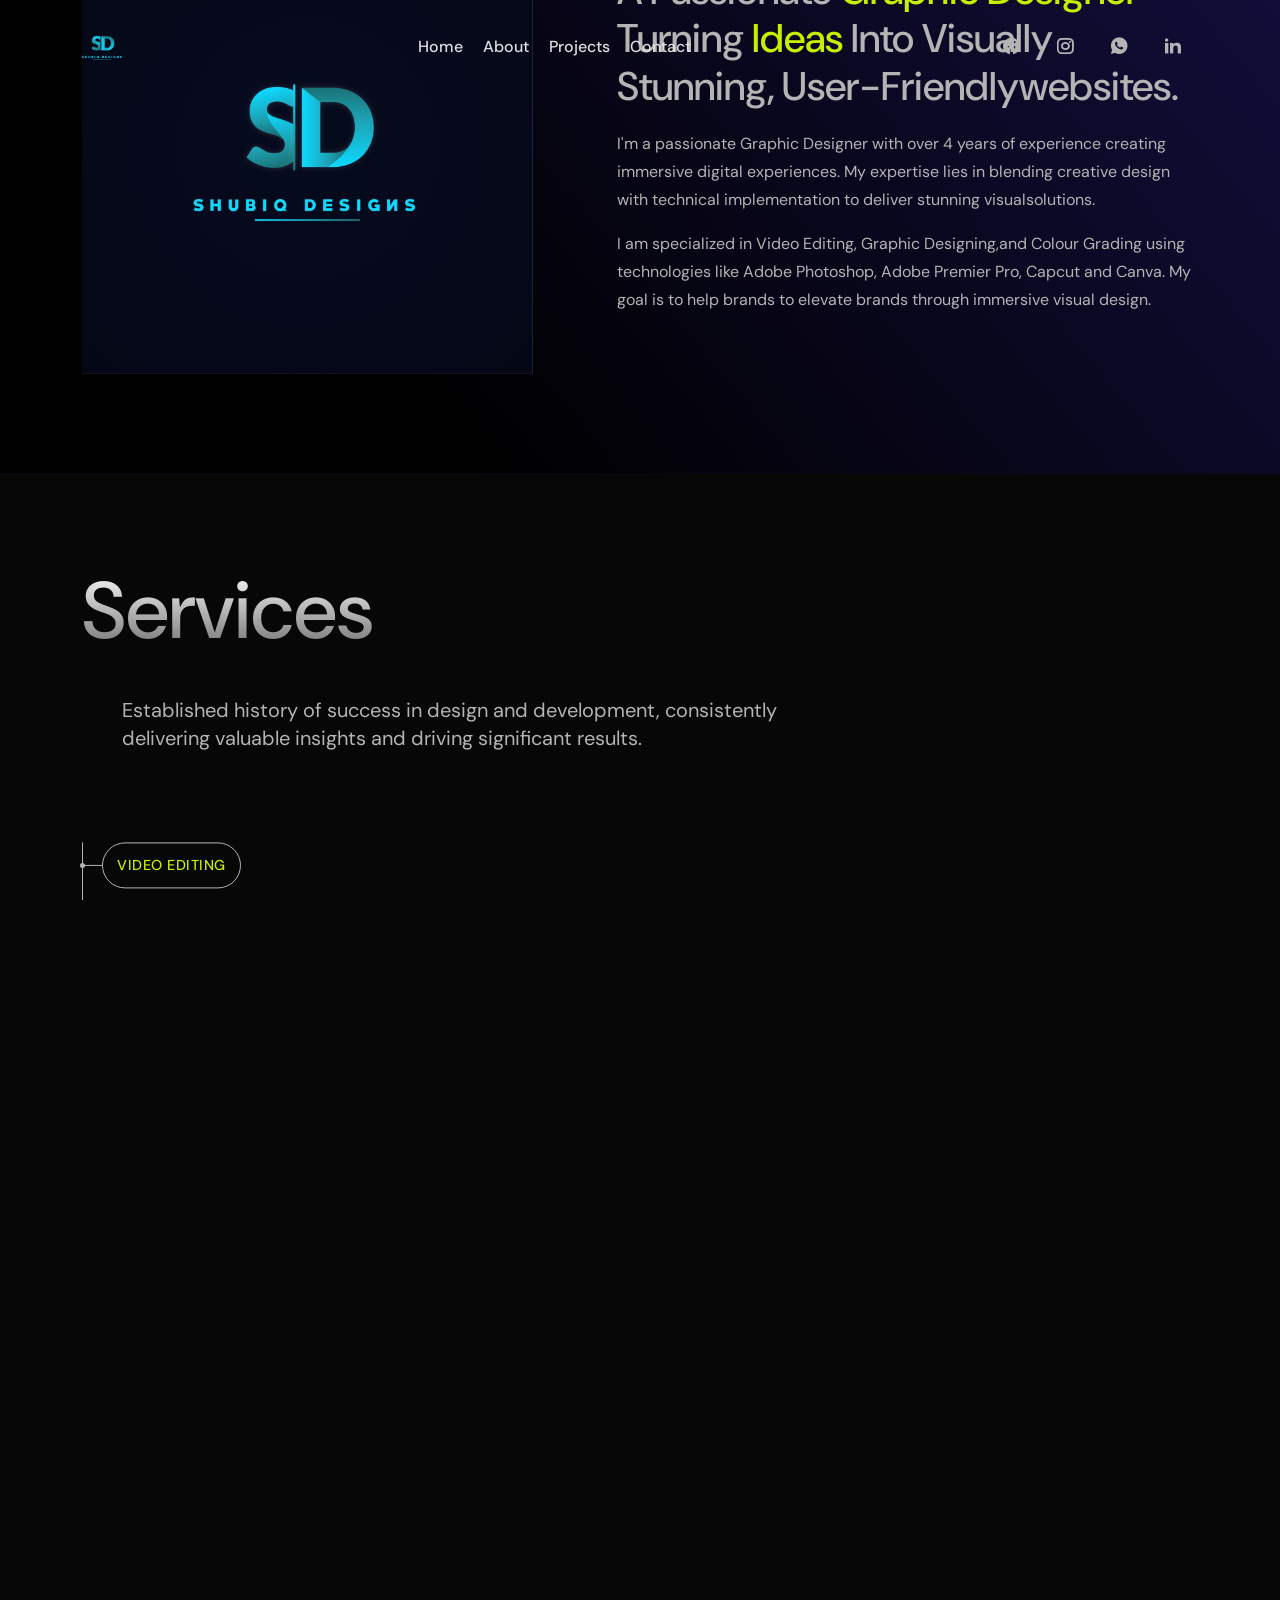
<file: about.html>
<html lang="en">
  <head>
    <!-- META -->
    <meta charset="utf-8" />
    <meta http-equiv="X-UA-Compatible" content="IE=edge" />
    <meta name="viewport" content="width=device-width, initial-scale=1" />
    <meta name="description" content="Shubiqdesigns Portfolio" />
    <meta
      name="keywords"
      content="personal, portfolio new, html, one page, bootstrap, new html template, design, creative, onepage, clean, modern"
    />
    <meta name="author" content="Tanvir Hossain" />
    <!-- PAGE TITLE -->
    <title>Shubiq Designs Portfolio</title>
    <!-- FAVICON ICON -->
    <link
      rel="shortcut icon"
      href="assets/images/favicon.png"
      type="image/x-icon"
    />
    <!-- ALL GOOGLE FONTS -->
    <link rel="preconnect" href="https://fonts.googleapis.com" />
    <link rel="preconnect" href="https://fonts.gstatic.com" crossorigin />
    <link
      href="https://fonts.googleapis.com/css2?family=DM+Sans:ital,opsz,wght@0,9..40,100..1000;1,9..40,100..1000&display=swap"
      rel="stylesheet"
    />
    <!-- BOOTSTRAP CSS -->
    <link rel="stylesheet" href="assets/css/bootstrap.min.css" />
    <!-- FONT AWESOME CSS -->
    <link rel="stylesheet" href="assets/fonts/remixicon.css" />
    <!-- MAGNIFIC CSS -->
    <link rel="stylesheet" href="assets/css/magnific-popup.css" />
    <!-- NICE SELECT CSS -->
    <link rel="stylesheet" href="assets/css/nice-select.min.css" />
    <!-- ANIMATE CSS -->
    <link rel="stylesheet" href="assets/css/animate.min.css" />
    <!-- SLICK CSS -->
    <link rel="stylesheet" href="assets/css/slick.min.css" />
    <!-- SPACING CSS -->
    <link rel="stylesheet" href="assets/css/spacing.css" />
    <!-- MAIN STYLE CSS -->
    <link rel="stylesheet" href="assets/css/style.css" />
    <!-- RESPONSIVE CSS -->
    <link rel="stylesheet" href="assets/css/responsive.css" />
    <!-- HTML5 shim and Respond.js IE8 support of HTML5 elements and media queries -->
    <!-- WARNING: Respond.js doesn't work if you view the page via file:// -->
    <!--[if lt IE 9]>
      <script src="https://oss.maxcdn.com/html5shiv/3.7.2/html5shiv.min.js"></script>
      <script src="https://oss.maxcdn.com/respond/1.4.2/respond.min.js"></script>
    <![endif]-->
  </head>

  <body>
    <!-- START MAGIC CURSOR AND BALL AREA-->
    <div id="magic-cursor">
      <div id="ball"></div>
    </div>
    <div id="magic-cursor">
      <div id="ball"></div>
    </div>
    <!-- / END MAGIC CURSOR AND BALL AREA-->
    <!-- START MENU DESIGN AREA -->
    <header class="main-header">
      <div class="header-upper">
        <div class="container">
          <div class="header-inner d-flex align-items-center">
            <!-- START LOGO DESIGN AREA -->
            <div class="logo-outer">
              <div class="logo">
                <a href="index.html"
                  ><img
                    src="assets/images/logos/SD no bg.png"
                    alt="Logo"
                    title="Logo"
                /></a>
              </div>
            </div>
            <!-- / END LOGO DESIGN AREA -->
            <!-- START NAV DESIGN AREA -->
            <div class="nav-outer clearfix mx-auto">
              <!-- Main Menu -->
              <nav class="main-menu navbar-expand-lg">
                <div class="navbar-header">
                  <div class="mobile-logo">
                    <a href="index.html">
                      <img
                        src="assets/images/logos/SD no bg.png"
                        alt="Logo"
                        title="Logo"
                    /></a>
                  </div>
                  <!-- Toggle Button -->
                  <button
                    type="button"
                    class="navbar-toggle"
                    data-bs-toggle="collapse"
                    data-bs-target=".navbar-collapse"
                  >
                    <span class="icon-bar"></span>
                    <span class="icon-bar"></span>
                    <span class="icon-bar"></span>
                  </button>
                </div>
                <div class="navbar-collapse collapse">
                  <ul class="navigation clearfix">
                    <li>
                      <a class="nav-link-click" href="index.html">Home</a>
                    </li>
                    <li>
                      <a class="nav-link-click" href="about.html">about</a>
                    </li>
                    <li>
                      <a class="nav-link-click" href="projects.html"
                        >Projects</a
                      >
                    </li>
                    <li>
                      <a class="nav-link-click" href="contact.html">Contact</a>
                    </li>
                  </ul>
                </div>
              </nav>
              <!-- / END NAV DESIGN AREA -->
            </div>
            <div class="about-social text-center">
              <ul>
                <li>
                  <a
                    href="https://www.facebook.com/share/19Z2gW4oHY/"
                    target="_blank"
                    ><i class="ri-facebook-circle-fill"></i
                  ></a>
                </li>
                <li>
                  <a
                    href="https://www.instagram.com/shubam_patil_05?igsh=MXB4Nm52MzB0azU4cA=="
                    target="_blank"
                    ><i class="ri-instagram-line"></i
                  ></a>
                </li>
                <li>
                  <a href="https://wa.me/+918123923605" target="_blank"
                    ><i class="ri-whatsapp-fill"></i
                  ></a>
                </li>
                <li>
                  <a
                    href="https://in.linkedin.com/in/shanmukgouda-v-patil-72669b342"
                    target="_blank"
                    ><i class="ri-linkedin-fill"></i
                  ></a>
                </li>
              </ul>
            </div>
          </div>
        </div>
      </div>
    </header>
    <!-- / END MENU DESIGN AREA -->
    <!-- START MENU DESIGN AREA -->
    <div id="smooth-wrapper">
      <div id="smooth-content">
        <main class="main-bg o-hidden">
          <!-- START HEADER DESIGN AREA -->
          <section class="single-page-hero-area">
            <div class="container">
              <div class="row align-items-center">
                <div class="col-lg-12">
                  <h2>About me</h2>
                  <p>
                    I'm a passionate Graphic Designer & Digital Marketing expert
                    creating immersive digital experiences.
                  </p>
                </div>
              </div>
              <div class="row">
                <!-- START COUNTER DESIGN AREA -->
                <div class="col-6 col-lg-3">
                  <div class="hero-counter-area wow fadeInUp delay-0-4s">
                    <div class="counter-item counter-text-wrap">
                      <span
                        class="count-text plus"
                        data-speed="3000"
                        data-stop="5"
                        >5</span
                      >
                      <span class="counter-title">Years Of Experience</span>
                    </div>
                  </div>
                </div>
                <!-- / END COUNTER DESIGN AREA -->
                <!-- START COUNTER DESIGN AREA -->
                <div class="col-6 col-lg-3">
                  <div class="hero-counter-area wow fadeInUp delay-0-4s">
                    <div class="counter-item counter-text-wrap">
                      <span
                        class="count-text k-plus"
                        data-speed="3000"
                        data-stop="1"
                        >1</span
                      >
                      <span class="counter-title">Complete Projects</span>
                    </div>
                  </div>
                </div>
                <!-- / END COUNTER DESIGN AREA -->
                <!-- START COUNTER DESIGN AREA -->
                <div class="col-6 col-lg-3">
                  <div class="hero-counter-area wow fadeInUp delay-0-4s">
                    <div class="counter-item counter-text-wrap">
                      <span
                        class="count-text plus"
                        data-speed="3000"
                        data-stop="50"
                        >50</span
                      >
                      <span class="counter-title">Client Satisfactions</span>
                    </div>
                  </div>
                </div>
                <!-- / END COUNTER DESIGN AREA -->
                <!-- START COUNTER DESIGN AREA -->
                <div class="col-6 col-lg-3">
                  <div class="hero-counter-area wow fadeInUp delay-0-4s">
                    <div class="counter-item counter-text-wrap">
                      <span
                        class="count-text plus"
                        data-speed="3000"
                        data-stop="78"
                        >78</span
                      >
                      <span class="counter-title">Cup of coffee</span>
                    </div>
                  </div>
                </div>
                <!-- / END COUNTER DESIGN AREA -->
              </div>
            </div>
          </section>
          <!-- / END HEADER DESIGN AREA -->
          <!-- START ABOUT DESIGN AREA -->
          <section id="about" class="about-area">
            <div class="container">
              <div class="container-inner">
                <div class="row align-items-center">
                  <!-- START ABOUT IMAGE DESIGN AREA -->
                  <div class="col-lg-5">
                    <div class="about-image-part wow fadeInUp delay-0-3s">
                      <img
                        src="assets/images/about/SD logo.jpg"
                        alt="About Me"
                      />
                    </div>
                  </div>
                  <!-- / END ABOUT IMAGE DESIGN AREA -->
                  <!-- START ABOUT TEXT DESIGN AREA -->
                  <div class="col-lg-7">
                    <div class="about-content-part wow fadeInUp delay-0-5s">
                      <h2>
                        A passionate <span>Graphic designer</span> turning
                        <span>ideas</span> into visually stunning,
                        user-friendlywebsites.
                      </h2>
                      <p>
                        I'm a passionate Graphic Designer with over 4 years of
                        experience creating immersive digital experiences. My
                        expertise lies in blending creative design with
                        technical implementation to deliver stunning
                        visualsolutions.
                      </p>
                      <p>
                        I am specialized in Video Editing, Graphic Designing,and
                        Colour Grading using technologies like Adobe Photoshop,
                        Adobe Premier Pro, Capcut and Canva. My goal is to help
                        brands to elevate brands through immersive visual
                        design.
                      </p>
                    </div>
                  </div>
                  <!-- / END ABOUT TEXT DESIGN AREA -->
                </div>
              </div>
            </div>
          </section>
          <!-- / END ABOUT DESIGN AREA -->
          <!-- START RESUME EXPERIENCE DESIGN AREA -->
          <div class="resume-area" id="resume">
            <div class="container">
              <div class="container-inner">
                <div class="row">
                  <div class="col-xl-12 col-lg-12">
                    <div class="section-title mb-40 wow fadeInUp delay-0-2s">
                      <h2>Services</h2>
                      <p>
                        Established history of success in design and
                        development, consistently delivering valuable insights
                        and driving significant results.
                      </p>
                    </div>
                  </div>
                </div>
                <div class="row">
                  <div class="col-xl-10">
                    <div class="resume-wrapper wow fadeInUp delay-0-2s">
                      <!-- START SINGLE EXPERIENCE DESIGN AREA -->
                      <div class="resume-box">
                        <span class="resume-date">Video Editing</span>
                        <h5 class="fw-medium">Adobe Premier Pro</h5>
                        <p>
                          Transforming raw footage into engaging, high-impact
                          visual content
                        </p>
                      </div>
                      <!-- / END SINGLE EXPERIENCE DESIGN AREA -->
                      <!-- START SINGLE EXPERIENCE DESIGN AREA -->
                      <div class="resume-box">
                        <span class="resume-date">Graphic Designing</span>
                        <h5 class="fw-medium">
                          Adobe Photoshop and Illustrator
                        </h5>
                        <p>
                          Professional graphics tailored to brand identity and
                          audience needs
                        </p>
                      </div>
                      <!-- / END SINGLE EXPERIENCE DESIGN AREA -->
                      <!-- START SINGLE EXPERIENCE DESIGN AREA -->
                      <div class="resume-box">
                        <span class="resume-date">Digital marketing</span>
                        <h5 class="fw-medium">Growth Marketing.</h5>
                        <p>
                          Building digital experiences that attract, convert
                          andretain customers
                        </p>
                      </div>
                      <!-- / END SINGLE EXPERIENCE DESIGN AREA -->
                      <!-- START SINGLE EXPERIENCE DESIGN AREA -->
                      <div class="resume-box">
                        <span class="resume-date">Logo Design & Branding</span>
                        <h5 class="fw-medium">Design and growth</h5>
                        <p>
                          Building visual identities that align with your brand
                          vision
                        </p>
                      </div>
                      <!-- / END SINGLE EXPERIENCE DESIGN AREA -->
                    </div>
                  </div>
                </div>
              </div>
            </div>
          </div>
          <!-- / END RESUME EXPERIENCE DESIGN AREA -->
          <!-- START OTHER SERVICE DESIGN AREA -->
          <section id="services" class="services-area">
            <div class="container">
              <div class="container-inner">
                <div class="row">
                  <div class="col-xl-12 col-lg-12">
                    <div class="section-title mb-40 wow fadeInUp delay-0-2s">
                      <h2>Other Services</h2>
                      <p>
                        My Services Pave the Way for Exceptional Experiences,
                        Where Quality and Commitment Define Every Interaction."
                      </p>
                    </div>
                  </div>
                </div>
                <div class="row">
                  <!-- START SINGLE SERVICE DESIGN AREA -->
                  <div class="col-lg-4 col-md-4">
                    <div class="service-item wow fadeInUp delay-0-2s">
                      <div class="content">
                        <i class="ri-contact-fill"></i>
                        <h4>E-book & Book Cover Design</h4>
                        <p>
                          Professional e-book layouts designed for clarity and
                          engagement
                        </p>
                      </div>
                    </div>
                  </div>
                  <!-- / END SINGLE SERVICE DESIGN AREA -->
                  <!-- START SINGLE SERVICE DESIGN AREA -->
                  <div class="col-lg-4 col-md-4">
                    <div class="service-item wow fadeInUp delay-0-4s">
                      <div class="content">
                        <i class="ri-contact-line"></i>
                        <h4>Business Card Design</h4>
                        <p>
                          Modern business cards that reflect your brand identity
                        </p>
                      </div>
                    </div>
                  </div>
                  <!-- / END SINGLE SERVICE DESIGN AREA -->
                  <!-- START SINGLE SERVICE DESIGN AREA -->
                  <div class="col-lg-4 col-md-4">
                    <div class="service-item wow fadeInUp delay-0-6s">
                      <div class="content">
                        <i class="ri-contact-card-line"></i>
                        <h4>Presentation Design (PPT)</h4>
                        <p>
                          Visually engaging presentations that communicate ideas
                          effectively
                        </p>
                      </div>
                    </div>
                  </div>
                  <!-- / END SINGLE SERVICE DESIGN AREA -->
                  <!-- START SINGLE SERVICE DESIGN AREA -->
                  <div class="col-lg-4 col-md-4">
                    <div class="service-item wow fadeInUp delay-0-6s">
                      <div class="content">
                        <i class="ri-contact-card-line"></i>
                        <h4>Social Media Marketing (SMM)</h4>
                        <p>
                          Strategic social media marketing to grow your brand
                          online
                        </p>
                      </div>
                    </div>
                  </div>
                  <!-- / END SINGLE SERVICE DESIGN AREA -->
                  <!-- START SINGLE SERVICE DESIGN AREA -->
                  <div class="col-lg-4 col-md-4">
                    <div class="service-item wow fadeInUp delay-0-6s">
                      <div class="content">
                        <i class="ri-contact-card-line"></i>
                        <h4>Poster & Banner Design</h4>
                        <p>
                          Eye-catching promotional materials for any purpose.
                        </p>
                      </div>
                    </div>
                  </div>
                  <!-- / END SINGLE SERVICE DESIGN AREA -->
                  <!-- START SINGLE SERVICE DESIGN AREA -->
                  <div class="col-lg-4 col-md-4">
                    <div class="service-item wow fadeInUp delay-0-6s">
                      <div class="content">
                        <i class="ri-contact-card-fill"></i>
                        <h4>Brochure & Flyer Design</h4>
                        <p>
                          Creative brochures and flyers designed for impactful
                          promotions
                        </p>
                      </div>
                    </div>
                  </div>
                  <!-- / END SINGLE SERVICE DESIGN AREA -->
                  <!-- START SINGLE SERVICE DESIGN AREA -->
                  <div class="col-lg-4 col-md-4">
                    <div class="service-item wow fadeInUp delay-0-6s">
                      <div class="content">
                        <i class="ri-contact-card-fill"></i>
                        <h4>Content Writing</h4>
                        <p>
                          High-quality content writing that informs, engages,
                          and converts
                        </p>
                      </div>
                    </div>
                  </div>
                  <!-- / END SINGLE SERVICE DESIGN AREA -->
                  <!-- START SINGLE SERVICE DESIGN AREA -->
                  <div class="col-lg-4 col-md-4">
                    <div class="service-item wow fadeInUp delay-0-6s">
                      <div class="content">
                        <i class="ri-contact-card-fill"></i>
                        <h4>Event Photography</h4>
                        <p>
                          Professional event photography capturing moments and
                          lasting memories
                        </p>
                      </div>
                    </div>
                  </div>
                  <!-- / END SINGLE SERVICE DESIGN AREA -->
                  <!-- START SINGLE SERVICE DESIGN AREA -->
                  <div class="col-lg-4 col-md-4">
                    <div class="service-item wow fadeInUp delay-0-6s">
                      <div class="content">
                        <i class="ri-contact-card-fill"></i>
                        <h4>Website Design</h4>
                        <p>
                          Responsive website designs that elevate your online
                          presence
                        </p>
                      </div>
                    </div>
                  </div>
                  <!-- / END SINGLE SERVICE DESIGN AREA -->
                </div>
              </div>
            </div>
          </section>
          <!-- / END SERVICE DESIGN AREA -->
          <!-- START CALL TO ACTION DESIGN AREA -->
          <section class="call-to-action-area">
            <div class="container">
              <div class="row">
                <!-- START ABOUT TEXT DESIGN AREA -->
                <div class="col-lg-12">
                  <div
                    class="call-to-action-part wow fadeInUp delay-0-2s text-center"
                  >
                    <h2>Are You Ready to kickstart your project?</h2>
                    <p>
                      Reach out and let's make it happen ✨. I'm available for
                      all the opportunities to push the boundaries of design and
                      deliver exceptional work.
                    </p>
                    <div class="hero-btns">
                      <a
                        href="contact.html"
                        class="theme-btn call-to-action-button"
                        >Let's Talk <i class="ri-download-line"></i
                      ></a>
                    </div>
                  </div>
                </div>
                <!-- / END ABOUT TEXT DESIGN AREA -->
              </div>
            </div>
          </section>
          <!--  // END CALL TO ACTION DESIGN AREA -->
          <!-- START FOOTER DESIGN AREA -->
          <footer class="main-footer">
            <div class="footer-bottom pt-50 pb-40">
              <div class="container">
                <div class="row">
                  <div class="col-lg-12 text-center">
                    <div class="copyright-text">
                      <p>
                        &copy;Copyright
                        <a href="index.html">Shubiqdesigns</a> All Rights
                        Reserved.
                      </p>
                    </div>
                  </div>
                </div>
              </div>
            </div>
          </footer>
        </main>
      </div>
    </div>
    <!-- / END FOOTER DESIGN AREA -->
    <!-- START SCROOL UP DESIGN AREA -->
    <div class="progress-wrap cursor-pointer">
      <i class="ri-arrow-up-s-line"></i>
      <svg
        class="progress-circle svg-content"
        width="100%"
        height="100%"
        viewBox="-1 -1 102 102"
      >
        <path d="M50,1 a49,49 0 0,1 0,98 a49,49 0 0,1 0,-98" />
      </svg>
    </div>
    <!-- / END SCROOL UP DESIGN AREA -->
    <!-- JQUERY JS -->
    <script src="assets/js/jquery-3.6.0.min.js"></script>
    <!-- BOOTSTRAP JS-->
    <script src="assets/js/bootstrap.min.js"></script>
    <!-- APPEAR JS -->
    <script src="assets/js/appear.min.js"></script>
    <!-- MAGNIFICANT JS -->
    <script src="assets/js/jquery.magnific-popup.min.js"></script>
    <!-- SLICK JS-->
    <script src="assets/js/slick.min.js"></script>
    <!-- GSAP AND LOCOMOTIV JS-->
    <script src="assets/js/gsap.min.js"></script>
    <script src="assets/js/ScrollSmoother.min.js"></script>
    <script src="assets/js/ScrollTrigger.min.js"></script>
    <script src="assets/js/smoother-script.js"></script>
    <!-- NICE SELECT JS-->
    <script src="assets/js/jquery.nice-select.min.js"></script>
    <!-- IMAGE LOADER JS-->
    <script src="assets/js/imagesloaded.pkgd.min.js"></script>
    <!-- ISOTOPE JS-->
    <script src="assets/js/isotope.pkgd.min.js"></script>
    <!--  WOW ANIMATION JS-->
    <script src="assets/js/wow.min.js"></script>
    <!-- SCRIPT JS-->
    <script src="assets/js/script.js"></script>
  </body>
</html>
</file>
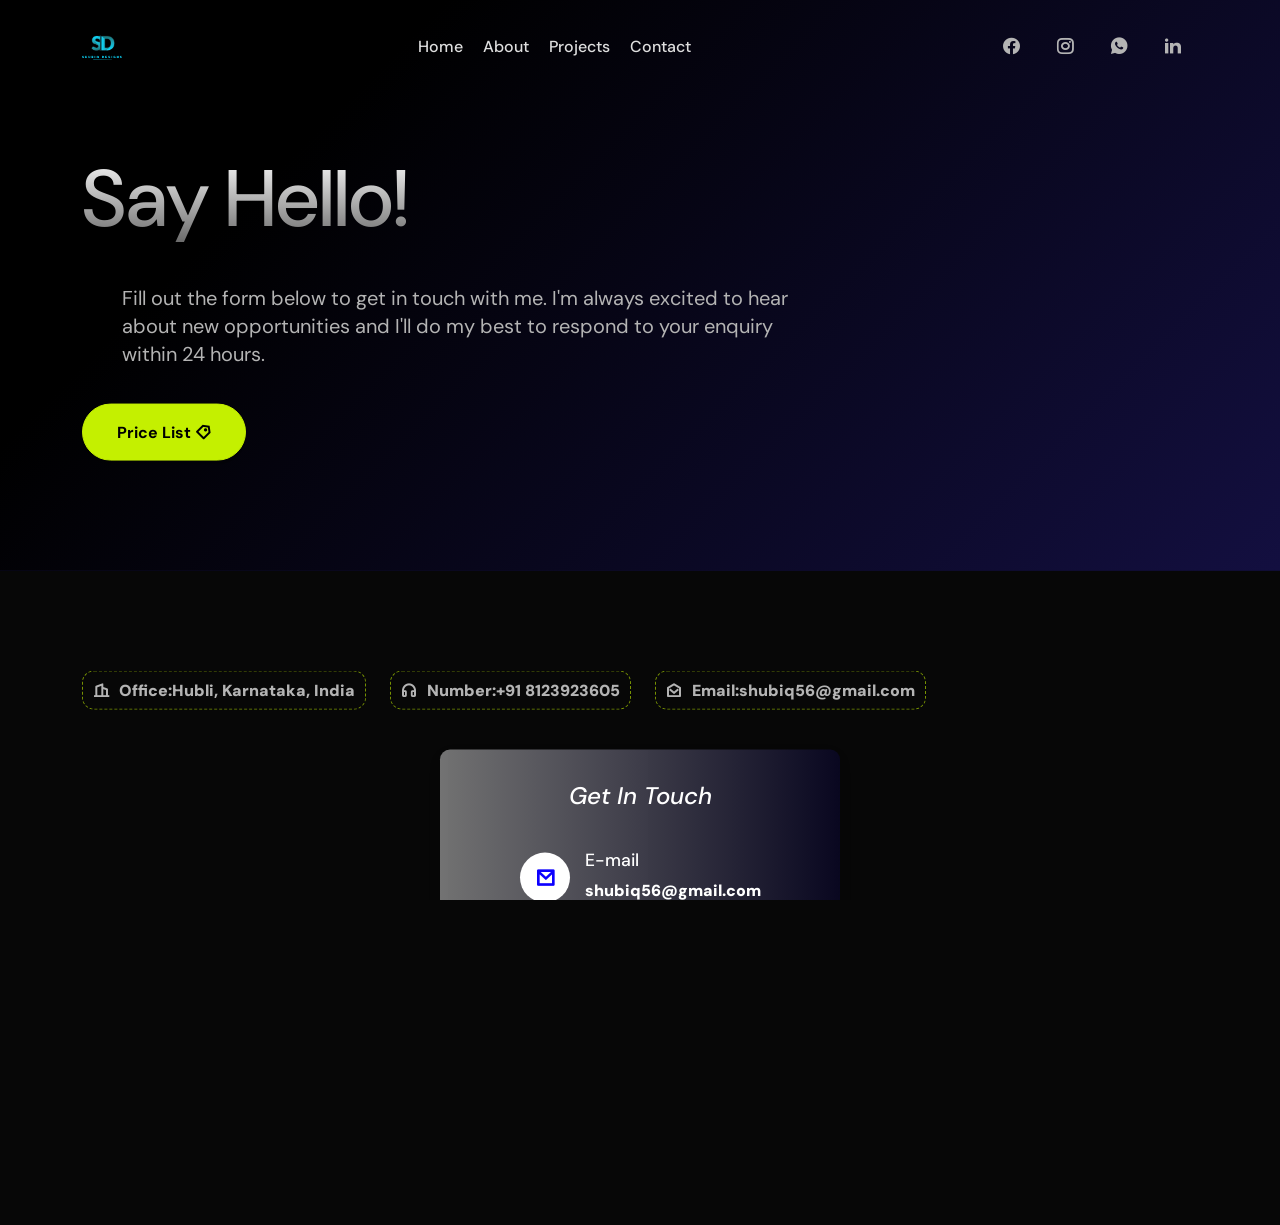
<file: contact.html>
<html lang="en">

<head>
    <!-- META -->
    <meta charset="utf-8">
    <meta http-equiv="X-UA-Compatible" content="IE=edge">
    <meta name="viewport" content="width=device-width, initial-scale=1">
    <meta name="description" content="Shubiqdesigns Portfolio">
    <meta name="keywords" content="personal, portfolio new, html, one page, bootstrap, new html template, design, creative, onepage, clean, modern">
    <meta name="author" content="Tanvir Hossain">
    <!-- PAGE TITLE -->
    <title>Shubiq Designs Portfolio</title>
    <!-- FAVICON ICON -->
    <link rel="shortcut icon" href="assets/images/favicon.png" type="image/x-icon" />
    <!-- ALL GOOGLE FONTS -->
    <link rel="preconnect" href="https://fonts.googleapis.com">
    <link rel="preconnect" href="https://fonts.gstatic.com" crossorigin>
    <link href="https://fonts.googleapis.com/css2?family=DM+Sans:ital,opsz,wght@0,9..40,100..1000;1,9..40,100..1000&display=swap" rel="stylesheet">
    <!-- BOOTSTRAP CSS -->
    <link rel="stylesheet" href="assets/css/bootstrap.min.css" />
    <!-- FONT AWESOME CSS -->
    <link rel="stylesheet" href="assets/fonts/remixicon.css" />
    <!-- MAGNIFIC CSS -->
    <link rel="stylesheet" href="assets/css/magnific-popup.css">
    <!-- NICE SELECT CSS -->
    <link rel="stylesheet" href="assets/css/nice-select.min.css" />
    <!-- ANIMATE CSS -->
    <link rel="stylesheet" href="assets/css/animate.min.css" />
    <!-- SLICK CSS -->
    <link rel="stylesheet" href="assets/css/slick.min.css" />
    <!-- SPACING CSS -->
    <link rel="stylesheet" href="assets/css/spacing.css" />
    <!-- MAIN STYLE CSS -->
    <link rel="stylesheet" href="assets/css/style.css" />
    <!-- RESPONSIVE CSS -->
    <link rel="stylesheet" href="assets/css/responsive.css">
</head>
<body>
    <!-- START MAGIC CURSOR AND BALL AREA-->
    <div id="magic-cursor">
        <div id="ball"></div>
    </div>
    <!-- / END MAGIC CURSOR AND BALL AREA-->
    <!-- START MENU DESIGN AREA -->
    <header class="main-header">
        <div class="header-upper">
            <div class="container">
                <div class="header-inner d-flex align-items-center">
                    <!-- START LOGO DESIGN AREA -->
                    <div class="logo-outer">
                        <div class="logo"><a href="index.html"><img src="assets/images/logos/SD no bg.png" alt="Logo" title="Logo" /></a>
                        </div>
                    </div>
                    <!-- / END LOGO DESIGN AREA -->
                    <!-- START NAV DESIGN AREA -->
                    <div class="nav-outer clearfix mx-auto">
                        <!-- Main Menu -->
                        <nav class="main-menu navbar-expand-lg">
                            <div class="navbar-header">
                                <div class="mobile-logo">
                                    <a href="index.html"><img src="assets/images/logos/SD no bg.png" alt="Logo" title="Logo" /></a>
                                </div>
                                <!-- Toggle Button -->
                                <button type="button" class="navbar-toggle" data-bs-toggle="collapse" data-bs-target=".navbar-collapse">
                                    <span class="icon-bar">Facebook</span>
                                    <span class="icon-bar">Instagram</span>
                                    <span class="icon-bar">WhatsApp</span>
                                    <span class="icon-bar">LinkedIn</span>
                                </button>
                            </div>
                            <div class="navbar-collapse collapse">
                                <ul class="navigation clearfix">
                                    <li><a class="nav-link-click" href="index.html">Home</a></li>
                                    <li><a class="nav-link-click" href="about.html">about</a></li>
                                    <li><a class="nav-link-click" href="projects.html">Projects</a></li>
                                    <li><a class="nav-link-click" href="contact.html">Contact</a></li>
                                </ul>
                            </div>
                        </nav>
                        <!-- / END NAV DESIGN AREA -->
                    </div>
                    <div class="about-social text-center">
                        <ul>
                            <li><a href="https://www.facebook.com/share/19Z2gW4oHY/" target="_blank"><i class="ri-facebook-circle-fill"></i></a></li>
                            <li><a href="https://www.instagram.com/shubam_patil_05?igsh=MXB4Nm52MzB0azU4cA==" target="_blank"><i class="ri-instagram-line"></i></a></li>
                            <li><a href="https://wa.me/+918123923605" target="_blank"><i class="ri-whatsapp-fill"></i></a></li>
                            <li><a href="https://in.linkedin.com/in/shanmukgouda-v-patil-72669b342" target="_blank"><i class="ri-linkedin-fill"></i></a></li>
                        </ul>
                    </div>
                </div>
            </div>
        </div>
    </header>
    <!-- / END MENU DESIGN AREA -->
    <!-- START MENU DESIGN AREA -->
    <div id="smooth-wrapper">
        <div id="smooth-content">
            <main class="main-bg">
                <!-- START HEADER DESIGN AREA -->
                <section class="single-page-hero-area">
                    <div class="container">
                        <div class="row align-items-center">
                            <div class="col-lg-12">
                                <h2>Say Hello!</h2>
                                <p>Fill out the form below to get in touch with me. I'm always excited to hear about new opportunities and I'll do my best to respond to your enquiry within 24 hours.</p>
                                <a href="Price list.html" class="theme-btn" style="margin-top: 20px; display: inline-flex; align-items: center; gap: 10px;"><b>Price List<b><i class="ri-price-tag-3-line"></i></a>
                            </div>
                        </div>
                    </div>
                </section>
                <!-- / END HEADER DESIGN AREA -->
                <!-- START CONTACT DESIGN AREA -->
                <section id="contact" class="contact-area">
                    <div class="container">
                        <div class="container-inner">
                            <div class="row">
                                <!-- START CONTACT FORM DESIGN AREA -->
                                <div class="col-lg-12">
                                    <ul class="extra-skills wow fadeInUp delay-0-2s pb-30">
                                        <li><i class="ri-building-2-line"></i>Office:Hubli, Karnataka, India</li>
                                        <li><i class="ri-headphone-line"></i>Number:+91 8123923605</li>
                                        <li><i class="ri-mail-open-line"></i>Email:shubiq56@gmail.com</li>
                                    </ul>
                        <div style="flex: 1; min-width: 300px; background: linear-gradient(to right, #9f9f9fb5, #090720); padding: 30px; border-radius: 10px; box-shadow: 0 5px 15px rgba(0,0,0,0.05); max-width: 400px; margin: 0 auto;">
                            <h3 style="color: #ffffff; margin-bottom: 20px; font-size: 1.5rem; text-align: center; font-style: italic;">Get In Touch</h3>
                            <div style="margin-bottom: 25px;">
                                <div style="display: flex; align-items: center; justify-content: center; margin-bottom: 20px;">
                                </div>
                                <div style="display: flex; align-items: center; justify-content: center;">
                                    <div style="width: 50px; height: 50px; background: #ffffff; border-radius: 50%; display: flex; align-items: center; justify-content: center; margin-right: 15px;">
                                        <i class="ri-mail-line" style="color: #0d00ff; font-size: 20px;"></i>
                                    </div>
                                    <div>
                                        <h4 style="margin: 0 0 5px 0; font-size: 1.1rem; color: #ffffff;">E-mail</h4>
                                        <a href="mailto:shubiq56@gmail.com" style="color: #ffffff; text-decoration: none; font-size: 1rem;">shubiq56@gmail.com</a>
                                    </div>
                                </div>
                            </div>
                            <div style="text-align: center;">
                                <a href="https://wa.me/918123923605" onclick="showThankYou()" style="display: inline-flex; align-items: center; justify-content: center; padding: 12px 25px; background: #25D366; color: white; border-radius: 30px; text-decoration: none; font-weight: 500; transition: all 0.3s; margin-bottom: 10px;">
                                    <i class="ri-whatsapp-fill" style="margin-right: 10px; font-size: 20px;"></i> Chat on WhatsApp</a>
                                <br>
                                <a href="https://forms.gle/iBPwmvB8krbSTK986" target="_blank" rel="noopener noreferrer" style="display: inline-flex; align-items: center; justify-content: center; padding: 12px 25px; background: #6c63ff; color: white; border-radius: 30px; text-decoration: none; font-weight: 500; transition: all 0.3s;">
                                    <i class="ri-file-list-3-line" style="margin-right: 10px; font-size: 20px;"></i> Fill Contact Form</a>
                            </div>
                        </div>
                    </div>
                </div>
                                <!-- / END CONTACT FORM DESIGN AREA -->
                            </div>
                        </div>
                    </div>
                </section>
                <!-- / END CONTACT DESIGN AREA -->
                <!-- START FOOTER DESIGN AREA -->
                <footer class="main-footer">
                    <div class="footer-bottom pt-50 pb-40">
                        <div class="container">
                            <div class="row">
                                <div class="col-lg-12 text-center">
                                    <div class="copyright-text">
                                        <p>&copy;Copyright <a href="index.html">Shubiqdesigns</a> All Rights Reserved.</p>
                                    </div>
                                </div>
                            </div>
                        </div>
                    </div>
                </footer>
            </main>
        </div>
    </div>
    <!-- / END FOOTER DESIGN AREA -->
    <!-- START SCROOL UP DESIGN AREA -->
    <div class="progress-wrap cursor-pointer">
        <i class="ri-arrow-up-s-line"></i>
        <svg class="progress-circle svg-content" width="100%" height="100%" viewBox="-1 -1 102 102">
            <path d="M50,1 a49,49 0 0,1 0,98 a49,49 0 0,1 0,-98" />
        </svg>
    </div>
    <!-- / END SCROOL UP DESIGN AREA -->
    <!-- JQUERY JS -->
    <script src="assets/js/jquery-3.6.0.min.js"></script>
    <!-- BOOTSTRAP JS-->
    <script src="assets/js/bootstrap.min.js"></script>
    <!-- APPEAR JS -->
    <script src="assets/js/appear.min.js"></script>
    <!-- MAGNIFICANT JS -->
    <script src="assets/js/jquery.magnific-popup.min.js"></script>
    <!-- SLICK JS-->
    <script src="assets/js/slick.min.js"></script>
    <!-- GSAP AND LOCOMOTIV JS-->
    <script src="assets/js/gsap.min.js"></script>
    <script src="assets/js/ScrollSmoother.min.js"></script>
    <script src="assets/js/ScrollTrigger.min.js"></script>
    <script src="assets/js/smoother-script.js"></script>
    <!-- NICE SELECT JS-->
    <script src="assets/js/jquery.nice-select.min.js"></script>
    <!-- IMAGE LOADER JS-->
    <script src="assets/js/imagesloaded.pkgd.min.js"></script>
    <!-- ISOTOPE JS-->
    <script src="assets/js/isotope.pkgd.min.js"></script>
    <!--  WOW ANIMATION JS-->
    <script src="assets/js/wow.min.js"></script>
    <!-- SCRIPT JS-->
    <script src="assets/js/script.js"></script>
    <script>
function showThankYou() {
    setTimeout(() => {
        alert("Thanks You! I'll reply soon 😊");
    }, 500);
}
</script>

</body>

</html>
</file>
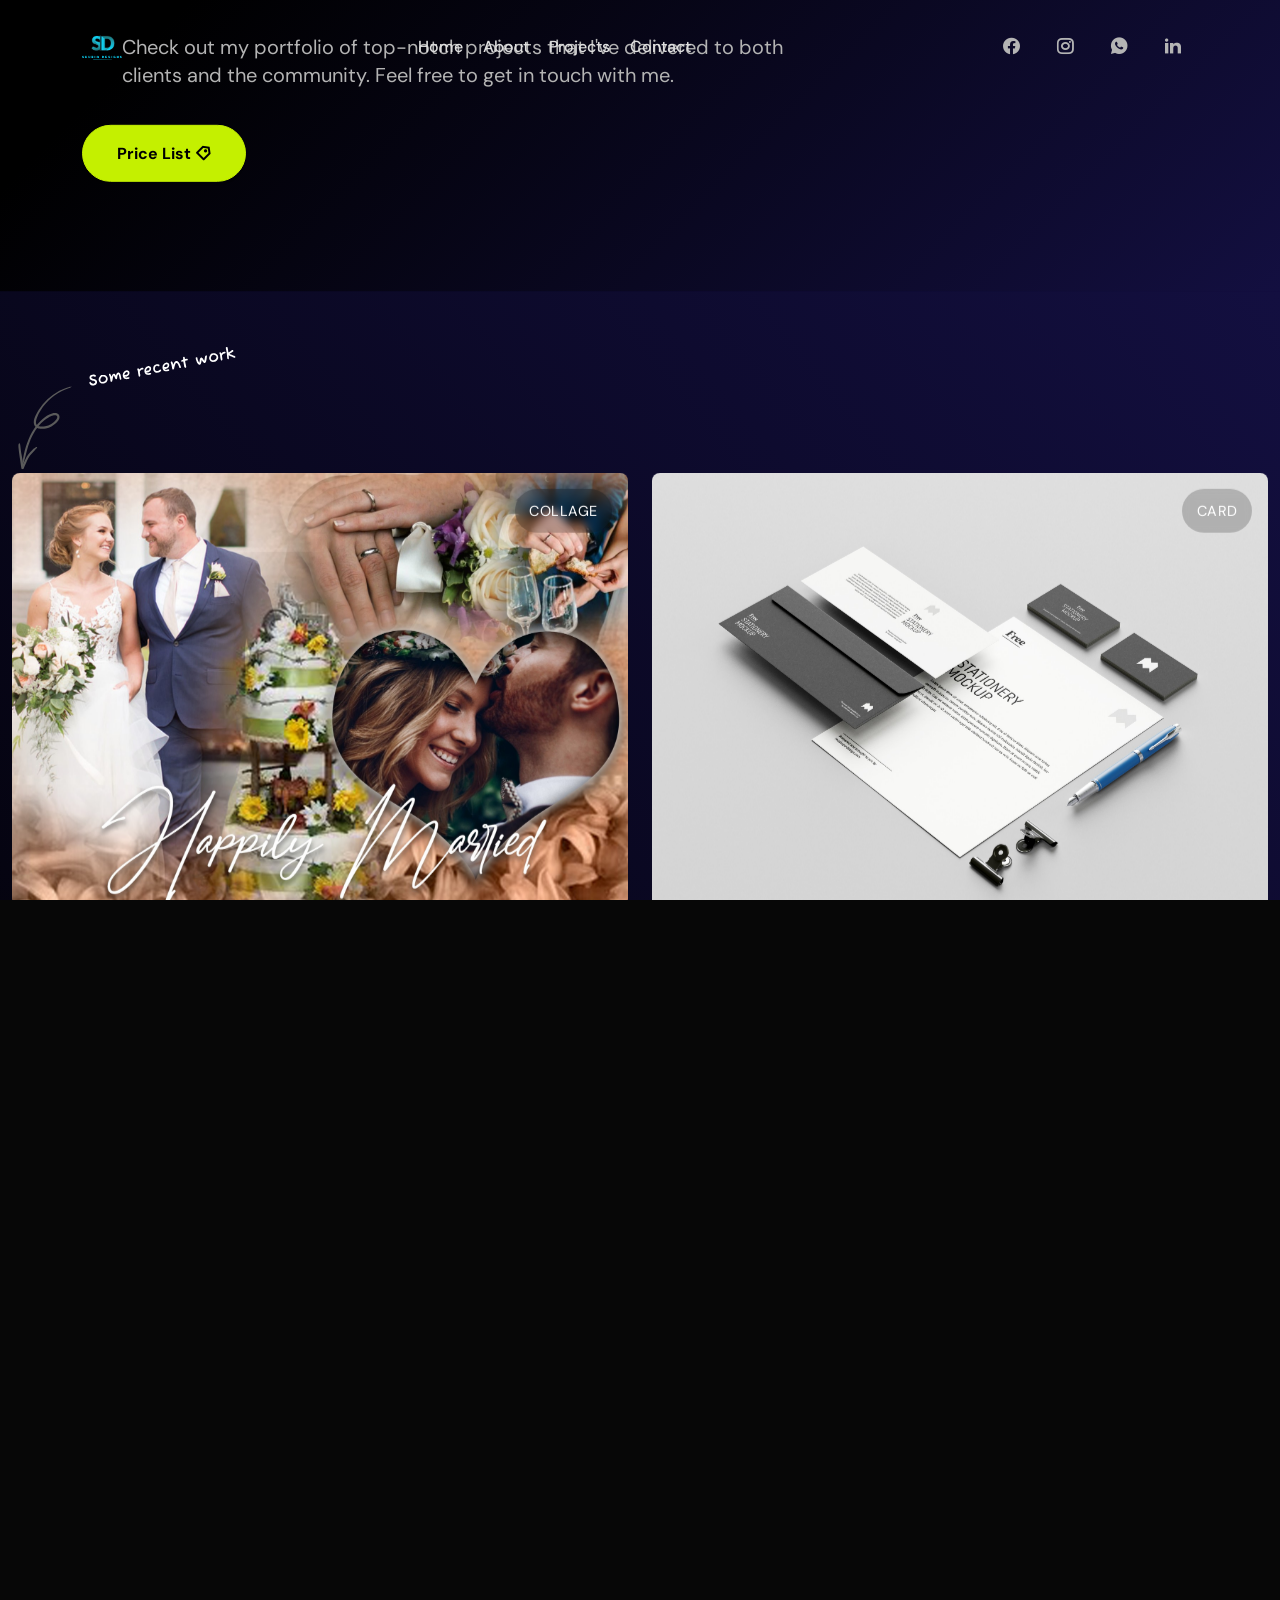
<file: projects.html>
<html lang="en">

  <head>
    <!-- META -->
    <meta charset="utf-8" />
    <meta http-equiv="X-UA-Compatible" content="IE=edge" />
    <meta name="viewport" content="width=device-width, initial-scale=1" />
    <meta
      name="description"
      content="Shubiqdesigns Portfolio"/>
    <meta name="keywords" content="personal, portfolio new, html, one page, bootstrap, new html template, design, creative, onepage, clean, modern"/>
    <meta name="author" content="Tanvir Hossain" />
    <!-- PAGE TITLE -->
    <title>Shubiq Designs Portfolio</title>
    <!-- FAVICON ICON -->
    <link rel="shortcut icon" href="assets/images/favicon.png" type="image/x-icon"/>
    <!-- ALL GOOGLE FONTS -->
    <link rel="preconnect" href="https://fonts.googleapis.com" />
    <link rel="preconnect" href="https://fonts.gstatic.com" crossorigin />
    <link href="https://fonts.googleapis.com/css2?family=DM+Sans:ital,opsz,wght@0,9..40,100..1000;1,9..40,100..1000&display=swap" rel="stylesheet"
    />
    <!-- BOOTSTRAP CSS -->
    <link rel="stylesheet" href="assets/css/bootstrap.min.css" />
    <!-- FONT AWESOME CSS -->
    <link rel="stylesheet" href="assets/fonts/remixicon.css" />
    <!-- MAGNIFIC CSS -->
    <link rel="stylesheet" href="assets/css/magnific-popup.css" />
    <!-- NICE SELECT CSS -->
    <link rel="stylesheet" href="assets/css/nice-select.min.css" />
    <!-- ANIMATE CSS -->
    <link rel="stylesheet" href="assets/css/animate.min.css" />
    <!-- SLICK CSS -->
    <link rel="stylesheet" href="assets/css/slick.min.css" />
    <!-- SPACING CSS -->
    <link rel="stylesheet" href="assets/css/spacing.css" />
    <!-- MAIN STYLE CSS -->
    <link rel="stylesheet" href="assets/css/style.css" />
    <!-- RESPONSIVE CSS -->
    <link rel="stylesheet" href="assets/css/responsive.css" />
    <!-- HTML5 shim and Respond.js IE8 support of HTML5 elements and media queries -->
    <!-- WARNING: Respond.js doesn't work if you view the page via file:// -->
    <!--[if lt IE 9]>
      <script src="https://oss.maxcdn.com/html5shiv/3.7.2/html5shiv.min.js"></script>
      <script src="https://oss.maxcdn.com/respond/1.4.2/respond.min.js"></script>
    <![endif]-->
  </head>

  <body>
    <!-- START MAGIC CURSOR AND BALL AREA-->
    <div id="magic-cursor">
      <div id="ball"></div>
    </div>
    <div id="magic-cursor">
      <div id="ball"></div>
    </div>
    <!-- / END MAGIC CURSOR AND BALL AREA-->
    <!-- START MENU DESIGN AREA -->
    <header class="main-header">
      <div class="header-upper">
        <div class="container">
          <div class="header-inner d-flex align-items-center">
            <!-- START LOGO DESIGN AREA -->
            <div class="logo-outer">
              <div class="logo"><a href="index.html"><img src="assets/images/logos/SD no bg.png" alt="Logo" title="Logo"></a>
              </div>
            </div>
            <!-- / END LOGO DESIGN AREA -->
            <!-- START NAV DESIGN AREA -->
            <div class="nav-outer clearfix mx-auto">
              <!-- Main Menu -->
              <nav class="main-menu navbar-expand-lg">
                <div class="navbar-header">
                  <div class="mobile-logo"><a href="index.html"><img src="assets/images/logos/SD no bg.png" alt="Logo" title="Logo"/></a>
                  </div>
                  <!-- Toggle Button -->
                  <button type="button" class="navbar-toggle" data-bs-toggle="collapse" data-bs-target=".navbar-collapse">
                    <span class="icon-bar"></span>
                    <span class="icon-bar"></span>
                    <span class="icon-bar"></span>
                  </button>
                </div>
                <div class="navbar-collapse collapse">
                  <ul class="navigation clearfix">
                    <li><a class="nav-link-click" href="index.html">Home</a></li>
                    <li><a class="nav-link-click" href="about.html">about</a></li>
                    <li><a class="nav-link-click" href="projects.html">Projects</a></li>
                    <li><a class="nav-link-click" href="contact.html">Contact</a></li>
                  </ul>
                </div>
              </nav>
              <!-- / END NAV DESIGN AREA -->
            </div>
            <div class="about-social text-center">
              <ul>
                <li><a href="https://www.facebook.com/share/19Z2gW4oHY/" target="_blank"><i class="ri-facebook-circle-fill"></i></a></li>
                <li><a href="https://www.instagram.com/shubam_patil_05?igsh=MXB4Nm52MzB0azU4cA==" target="_blank"><i class="ri-instagram-line"></i></a></li>
                <li><a href="https://wa.me/+918123923605" target="_blank"><i class="ri-whatsapp-fill"></i></a></li>
                <li><a href="https://in.linkedin.com/in/shanmukgouda-v-patil-72669b342" target="_blank"><i class="ri-linkedin-fill"></i></a></li>
              </ul>
            </div>
          </div>
        </div>
      </div>
    </header>
    <!-- / END MENU DESIGN AREA -->
    <!-- START MENU DESIGN AREA -->
    <div id="smooth-wrapper">
      <div id="smooth-content">
        <main class="main-bg o-hidden">
          <!-- START HEADER DESIGN AREA -->
          <section class="single-page-hero-area">
            <div class="container">
              <div class="row align-items-center">
                <div class="col-lg-12">
                  <h2>Projects</h2>
                  <p>Check out my portfolio of top-notch projects that I've delivered to both clients and the community. Feel free to get in touch with me.</p>
                  <a href="Price list.html" class="theme-btn" style="margin-top: 20px; display: inline-flex; align-items: center; gap: 10px;"><b>Price List<b><i class="ri-price-tag-3-line"></i></a>
                </div>
              </div>
            </div>
          </section>
          <!-- / END HEADER DESIGN AREA -->
          <!-- START PORTFOLIO DESIGN AREA -->
          <div class="projects-area" id="portfolio">
            <div class="custom-icon">
              <img src="assets/images/custom/work-scribble.svg" alt="custom" />
            </div>
            <div class="container-fluid">
              <div class="row g-4 portfolio-grid">
                <!-- START SINGLE PORTFOLIO DESIGN AREA -->
                <div class="col-md-6 col-xl-6 portfolio-item category-1">
                  <a href="assets/images/about/wedding collage.jpg"class="work-popup">
                    <div class="portfolio-box">
                      <!-- Image -->
                      <img src="assets/images/about/wedding collage.jpg" alt="custom" data-rjs="2"/>
                      <!-- Category -->
                      <span class="portfolio-category">Collage</span>
                      <!-- Caption -->
                      <div class="portfolio-caption">
                        <h1>Wedding college</h1>
                      </div>
                    </div>
                  </a>
                </div>
                <!-- // END SINGLE PORTFOLIO DESIGN AREA -->
                <!-- START SINGLE PORTFOLIO DESIGN AREA -->
                <div class="col-md-6 col-xl-6 portfolio-item category-2">
                  <a href="assets/images/about/Business card.jpg" class="work-popup" >
                    <div class="portfolio-box">
                      <!-- Image -->
                      <img src="assets/images/about/Business card.jpg" alt="" data-rjs="2"/>
                      <!-- Category -->
                      <span class="portfolio-category">Card</span>
                      <!-- Caption -->
                      <div class="portfolio-caption">
                        <h1>Business card</h1>
                      </div>
                    </div>
                  </a>
                </div>
                <!-- // END SINGLE PORTFOLIO DESIGN AREA -->
                <!-- START SINGLE PORTFOLIO DESIGN AREA -->
                <div class="col-md-6 col-xl-4 portfolio-item category-2">
                  <a href="assets/images/projects/Greeting Card.jpg" class="work-popup">
                    <div class="portfolio-box">
                      <!-- Image -->
                      <img src="assets/images/projects/Greeting Card.jpg" alt="" data-rjs="2" />
                      <!-- Category -->
                      <span class="portfolio-category">Card</span>
                      <!-- Caption -->
                      <div class="portfolio-caption">
                        <h1>Greeting Card</h1>
                      </div>
                    </div>
                  </a>
                </div>
                <!-- // END SINGLE PORTFOLIO DESIGN AREA -->
                <!-- START SINGLE PORTFOLIO DESIGN AREA -->
                <div class="col-md-6 col-xl-4 portfolio-item category-1">
                  <a href="assets/images/projects/eave in and out mask.jpg" class="work-popup" >
                    <div class="portfolio-box">
                      <!-- Image -->
                      <img src="assets/images/projects/eave in and out mask.jpg" alt="" data-rjs="2" />
                      <!-- Category -->
                      <span class="portfolio-category">Mockup</span>
                      <!-- Caption -->
                      <div class="portfolio-caption">
                        <h1>Eave in and out mask</h1>
                      </div>
                    </div>
                  </a>
                </div>
                <!-- // END SINGLE PORTFOLIO DESIGN AREA -->
                <!-- START SINGLE PORTFOLIO DESIGN AREA -->
                <div class="col-md-6 col-xl-4 portfolio-item category-2">
                  <a href="assets/images/projects/Event Poster.jpg" class="work-popup" >
                    <div class="portfolio-box">
                      <!-- Image -->
                      <img src="assets/images/projects/Event Poster.jpg" alt="" data-rjs="2" />
                      <!-- Category -->
                      <span class="portfolio-category">Poster</span>
                      <!-- Caption -->
                      <div class="portfolio-caption">
                        <h1>Event Poster</h1>
                      </div>
                    </div>
                  </a>
                </div>
                <!-- // END SINGLE PORTFOLIO DESIGN AREA -->
                <!-- START SINGLE PORTFOLIO DESIGN AREA -->
                <div class="col-md-6 col-xl-4 portfolio-item category-1">
                  <a href="assets/images/projects/wedding collage.jpg" class="work-popup">
                    <div class="portfolio-box">
                      <!-- Image -->
                      <img src="assets/images/projects/wedding collage.jpg" alt="" data-rjs="2"/>
                      <!-- Category -->
                      <span class="portfolio-category">Mockup</span>
                      <!-- Caption -->
                      <div class="portfolio-caption">
                        <h1>Wedding Collage</h1>
                      </div>
                    </div>
                  </a>
                </div>
                <!-- // END SINGLE PORTFOLIO DESIGN AREA -->
                 <!-- START SINGLE PORTFOLIO DESIGN AREA -->
                <div class="col-md-6 col-xl-4 portfolio-item category-2">
                  <a href="assets/images/projects/Ads 2.jpg" class="work-popup" >
                    <div class="portfolio-box">
                      <!-- Image -->
                      <img src="assets/images/projects/Ads 2.jpg" alt="" data-rjs="2" />
                      <!-- Category -->
                      <span class="portfolio-category">Advertisement</span>
                      <!-- Caption -->
                      <div class="portfolio-caption">
                        <h1>Shawarma ads</h1>
                      </div>
                    </div>
                  </a>
                </div>
                <!-- // END SINGLE PORTFOLIO DESIGN AREA -->
                 <!-- START SINGLE PORTFOLIO DESIGN AREA -->
                <div class="col-md-6 col-xl-4 portfolio-item category-2">
                  <a href="assets/images/projects/Ads.jpg" class="work-popup" >
                    <div class="portfolio-box">
                      <!-- Image -->
                      <img src="assets/images/projects/Ads.jpg" alt="" data-rjs="2" />
                      <!-- Category -->
                      <span class="portfolio-category">Marketing</span>
                      <!-- Caption -->
                      <div class="portfolio-caption">
                        <h1>Real estate Marketing</h1>
                      </div>
                    </div>
                  </a>
                </div>
                <!-- // END SINGLE PORTFOLIO DESIGN AREA --><!-- START SINGLE PORTFOLIO DESIGN AREA -->
                <div class="col-md-6 col-xl-4 portfolio-item category-2">
                  <a href="assets/images/projects/Movie Poster.jpg" class="work-popup" >
                    <div class="portfolio-box">
                      <!-- Image -->
                      <img src="assets/images/projects/Movie Poster.jpg" alt="" data-rjs="2" />
                      <!-- Category -->
                      <span class="portfolio-category">Poster</span>
                      <!-- Caption -->
                      <div class="portfolio-caption">
                        <h1>Movie Poster</h1>
                      </div>
                    </div>
                  </a>
                </div>
                <!-- // END SINGLE PORTFOLIO DESIGN AREA -->
                <!-- START SINGLE PORTFOLIO DESIGN AREA -->
                <div class="col-md-6 col-xl-4 portfolio-item category-1">
                  <a href="assets/images/projects/website banners with different sizes.jpg" class="work-popup">
                    <div class="portfolio-box">
                      <!-- Image -->
                      <img src="assets/images/projects/website banners with different sizes.jpg" alt="" data-rjs="2"/>
                      <!-- Category -->
                      <span class="portfolio-category">Banners</span>
                      <!-- Caption -->
                      <div class="portfolio-caption">
                        <h1>Website Banner</h1>
                      </div>
                    </div>
                  </a>
                </div>
                <!-- // END SINGLE PORTFOLIO DESIGN AREA -->
              </div>
            </div>
          </div>
          <!-- // END PORTFOLIO DESIGN AREA -->
          <!-- START CALL TO ACTION DESIGN AREA -->
          <section class="call-to-action-area">
            <div class="container">
              <div class="row">
                <!-- START ABOUT TEXT DESIGN AREA -->
                <div class="col-lg-12">
                  <div class="call-to-action-part wow fadeInUp delay-0-2s text-center">
                    <h2>Are You Ready to kickstart your project?</h2>
                    <p>Reach out and let's make it happen ✨. I'm available for all the opportunities to push the boundaries of design and deliver exceptional work.</p>
                    <div class="hero-btns">
                      <a href="contact.html" class="theme-btn call-to-action-button">Let's Talk <i class="ri-download-line"></i></a>
                    </div>
                  </div>
                </div>
                <!-- / END ABOUT TEXT DESIGN AREA -->
              </div>
            </div>
          </section>
          <!--  // END CALL TO ACTION DESIGN AREA -->
          <!-- START FOOTER DESIGN AREA -->
          <footer class="main-footer">
            <div class="footer-bottom pt-50 pb-40">
              <div class="container">
                <div class="row">
                  <div class="col-lg-12 text-center">
                    <div class="copyright-text">
                      <p>&copy;Copyright<a href="index.html">Shubiqdesigns</a> All Rights Reserved.</p>
                    </div>
                  </div>
                </div>
              </div>
            </div>
          </footer>
        </main>
      </div>
    </div>
    <!-- / END FOOTER DESIGN AREA -->
    <!-- START SCROOL UP DESIGN AREA -->
    <div class="progress-wrap cursor-pointer">
      <i class="ri-arrow-up-s-line"></i>
      <svg class="progress-circle svg-content" width="100%" height="100%" viewBox="-1 -1 102 102">
        <path d="M50,1 a49,49 0 0,1 0,98 a49,49 0 0,1 0,-98" />
      </svg>
    </div>
    <!-- / END SCROOL UP DESIGN AREA -->
    <!-- JQUERY JS -->
    <script src="assets/js/jquery-3.6.0.min.js"></script>
    <!-- BOOTSTRAP JS-->
    <script src="assets/js/bootstrap.min.js"></script>
    <!-- APPEAR JS -->
    <script src="assets/js/appear.min.js"></script>
    <!-- MAGNIFICANT JS -->
    <script src="assets/js/jquery.magnific-popup.min.js"></script>
    <!-- SLICK JS-->
    <script src="assets/js/slick.min.js"></script>
    <!-- GSAP AND LOCOMOTIV JS-->
    <script src="assets/js/gsap.min.js"></script>
    <script src="assets/js/ScrollSmoother.min.js"></script>
    <script src="assets/js/ScrollTrigger.min.js"></script>
    <script src="assets/js/smoother-script.js"></script>
    <!-- NICE SELECT JS-->
    <script src="assets/js/jquery.nice-select.min.js"></script>
    <!-- IMAGE LOADER JS-->
    <script src="assets/js/imagesloaded.pkgd.min.js"></script>
    <!-- ISOTOPE JS-->
    <script src="assets/js/isotope.pkgd.min.js"></script>
    <!--  WOW ANIMATION JS-->
    <script src="assets/js/wow.min.js"></script>
    <!-- SCRIPT JS-->
    <script src="assets/js/script.js"></script>
  </body>
</a
</file>
<file: assets/css/spacing.css>
/*
* ----------------------------------------------------------------------------------------
Author       : Hridoy
Template Name: Liam - Creative Portfolio Showcase Template
Version      : 1.0                                          
* ----------------------------------------------------------------------------------------
*/
/*
* ----------------------------------------------------------------------------------------
*PADDING MARGIN
* ----------------------------------------------------------------------------------------
*/
.p-5 {
  padding: 5px !important;
}

.p-10 {
  padding: 10px;
}

.p-15 {
  padding: 15px;
}

.p-20 {
  padding: 20px;
}

.p-25 {
  padding: 25px;
}

.p-30 {
  padding: 30px;
}

.p-35 {
  padding: 35px;
}

.p-40 {
  padding: 40px;
}

.p-45 {
  padding: 45px;
}

.p-50 {
  padding: 50px;
}

.p-55 {
  padding: 55px;
}

.p-60 {
  padding: 60px;
}

.p-65 {
  padding: 65px;
}

.p-70 {
  padding: 70px;
}

.p-75 {
  padding: 75px;
}

.p-80 {
  padding: 80px;
}

.p-85 {
  padding: 85px;
}

.p-90 {
  padding: 90px;
}

.p-95 {
  padding: 95px;
}

.p-100 {
  padding: 100px;
}

.p-105 {
  padding: 105px;
}

.p-110 {
  padding: 110px;
}

.p-115 {
  padding: 115px;
}

.p-120 {
  padding: 120px;
}

.p-125 {
  padding: 125px;
}

.p-130 {
  padding: 130px;
}

.p-135 {
  padding: 135px;
}

.p-140 {
  padding: 140px;
}

.p-145 {
  padding: 145px;
}

.p-150 {
  padding: 150px;
}

.p-155 {
  padding: 155px;
}

.p-160 {
  padding: 160px;
}

.p-165 {
  padding: 165px;
}

.p-170 {
  padding: 170px;
}

.p-175 {
  padding: 175px;
}

.p-180 {
  padding: 180px;
}

.p-185 {
  padding: 185px;
}

.p-190 {
  padding: 190px;
}

.p-195 {
  padding: 195px;
}

.p-200 {
  padding: 200px;
}

.p-205 {
  padding: 205px;
}

.p-210 {
  padding: 210px;
}

.p-215 {
  padding: 215px;
}

.p-220 {
  padding: 220px;
}

.p-225 {
  padding: 225px;
}

.p-230 {
  padding: 230px;
}

.p-235 {
  padding: 235px;
}

.p-240 {
  padding: 240px;
}

.p-245 {
  padding: 245px;
}

.p-250 {
  padding: 250px;
}

/* Padding Top */
.pt-5,
.py-5 {
  padding-top: 5px !important;
}

.pt-10,
.py-10 {
  padding-top: 10px;
}

.pt-15,
.py-15 {
  padding-top: 15px;
}

.pt-20,
.py-20 {
  padding-top: 20px;
}

.pt-25,
.py-25 {
  padding-top: 25px;
}

.pt-30,
.py-30 {
  padding-top: 30px;
}

.pt-35,
.py-35 {
  padding-top: 35px;
}

.pt-40,
.py-40 {
  padding-top: 40px;
}

.pt-45,
.py-45 {
  padding-top: 45px;
}

.pt-50,
.py-50 {
  padding-top: 50px;
}

.pt-55,
.py-55 {
  padding-top: 55px;
}

.pt-60,
.py-60 {
  padding-top: 60px;
}

.pt-65,
.py-65 {
  padding-top: 65px;
}

.pt-70,
.py-70 {
  padding-top: 70px;
}

.pt-75,
.py-75 {
  padding-top: 75px;
}

.pt-80,
.py-80 {
  padding-top: 80px;
}

.pt-85,
.py-85 {
  padding-top: 85px;
}

.pt-90,
.py-90 {
  padding-top: 90px;
}

.pt-95,
.py-95 {
  padding-top: 95px;
}

.pt-100,
.py-100 {
  padding-top: 100px;
}

.pt-105,
.py-105 {
  padding-top: 105px;
}

.pt-110,
.py-110 {
  padding-top: 110px;
}

.pt-115,
.py-115 {
  padding-top: 115px;
}

.pt-120,
.py-120 {
  padding-top: 120px;
}

.pt-125,
.py-125 {
  padding-top: 125px;
}

.pt-130,
.py-130 {
  padding-top: 130px;
}

.pt-135,
.py-135 {
  padding-top: 135px;
}

.pt-140,
.py-140 {
  padding-top: 140px;
}

.pt-145,
.py-145 {
  padding-top: 145px;
}

.pt-150,
.py-150 {
  padding-top: 150px;
}

.pt-155,
.py-155 {
  padding-top: 155px;
}

.pt-160,
.py-160 {
  padding-top: 160px;
}

.pt-165,
.py-165 {
  padding-top: 165px;
}

.pt-170,
.py-170 {
  padding-top: 170px;
}

.pt-175,
.py-175 {
  padding-top: 175px;
}

.pt-180,
.py-180 {
  padding-top: 180px;
}

.pt-185,
.py-185 {
  padding-top: 185px;
}

.pt-190,
.py-190 {
  padding-top: 190px;
}

.pt-195,
.py-195 {
  padding-top: 195px;
}

.pt-200,
.py-200 {
  padding-top: 200px;
}

.pt-205,
.py-205 {
  padding-top: 205px;
}

.pt-210,
.py-210 {
  padding-top: 210px;
}

.pt-215,
.py-215 {
  padding-top: 215px;
}

.pt-220,
.py-220 {
  padding-top: 220px;
}

.pt-225,
.py-225 {
  padding-top: 225px;
}

.pt-230,
.py-230 {
  padding-top: 230px;
}

.pt-235,
.py-235 {
  padding-top: 235px;
}

.pt-240,
.py-240 {
  padding-top: 240px;
}

.pt-245,
.py-245 {
  padding-top: 245px;
}

.pt-250,
.py-250 {
  padding-top: 250px;
}

/* Padding Bottom */
.pb-5,
.py-5 {
  padding-bottom: 5px !important;
}

.pb-10,
.py-10 {
  padding-bottom: 10px;
}

.pb-15,
.py-15 {
  padding-bottom: 15px;
}

.pb-20,
.py-20 {
  padding-bottom: 20px;
}

.pb-25,
.py-25 {
  padding-bottom: 25px;
}

.pb-30,
.py-30 {
  padding-bottom: 30px;
}

.pb-35,
.py-35 {
  padding-bottom: 35px;
}

.pb-40,
.py-40 {
  padding-bottom: 40px;
}

.pb-45,
.py-45 {
  padding-bottom: 45px;
}

.pb-50,
.py-50 {
  padding-bottom: 50px;
}

.pb-55,
.py-55 {
  padding-bottom: 55px;
}

.pb-60,
.py-60 {
  padding-bottom: 60px;
}

.pb-65,
.py-65 {
  padding-bottom: 65px;
}

.pb-70,
.py-70 {
  padding-bottom: 70px;
}

.pb-75,
.py-75 {
  padding-bottom: 75px;
}

.pb-80,
.py-80 {
  padding-bottom: 80px;
}

.pb-85,
.py-85 {
  padding-bottom: 85px;
}

.pb-90,
.py-90 {
  padding-bottom: 90px;
}

.pb-95,
.py-95 {
  padding-bottom: 95px;
}

.pb-100,
.py-100 {
  padding-bottom: 100px;
}

.pb-105,
.py-105 {
  padding-bottom: 105px;
}

.pb-110,
.py-110 {
  padding-bottom: 110px;
}

.pb-115,
.py-115 {
  padding-bottom: 115px;
}

.pb-120,
.py-120 {
  padding-bottom: 120px;
}

.pb-125,
.py-125 {
  padding-bottom: 125px;
}

.pb-130,
.py-130 {
  padding-bottom: 130px;
}

.pb-135,
.py-135 {
  padding-bottom: 135px;
}

.pb-140,
.py-140 {
  padding-bottom: 140px;
}

.pb-145,
.py-145 {
  padding-bottom: 145px;
}

.pb-150,
.py-150 {
  padding-bottom: 150px;
}

.pb-155,
.py-155 {
  padding-bottom: 155px;
}

.pb-160,
.py-160 {
  padding-bottom: 160px;
}

.pb-165,
.py-165 {
  padding-bottom: 165px;
}

.pb-170,
.py-170 {
  padding-bottom: 170px;
}

.pb-175,
.py-175 {
  padding-bottom: 175px;
}

.pb-180,
.py-180 {
  padding-bottom: 180px;
}

.pb-185,
.py-185 {
  padding-bottom: 185px;
}

.pb-190,
.py-190 {
  padding-bottom: 190px;
}

.pb-195,
.py-195 {
  padding-bottom: 195px;
}

.pb-200,
.py-200 {
  padding-bottom: 200px;
}

.pb-205,
.py-205 {
  padding-bottom: 205px;
}

.pb-210,
.py-210 {
  padding-bottom: 210px;
}

.pb-215,
.py-215 {
  padding-bottom: 215px;
}

.pb-220,
.py-220 {
  padding-bottom: 220px;
}

.pb-225,
.py-225 {
  padding-bottom: 225px;
}

.pb-230,
.py-230 {
  padding-bottom: 230px;
}

.pb-235,
.py-235 {
  padding-bottom: 235px;
}

.pb-240,
.py-240 {
  padding-bottom: 240px;
}

.pb-245,
.py-245 {
  padding-bottom: 245px;
}

.pb-250,
.py-250 {
  padding-bottom: 250px;
}

/* Margin Around */
.m-5 {
  margin: 5px !important;
}

.m-10 {
  margin: 10px;
}

.m-15 {
  margin: 15px;
}

.m-20 {
  margin: 20px;
}

.m-25 {
  margin: 25px;
}

.m-30 {
  margin: 30px;
}

.m-35 {
  margin: 35px;
}

.m-40 {
  margin: 40px;
}

.m-45 {
  margin: 45px;
}

.m-50 {
  margin: 50px;
}

.m-55 {
  margin: 55px;
}

.m-60 {
  margin: 60px;
}

.m-65 {
  margin: 65px;
}

.m-70 {
  margin: 70px;
}

.m-75 {
  margin: 75px;
}

.m-80 {
  margin: 80px;
}

.m-85 {
  margin: 85px;
}

.m-90 {
  margin: 90px;
}

.m-95 {
  margin: 95px;
}

.m-100 {
  margin: 100px;
}

.m-105 {
  margin: 105px;
}

.m-110 {
  margin: 110px;
}

.m-115 {
  margin: 115px;
}

.m-120 {
  margin: 120px;
}

.m-125 {
  margin: 125px;
}

.m-130 {
  margin: 130px;
}

.m-135 {
  margin: 135px;
}

.m-140 {
  margin: 140px;
}

.m-145 {
  margin: 145px;
}

.m-150 {
  margin: 150px;
}

.m-155 {
  margin: 155px;
}

.m-160 {
  margin: 160px;
}

.m-165 {
  margin: 165px;
}

.m-170 {
  margin: 170px;
}

.m-175 {
  margin: 175px;
}

.m-180 {
  margin: 180px;
}

.m-185 {
  margin: 185px;
}

.m-190 {
  margin: 190px;
}

.m-195 {
  margin: 195px;
}

.m-200 {
  margin: 200px;
}

.m-205 {
  margin: 205px;
}

.m-210 {
  margin: 210px;
}

.m-215 {
  margin: 215px;
}

.m-220 {
  margin: 220px;
}

.m-225 {
  margin: 225px;
}

.m-230 {
  margin: 230px;
}

.m-235 {
  margin: 235px;
}

.m-240 {
  margin: 240px;
}

.m-245 {
  margin: 245px;
}

.m-250 {
  margin: 250px;
}

/* Margin Top */
.mt-5,
.my-5 {
  margin-top: 5px !important;
}

.mt-10,
.my-10 {
  margin-top: 10px;
}

.mt-15,
.my-15 {
  margin-top: 15px;
}

.mt-20,
.my-20 {
  margin-top: 20px;
}

.mt-25,
.my-25 {
  margin-top: 25px;
}

.mt-30,
.my-30 {
  margin-top: 30px;
}

.mt-35,
.my-35 {
  margin-top: 35px;
}

.mt-40,
.my-40 {
  margin-top: 40px;
}

.mt-45,
.my-45 {
  margin-top: 45px;
}

.mt-50,
.my-50 {
  margin-top: 50px;
}

.mt-55,
.my-55 {
  margin-top: 55px;
}

.mt-60,
.my-60 {
  margin-top: 60px;
}

.mt-65,
.my-65 {
  margin-top: 65px;
}

.mt-70,
.my-70 {
  margin-top: 70px;
}

.mt-75,
.my-75 {
  margin-top: 75px;
}

.mt-80,
.my-80 {
  margin-top: 80px;
}

.mt-85,
.my-85 {
  margin-top: 85px;
}

.mt-90,
.my-90 {
  margin-top: 90px;
}

.mt-95,
.my-95 {
  margin-top: 95px;
}

.mt-100,
.my-100 {
  margin-top: 100px;
}

.mt-105,
.my-105 {
  margin-top: 105px;
}

.mt-110,
.my-110 {
  margin-top: 110px;
}

.mt-115,
.my-115 {
  margin-top: 115px;
}

.mt-120,
.my-120 {
  margin-top: 120px;
}

.mt-125,
.my-125 {
  margin-top: 125px;
}

.mt-130,
.my-130 {
  margin-top: 130px;
}

.mt-135,
.my-135 {
  margin-top: 135px;
}

.mt-140,
.my-140 {
  margin-top: 140px;
}

.mt-145,
.my-145 {
  margin-top: 145px;
}

.mt-150,
.my-150 {
  margin-top: 150px;
}

.mt-155,
.my-155 {
  margin-top: 155px;
}

.mt-160,
.my-160 {
  margin-top: 160px;
}

.mt-165,
.my-165 {
  margin-top: 165px;
}

.mt-170,
.my-170 {
  margin-top: 170px;
}

.mt-175,
.my-175 {
  margin-top: 175px;
}

.mt-180,
.my-180 {
  margin-top: 180px;
}

.mt-185,
.my-185 {
  margin-top: 185px;
}

.mt-190,
.my-190 {
  margin-top: 190px;
}

.mt-195,
.my-195 {
  margin-top: 195px;
}

.mt-200,
.my-200 {
  margin-top: 200px;
}

.mt-205,
.my-205 {
  margin-top: 205px;
}

.mt-210,
.my-210 {
  margin-top: 210px;
}

.mt-215,
.my-215 {
  margin-top: 215px;
}

.mt-220,
.my-220 {
  margin-top: 220px;
}

.mt-225,
.my-225 {
  margin-top: 225px;
}

.mt-230,
.my-230 {
  margin-top: 230px;
}

.mt-235,
.my-235 {
  margin-top: 235px;
}

.mt-240,
.my-240 {
  margin-top: 240px;
}

.mt-245,
.my-245 {
  margin-top: 245px;
}

.mt-250,
.my-250 {
  margin-top: 250px;
}

/* Margin Bottom */
.mb-5,
.my-5 {
  margin-bottom: 5px !important;
}

.mb-10,
.my-10 {
  margin-bottom: 10px;
}

.mb-15,
.my-15 {
  margin-bottom: 15px;
}

.mb-20,
.my-20 {
  margin-bottom: 20px;
}

.mb-25,
.my-25 {
  margin-bottom: 25px;
}

.mb-30,
.my-30 {
  margin-bottom: 30px;
}

.mb-35,
.my-35 {
  margin-bottom: 35px;
}

.mb-40,
.my-40 {
  margin-bottom: 40px;
}

.mb-45,
.my-45 {
  margin-bottom: 45px;
}

.mb-50,
.my-50 {
  margin-bottom: 50px;
}

.mb-55,
.my-55 {
  margin-bottom: 55px;
}

.mb-60,
.my-60 {
  margin-bottom: 60px;
}

.mb-65,
.my-65 {
  margin-bottom: 65px;
}

.mb-70,
.my-70 {
  margin-bottom: 70px;
}

.mb-75,
.my-75 {
  margin-bottom: 75px;
}

.mb-80,
.my-80 {
  margin-bottom: 80px;
}

.mb-85,
.my-85 {
  margin-bottom: 85px;
}

.mb-90,
.my-90 {
  margin-bottom: 90px;
}

.mb-95,
.my-95 {
  margin-bottom: 95px;
}

.mb-100,
.my-100 {
  margin-bottom: 100px;
}

.mb-105,
.my-105 {
  margin-bottom: 105px;
}

.mb-110,
.my-110 {
  margin-bottom: 110px;
}

.mb-115,
.my-115 {
  margin-bottom: 115px;
}

.mb-120,
.my-120 {
  margin-bottom: 120px;
}

.mb-125,
.my-125 {
  margin-bottom: 125px;
}

.mb-130,
.my-130 {
  margin-bottom: 130px;
}

.mb-135,
.my-135 {
  margin-bottom: 135px;
}

.mb-140,
.my-140 {
  margin-bottom: 140px;
}

.mb-145,
.my-145 {
  margin-bottom: 145px;
}

.mb-150,
.my-150 {
  margin-bottom: 150px;
}

.mb-155,
.my-155 {
  margin-bottom: 155px;
}

.mb-160,
.my-160 {
  margin-bottom: 160px;
}

.mb-165,
.my-165 {
  margin-bottom: 165px;
}

.mb-170,
.my-170 {
  margin-bottom: 170px;
}

.mb-175,
.my-175 {
  margin-bottom: 175px;
}

.mb-180,
.my-180 {
  margin-bottom: 180px;
}

.mb-185,
.my-185 {
  margin-bottom: 185px;
}

.mb-190,
.my-190 {
  margin-bottom: 190px;
}

.mb-195,
.my-195 {
  margin-bottom: 195px;
}

.mb-200,
.my-200 {
  margin-bottom: 200px;
}

.mb-205,
.my-205 {
  margin-bottom: 205px;
}

.mb-210,
.my-210 {
  margin-bottom: 210px;
}

.mb-215,
.my-215 {
  margin-bottom: 215px;
}

.mb-220,
.my-220 {
  margin-bottom: 220px;
}

.mb-225,
.my-225 {
  margin-bottom: 225px;
}

.mb-230,
.my-230 {
  margin-bottom: 230px;
}

.mb-235,
.my-235 {
  margin-bottom: 235px;
}

.mb-240,
.my-240 {
  margin-bottom: 240px;
}

.mb-245,
.my-245 {
  margin-bottom: 245px;
}

.mb-250,
.my-250 {
  margin-bottom: 250px;
}

/* Responsive Padding Margin */
@media only screen and (max-width: 991px) {
  /* Padding Around */
  .rp-0 {
    padding: 0px !important;
  }

  .rp-5 {
    padding: 5px !important;
  }

  .rp-10 {
    padding: 10px;
  }

  .rp-15 {
    padding: 15px;
  }

  .rp-20 {
    padding: 20px;
  }

  .rp-25 {
    padding: 25px;
  }

  .rp-30 {
    padding: 30px;
  }

  .rp-35 {
    padding: 35px;
  }

  .rp-40 {
    padding: 40px;
  }

  .rp-45 {
    padding: 45px;
  }

  .rp-50 {
    padding: 50px;
  }

  .rp-55 {
    padding: 55px;
  }

  .rp-60 {
    padding: 60px;
  }

  .rp-65 {
    padding: 65px;
  }

  .rp-70 {
    padding: 70px;
  }

  .rp-75 {
    padding: 75px;
  }

  .rp-80 {
    padding: 80px;
  }

  .rp-85 {
    padding: 85px;
  }

  .rp-90 {
    padding: 90px;
  }

  .rp-95 {
    padding: 95px;
  }

  .rp-100 {
    padding: 100px;
  }

  .rp-105 {
    padding: 105px;
  }

  .rp-110 {
    padding: 110px;
  }

  .rp-115 {
    padding: 115px;
  }

  .rp-120 {
    padding: 120px;
  }

  .rp-125 {
    padding: 125px;
  }

  .rp-130 {
    padding: 130px;
  }

  .rp-135 {
    padding: 135px;
  }

  .rp-140 {
    padding: 140px;
  }

  .rp-145 {
    padding: 145px;
  }

  .rp-150 {
    padding: 150px;
  }

  /* Padding Top */
  .rpt-0,
  .rpy-0 {
    padding-top: 0px !important;
  }

  .rpt-5,
  .rpy-5 {
    padding-top: 5px !important;
  }

  .rpt-10,
  .rpy-10 {
    padding-top: 10px;
  }

  .rpt-15,
  .rpy-15 {
    padding-top: 15px;
  }

  .rpt-20,
  .rpy-20 {
    padding-top: 20px;
  }

  .rpt-25,
  .rpy-25 {
    padding-top: 25px;
  }

  .rpt-30,
  .rpy-30 {
    padding-top: 30px;
  }

  .rpt-35,
  .rpy-35 {
    padding-top: 35px;
  }

  .rpt-40,
  .rpy-40 {
    padding-top: 40px;
  }

  .rpt-45,
  .rpy-45 {
    padding-top: 45px;
  }

  .rpt-50,
  .rpy-50 {
    padding-top: 50px;
  }

  .rpt-55,
  .rpy-55 {
    padding-top: 55px;
  }

  .rpt-60,
  .rpy-60 {
    padding-top: 60px;
  }

  .rpt-65,
  .rpy-65 {
    padding-top: 65px;
  }

  .rpt-70,
  .rpy-70 {
    padding-top: 70px;
  }

  .rpt-75,
  .rpy-75 {
    padding-top: 75px;
  }

  .rpt-80,
  .rpy-80 {
    padding-top: 80px;
  }

  .rpt-85,
  .rpy-85 {
    padding-top: 85px;
  }

  .rpt-90,
  .rpy-90 {
    padding-top: 90px;
  }

  .rpt-95,
  .rpy-95 {
    padding-top: 95px;
  }

  .rpt-100,
  .rpy-100 {
    padding-top: 100px;
  }

  .rpt-105,
  .rpy-105 {
    padding-top: 105px;
  }

  .rpt-110,
  .rpy-110 {
    padding-top: 110px;
  }

  .rpt-115,
  .rpy-115 {
    padding-top: 115px;
  }

  .rpt-120,
  .rpy-120 {
    padding-top: 120px;
  }

  .rpt-125,
  .rpy-125 {
    padding-top: 125px;
  }

  .rpt-130,
  .rpy-130 {
    padding-top: 130px;
  }

  .rpt-135,
  .rpy-135 {
    padding-top: 135px;
  }

  .rpt-140,
  .rpy-140 {
    padding-top: 140px;
  }

  .rpt-145,
  .rpy-145 {
    padding-top: 145px;
  }

  .rpt-150,
  .rpy-150 {
    padding-top: 150px;
  }

  /* Padding Bottom */
  .rpb-0,
  .rpy-0 {
    padding-bottom: 0px !important;
  }

  .rpb-5,
  .rpy-5 {
    padding-bottom: 5px !important;
  }

  .rpb-10,
  .rpy-10 {
    padding-bottom: 10px;
  }

  .rpb-15,
  .rpy-15 {
    padding-bottom: 15px;
  }

  .rpb-20,
  .rpy-20 {
    padding-bottom: 20px;
  }

  .rpb-25,
  .rpy-25 {
    padding-bottom: 25px;
  }

  .rpb-30,
  .rpy-30 {
    padding-bottom: 30px;
  }

  .rpb-35,
  .rpy-35 {
    padding-bottom: 35px;
  }

  .rpb-40,
  .rpy-40 {
    padding-bottom: 40px;
  }

  .rpb-45,
  .rpy-45 {
    padding-bottom: 45px;
  }

  .rpb-50,
  .rpy-50 {
    padding-bottom: 50px;
  }

  .rpb-55,
  .rpy-55 {
    padding-bottom: 55px;
  }

  .rpb-60,
  .rpy-60 {
    padding-bottom: 60px;
  }

  .rpb-65,
  .rpy-65 {
    padding-bottom: 65px;
  }

  .rpb-70,
  .rpy-70 {
    padding-bottom: 70px;
  }

  .rpb-75,
  .rpy-75 {
    padding-bottom: 75px;
  }

  .rpb-80,
  .rpy-80 {
    padding-bottom: 80px;
  }

  .rpb-85,
  .rpy-85 {
    padding-bottom: 85px;
  }

  .rpb-90,
  .rpy-90 {
    padding-bottom: 90px;
  }

  .rpb-95,
  .rpy-95 {
    padding-bottom: 95px;
  }

  .rpb-100,
  .rpy-100 {
    padding-bottom: 100px;
  }

  .rpb-105,
  .rpy-105 {
    padding-bottom: 105px;
  }

  .rpb-110,
  .rpy-110 {
    padding-bottom: 110px;
  }

  .rpb-115,
  .rpy-115 {
    padding-bottom: 115px;
  }

  .rpb-120,
  .rpy-120 {
    padding-bottom: 120px;
  }

  .rpb-125,
  .rpy-125 {
    padding-bottom: 125px;
  }

  .rpb-130,
  .rpy-130 {
    padding-bottom: 130px;
  }

  .rpb-135,
  .rpy-135 {
    padding-bottom: 135px;
  }

  .rpb-140,
  .rpy-140 {
    padding-bottom: 140px;
  }

  .rpb-145,
  .rpy-145 {
    padding-bottom: 145px;
  }

  .rpb-150,
  .rpy-150 {
    padding-bottom: 150px;
  }

  /* Margin Around */
  .rm-0 {
    margin: 0px !important;
  }

  .rm-5 {
    margin: 5px !important;
  }

  .rm-10 {
    margin: 10px;
  }

  .rm-15 {
    margin: 15px;
  }

  .rm-20 {
    margin: 20px;
  }

  .rm-25 {
    margin: 25px;
  }

  .rm-30 {
    margin: 30px;
  }

  .rm-35 {
    margin: 35px;
  }

  .rm-40 {
    margin: 40px;
  }

  .rm-45 {
    margin: 45px;
  }

  .rm-50 {
    margin: 50px;
  }

  .rm-55 {
    margin: 55px;
  }

  .rm-60 {
    margin: 60px;
  }

  .rm-65 {
    margin: 65px;
  }

  .rm-70 {
    margin: 70px;
  }

  .rm-75 {
    margin: 75px;
  }

  .rm-80 {
    margin: 80px;
  }

  .rm-85 {
    margin: 85px;
  }

  .rm-90 {
    margin: 90px;
  }

  .rm-95 {
    margin: 95px;
  }

  .rm-100 {
    margin: 100px;
  }

  .rm-105 {
    margin: 105px;
  }

  .rm-110 {
    margin: 110px;
  }

  .rm-115 {
    margin: 115px;
  }

  .rm-120 {
    margin: 120px;
  }

  .rm-125 {
    margin: 125px;
  }

  .rm-130 {
    margin: 130px;
  }

  .rm-135 {
    margin: 135px;
  }

  .rm-140 {
    margin: 140px;
  }

  .rm-145 {
    margin: 145px;
  }

  .rm-150 {
    margin: 150px;
  }

  /* Margin Top */
  .rmt-0,
  .rmy-0 {
    margin-top: 0px !important;
  }

  .rmt-5,
  .rmy-5 {
    margin-top: 5px !important;
  }

  .rmt-10,
  .rmy-10 {
    margin-top: 10px;
  }

  .rmt-15,
  .rmy-15 {
    margin-top: 15px;
  }

  .rmt-20,
  .rmy-20 {
    margin-top: 20px;
  }

  .rmt-25,
  .rmy-25 {
    margin-top: 25px;
  }

  .rmt-30,
  .rmy-30 {
    margin-top: 30px;
  }

  .rmt-35,
  .rmy-35 {
    margin-top: 35px;
  }

  .rmt-40,
  .rmy-40 {
    margin-top: 40px;
  }

  .rmt-45,
  .rmy-45 {
    margin-top: 45px;
  }

  .rmt-50,
  .rmy-50 {
    margin-top: 50px;
  }

  .rmt-55,
  .rmy-55 {
    margin-top: 55px;
  }

  .rmt-60,
  .rmy-60 {
    margin-top: 60px;
  }

  .rmt-65,
  .rmy-65 {
    margin-top: 65px;
  }

  .rmt-70,
  .rmy-70 {
    margin-top: 70px;
  }

  .rmt-75,
  .rmy-75 {
    margin-top: 75px;
  }

  .rmt-80,
  .rmy-80 {
    margin-top: 80px;
  }

  .rmt-85,
  .rmy-85 {
    margin-top: 85px;
  }

  .rmt-90,
  .rmy-90 {
    margin-top: 90px;
  }

  .rmt-95,
  .rmy-95 {
    margin-top: 95px;
  }

  .rmt-100,
  .rmy-100 {
    margin-top: 100px;
  }

  .rmt-105,
  .rmy-105 {
    margin-top: 105px;
  }

  .rmt-110,
  .rmy-110 {
    margin-top: 110px;
  }

  .rmt-115,
  .rmy-115 {
    margin-top: 115px;
  }

  .rmt-120,
  .rmy-120 {
    margin-top: 120px;
  }

  .rmt-125,
  .rmy-125 {
    margin-top: 125px;
  }

  .rmt-130,
  .rmy-130 {
    margin-top: 130px;
  }

  .rmt-135,
  .rmy-135 {
    margin-top: 135px;
  }

  .rmt-140,
  .rmy-140 {
    margin-top: 140px;
  }

  .rmt-145,
  .rmy-145 {
    margin-top: 145px;
  }

  .rmt-150,
  .rmy-150 {
    margin-top: 150px;
  }

  /* Margin Bottom */
  .rmb-0,
  .rmy-0 {
    margin-bottom: 0px !important;
  }

  .rmb-5,
  .rmy-5 {
    margin-bottom: 5px !important;
  }

  .rmb-10,
  .rmy-10 {
    margin-bottom: 10px;
  }

  .rmb-15,
  .rmy-15 {
    margin-bottom: 15px;
  }

  .rmb-20,
  .rmy-20 {
    margin-bottom: 20px;
  }

  .rmb-25,
  .rmy-25 {
    margin-bottom: 25px;
  }

  .rmb-30,
  .rmy-30 {
    margin-bottom: 30px;
  }

  .rmb-35,
  .rmy-35 {
    margin-bottom: 35px;
  }

  .rmb-40,
  .rmy-40 {
    margin-bottom: 40px;
  }

  .rmb-45,
  .rmy-45 {
    margin-bottom: 45px;
  }

  .rmb-50,
  .rmy-50 {
    margin-bottom: 50px;
  }

  .rmb-55,
  .rmy-55 {
    margin-bottom: 55px;
  }

  .rmb-60,
  .rmy-60 {
    margin-bottom: 60px;
  }

  .rmb-65,
  .rmy-65 {
    margin-bottom: 65px;
  }

  .rmb-70,
  .rmy-70 {
    margin-bottom: 70px;
  }

  .rmb-75,
  .rmy-75 {
    margin-bottom: 75px;
  }

  .rmb-80,
  .rmy-80 {
    margin-bottom: 80px;
  }

  .rmb-85,
  .rmy-85 {
    margin-bottom: 85px;
  }

  .rmb-90,
  .rmy-90 {
    margin-bottom: 90px;
  }

  .rmb-95,
  .rmy-95 {
    margin-bottom: 95px;
  }

  .rmb-100,
  .rmy-100 {
    margin-bottom: 100px;
  }

  .rmb-105,
  .rmy-105 {
    margin-bottom: 105px;
  }

  .rmb-110,
  .rmy-110 {
    margin-bottom: 110px;
  }

  .rmb-115,
  .rmy-115 {
    margin-bottom: 115px;
  }

  .rmb-120,
  .rmy-120 {
    margin-bottom: 120px;
  }

  .rmb-125,
  .rmy-125 {
    margin-bottom: 125px;
  }

  .rmb-130,
  .rmy-130 {
    margin-bottom: 130px;
  }

  .rmb-135,
  .rmy-135 {
    margin-bottom: 135px;
  }

  .rmb-140,
  .rmy-140 {
    margin-bottom: 140px;
  }

  .rmb-145,
  .rmy-145 {
    margin-bottom: 145px;
  }

  .rmb-150,
  .rmy-150 {
    margin-bottom: 150px;
  }
}

/*******************************************************/
/***************** ## Custom Animation ****************/
/*******************************************************/
/* Animation Delay */
.delay-1-0s {
  -webkit-animation-delay: 1s;
  animation-delay: 1s;
}

.delay-2-0s {
  -webkit-animation-delay: 2s;
  animation-delay: 2s;
}

.delay-0-1s {
  -webkit-animation-delay: 0.1s;
  animation-delay: 0.1s;
}

.delay-0-2s {
  -webkit-animation-delay: 0.2s;
  animation-delay: 0.2s;
}

.delay-0-3s {
  -webkit-animation-delay: 0.3s;
  animation-delay: 0.3s;
}

.delay-0-4s {
  -webkit-animation-delay: 0.4s;
  animation-delay: 0.4s;
}

.delay-0-5s {
  -webkit-animation-delay: 0.5s;
  animation-delay: 0.5s;
}

.delay-0-6s {
  -webkit-animation-delay: 0.6s;
  animation-delay: 0.6s;
}

.delay-0-7s {
  -webkit-animation-delay: 0.7s;
  animation-delay: 0.7s;
}

.delay-0-8s {
  -webkit-animation-delay: 0.8s;
  animation-delay: 0.8s;
}

.delay-0-9s {
  -webkit-animation-delay: 0.9s;
  animation-delay: 0.9s;
}

.delay-1-1s {
  -webkit-animation-delay: 1.1s;
  animation-delay: 1.1s;
}

.delay-1-2s {
  -webkit-animation-delay: 1.2s;
  animation-delay: 1.2s;
}

.delay-1-3s {
  -webkit-animation-delay: 1.3s;
  animation-delay: 1.3s;
}

.delay-1-4s {
  -webkit-animation-delay: 1.4s;
  animation-delay: 1.4s;
}

.delay-1-5s {
  -webkit-animation-delay: 1.5s;
  animation-delay: 1.5s;
}

.delay-1-6s {
  -webkit-animation-delay: 1.6s;
  animation-delay: 1.6s;
}

.delay-1-7s {
  -webkit-animation-delay: 1.7s;
  animation-delay: 1.7s;
}

.delay-1-8s {
  -webkit-animation-delay: 1.8s;
  animation-delay: 1.8s;
}

.delay-1-9s {
  -webkit-animation-delay: 1.9s;
  animation-delay: 1.9s;
}

/* Border Radius */
.br-5 {
  border-radius: 5px;
}

.br-10 {
  border-radius: 10px;
}

.br-15 {
  border-radius: 15px;
}

.br-20 {
  border-radius: 20px;
}

.br-25 {
  border-radius: 25px;
}

.br-30 {
  border-radius: 30px;
}

/* Menu Sticky */
@-webkit-keyframes sticky {
  0% {
    top: -100px;
  }

  100% {
    top: 0;
  }
}

@keyframes sticky {
  0% {
    top: -100px;
  }

  100% {
    top: 0;
  }
}

/* Hero Circle */
@-webkit-keyframes rotated_circle {
  0% {
    -webkit-transform: rotate(0deg);
    transform: rotate(0deg);
  }

  100% {
    -webkit-transform: rotate(360deg);
    transform: rotate(360deg);
  }
}

@keyframes rotated_circle {
  0% {
    -webkit-transform: rotate(0deg);
    transform: rotate(0deg);
  }

  100% {
    -webkit-transform: rotate(360deg);
    transform: rotate(360deg);
  }
}

/* Feedback Rotated */
@-webkit-keyframes semi_rotated {
  0%,
  100% {
    -webkit-transform: rotate(20deg);
    transform: rotate(20deg);
  }

  50% {
    -webkit-transform: rotate(-20deg);
    transform: rotate(-20deg);
  }
}

@keyframes semi_rotated {
  0%,
  100% {
    -webkit-transform: rotate(20deg);
    transform: rotate(20deg);
  }

  50% {
    -webkit-transform: rotate(-20deg);
    transform: rotate(-20deg);
  }
}

/* Image BG Rotated */
@-webkit-keyframes semi_rotated_two {
  0%,
  100% {
    -webkit-transform: rotate(-11deg);
    transform: rotate(-11deg);
  }

  50% {
    -webkit-transform: rotate(11deg);
    transform: rotate(11deg);
  }
}

@keyframes semi_rotated_two {
  0%,
  100% {
    -webkit-transform: rotate(-11deg);
    transform: rotate(-11deg);
  }

  50% {
    -webkit-transform: rotate(11deg);
    transform: rotate(11deg);
  }
}

@-webkit-keyframes move_arround {
  0% {
    top: 20px;
    left: 20px;
  }

  25% {
    top: 20px;
    left: -20px;
  }

  50% {
    top: -20px;
    left: -20px;
  }

  75% {
    top: -20px;
    left: 20px;
  }

  100% {
    top: 20px;
    left: 20px;
  }
}

@keyframes move_arround {
  0% {
    top: 20px;
    left: 20px;
  }

  25% {
    top: 20px;
    left: -20px;
  }

  50% {
    top: -20px;
    left: -20px;
  }

  75% {
    top: -20px;
    left: 20px;
  }

  100% {
    top: 20px;
    left: 20px;
  }
}

/* Hero Circle */
@-webkit-keyframes upDownLeft {
  0%,
  100% {
    -webkit-transform: translate(0px, 0px);
    transform: translate(0px, 0px);
  }

  25%,
  75% {
    -webkit-transform: translate(0px, 50px);
    transform: translate(0px, 50px);
  }

  50% {
    -webkit-transform: translate(-50px, 50px);
    transform: translate(-50px, 50px);
  }
}

@keyframes upDownLeft {
  0%,
  100% {
    -webkit-transform: translate(0px, 0px);
    transform: translate(0px, 0px);
  }

  25%,
  75% {
    -webkit-transform: translate(0px, 50px);
    transform: translate(0px, 50px);
  }

  50% {
    -webkit-transform: translate(-50px, 50px);
    transform: translate(-50px, 50px);
  }
}

@-webkit-keyframes shapeAnimationOne {
  0% {
    -webkit-transform: translate(0px, 0px) rotate(0deg);
    transform: translate(0px, 0px) rotate(0deg);
  }

  25% {
    -webkit-transform: translate(0px, 150px) rotate(90deg);
    transform: translate(0px, 150px) rotate(90deg);
  }

  50% {
    -webkit-transform: translate(150px, 150px) rotate(180deg);
    transform: translate(150px, 150px) rotate(180deg);
  }

  75% {
    -webkit-transform: translate(150px, 0px) rotate(270deg);
    transform: translate(150px, 0px) rotate(270deg);
  }

  100% {
    -webkit-transform: translate(0px, 0px) rotate(360deg);
    transform: translate(0px, 0px) rotate(360deg);
  }
}

@keyframes shapeAnimationOne {
  0% {
    -webkit-transform: translate(0px, 0px) rotate(0deg);
    transform: translate(0px, 0px) rotate(0deg);
  }

  25% {
    -webkit-transform: translate(0px, 150px) rotate(90deg);
    transform: translate(0px, 150px) rotate(90deg);
  }

  50% {
    -webkit-transform: translate(150px, 150px) rotate(180deg);
    transform: translate(150px, 150px) rotate(180deg);
  }

  75% {
    -webkit-transform: translate(150px, 0px) rotate(270deg);
    transform: translate(150px, 0px) rotate(270deg);
  }

  100% {
    -webkit-transform: translate(0px, 0px) rotate(360deg);
    transform: translate(0px, 0px) rotate(360deg);
  }
}

@-webkit-keyframes shapeAnimationTwo {
  0% {
    -webkit-transform: translate(0px, 0px) rotate(0deg);
    transform: translate(0px, 0px) rotate(0deg);
  }

  25% {
    -webkit-transform: translate(-150px, 0px) rotate(270deg);
    transform: translate(-150px, 0px) rotate(270deg);
  }

  50% {
    -webkit-transform: translate(-150px, 150px) rotate(180deg);
    transform: translate(-150px, 150px) rotate(180deg);
  }

  75% {
    -webkit-transform: translate(0px, 150px) rotate(90deg);
    transform: translate(0px, 150px) rotate(90deg);
  }

  100% {
    -webkit-transform: translate(0px, 0px) rotate(360deg);
    transform: translate(0px, 0px) rotate(360deg);
  }
}

@keyframes shapeAnimationTwo {
  0% {
    -webkit-transform: translate(0px, 0px) rotate(0deg);
    transform: translate(0px, 0px) rotate(0deg);
  }

  25% {
    -webkit-transform: translate(-150px, 0px) rotate(270deg);
    transform: translate(-150px, 0px) rotate(270deg);
  }

  50% {
    -webkit-transform: translate(-150px, 150px) rotate(180deg);
    transform: translate(-150px, 150px) rotate(180deg);
  }

  75% {
    -webkit-transform: translate(0px, 150px) rotate(90deg);
    transform: translate(0px, 150px) rotate(90deg);
  }

  100% {
    -webkit-transform: translate(0px, 0px) rotate(360deg);
    transform: translate(0px, 0px) rotate(360deg);
  }
}

@-webkit-keyframes shapeAnimationThree {
  0% {
    -webkit-transform: translate(0px, 0px) rotate(0deg);
    transform: translate(0px, 0px) rotate(0deg);
  }

  25% {
    -webkit-transform: translate(50px, 150px) rotate(90deg);
    transform: translate(50px, 150px) rotate(90deg);
  }

  50% {
    -webkit-transform: translate(150px, 150px) rotate(180deg);
    transform: translate(150px, 150px) rotate(180deg);
  }

  75% {
    -webkit-transform: translate(150px, 50px) rotate(270deg);
    transform: translate(150px, 50px) rotate(270deg);
  }

  100% {
    -webkit-transform: translate(0px, 0px) rotate(360deg);
    transform: translate(0px, 0px) rotate(360deg);
  }
}

@keyframes shapeAnimationThree {
  0% {
    -webkit-transform: translate(0px, 0px) rotate(0deg);
    transform: translate(0px, 0px) rotate(0deg);
  }

  25% {
    -webkit-transform: translate(50px, 150px) rotate(90deg);
    transform: translate(50px, 150px) rotate(90deg);
  }

  50% {
    -webkit-transform: translate(150px, 150px) rotate(180deg);
    transform: translate(150px, 150px) rotate(180deg);
  }

  75% {
    -webkit-transform: translate(150px, 50px) rotate(270deg);
    transform: translate(150px, 50px) rotate(270deg);
  }

  100% {
    -webkit-transform: translate(0px, 0px) rotate(360deg);
    transform: translate(0px, 0px) rotate(360deg);
  }
}

@-webkit-keyframes shapeAnimationFour {
  0% {
    -webkit-transform: translate(0px, 0px) rotate(0deg);
    transform: translate(0px, 0px) rotate(0deg);
  }

  25% {
    -webkit-transform: translate(-150px -50px) rotate(90deg);
    transform: translate(-150px -50px) rotate(90deg);
  }

  50% {
    -webkit-transform: translate(-150px, -150px) rotate(180deg);
    transform: translate(-150px, -150px) rotate(180deg);
  }

  75% {
    -webkit-transform: translate(-50px, -150px) rotate(270deg);
    transform: translate(-50px, -150px) rotate(270deg);
  }

  100% {
    -webkit-transform: translate(0px, 0px) rotate(360deg);
    transform: translate(0px, 0px) rotate(360deg);
  }
}

@keyframes shapeAnimationFour {
  0% {
    -webkit-transform: translate(0px, 0px) rotate(0deg);
    transform: translate(0px, 0px) rotate(0deg);
  }

  25% {
    -webkit-transform: translate(-150px -50px) rotate(90deg);
    transform: translate(-150px -50px) rotate(90deg);
  }

  50% {
    -webkit-transform: translate(-150px, -150px) rotate(180deg);
    transform: translate(-150px, -150px) rotate(180deg);
  }

  75% {
    -webkit-transform: translate(-50px, -150px) rotate(270deg);
    transform: translate(-50px, -150px) rotate(270deg);
  }

  100% {
    -webkit-transform: translate(0px, 0px) rotate(360deg);
    transform: translate(0px, 0px) rotate(360deg);
  }
}

@-webkit-keyframes shapeAnimationFive {
  0% {
    -webkit-transform: translate(0px, 0px) rotate(0deg);
    transform: translate(0px, 0px) rotate(0deg);
  }

  25% {
    -webkit-transform: translate(-100px -100px) rotate(90deg);
    transform: translate(-100px -100px) rotate(90deg);
  }

  50% {
    -webkit-transform: translate(100px, 50px) rotate(180deg);
    transform: translate(100px, 50px) rotate(180deg);
  }

  75% {
    -webkit-transform: translate(-100px, 150px) rotate(270deg);
    transform: translate(-100px, 150px) rotate(270deg);
  }

  100% {
    -webkit-transform: translate(0px, 0px) rotate(360deg);
    transform: translate(0px, 0px) rotate(360deg);
  }
}

@keyframes shapeAnimationFive {
  0% {
    -webkit-transform: translate(0px, 0px) rotate(0deg);
    transform: translate(0px, 0px) rotate(0deg);
  }

  25% {
    -webkit-transform: translate(-100px -100px) rotate(90deg);
    transform: translate(-100px -100px) rotate(90deg);
  }

  50% {
    -webkit-transform: translate(100px, 50px) rotate(180deg);
    transform: translate(100px, 50px) rotate(180deg);
  }

  75% {
    -webkit-transform: translate(-100px, 150px) rotate(270deg);
    transform: translate(-100px, 150px) rotate(270deg);
  }

  100% {
    -webkit-transform: translate(0px, 0px) rotate(360deg);
    transform: translate(0px, 0px) rotate(360deg);
  }
}

@-webkit-keyframes down-up-one {
  0% {
    -webkit-transform: rotateX(0deg) translateY(0px);
    transform: rotateX(0deg) translateY(0px);
  }

  50% {
    -webkit-transform: rotateX(0deg) translateY(25px);
    transform: rotateX(0deg) translateY(25px);
  }

  100% {
    -webkit-transform: rotateX(0deg) translateY(0px);
    transform: rotateX(0deg) translateY(0px);
  }
}

@keyframes down-up-one {
  0% {
    -webkit-transform: rotateX(0deg) translateY(0px);
    transform: rotateX(0deg) translateY(0px);
  }

  50% {
    -webkit-transform: rotateX(0deg) translateY(25px);
    transform: rotateX(0deg) translateY(25px);
  }

  100% {
    -webkit-transform: rotateX(0deg) translateY(0px);
    transform: rotateX(0deg) translateY(0px);
  }
}

@-webkit-keyframes down-up-two {
  0% {
    -webkit-transform: rotateX(0deg) translate(0px);
    transform: rotateX(0deg) translate(0px);
  }

  50% {
    -webkit-transform: rotateX(0deg) translate(25px, -25px);
    transform: rotateX(0deg) translate(25px, -25px);
  }

  100% {
    -webkit-transform: rotateX(0deg) translate(0px);
    transform: rotateX(0deg) translate(0px);
  }
}

@keyframes down-up-two {
  0% {
    -webkit-transform: rotateX(0deg) translate(0px);
    transform: rotateX(0deg) translate(0px);
  }

  50% {
    -webkit-transform: rotateX(0deg) translate(25px, -25px);
    transform: rotateX(0deg) translate(25px, -25px);
  }

  100% {
    -webkit-transform: rotateX(0deg) translate(0px);
    transform: rotateX(0deg) translate(0px);
  }
}

@-webkit-keyframes leftRightOne {
  0%,
  100% {
    -webkit-transform: translateX(0);
    transform: translateX(0);
  }

  50% {
    -webkit-transform: translateX(-100px);
    transform: translateX(-100px);
  }
}

@keyframes leftRightOne {
  0%,
  100% {
    -webkit-transform: translateX(0);
    transform: translateX(0);
  }

  50% {
    -webkit-transform: translateX(-100px);
    transform: translateX(-100px);
  }
}

@-webkit-keyframes leftRightTwo {
  0%,
  100% {
    -webkit-transform: translateX(0);
    transform: translateX(0);
  }

  50% {
    -webkit-transform: translateX(100px);
    transform: translateX(100px);
  }
}

@keyframes leftRightTwo {
  0%,
  100% {
    -webkit-transform: translateX(0);
    transform: translateX(0);
  }

  50% {
    -webkit-transform: translateX(100px);
    transform: translateX(100px);
  }
}

@-webkit-keyframes zoomInOut {
  0%,
  100% {
    -webkit-transform: scale(1);
    transform: scale(1);
  }

  50% {
    -webkit-transform: scale(0.5);
    transform: scale(0.5);
  }
}

@keyframes zoomInOut {
  0%,
  100% {
    -webkit-transform: scale(1);
    transform: scale(1);
  }

  50% {
    -webkit-transform: scale(0.5);
    transform: scale(0.5);
  }
}

@-webkit-keyframes border {
  0% {
    width: 0;
    height: 0;
  }

  50% {
    width: 0;
    height: 100%;
  }

  100% {
    width: 100%;
    height: 100%;
  }
}

@keyframes border {
  0% {
    width: 0;
    height: 0;
  }

  50% {
    width: 0;
    height: 100%;
  }

  100% {
    width: 100%;
    height: 100%;
  }
}
</file>
<file: assets/css/style.css>
﻿/*
* ----------------------------------------------------------------------------------------
Author       : Tanvir Hossain
Template Name: Wize - Creative Personal Portfolio
Version      : 1.0                                          
* ----------------------------------------------------------------------------------------
*/

/*
* ----------------------------------------------------------------------------------------
* 01.GLOBAL CSS STYLE
* 02.COMMON CSS STYLE
* 03.MENU CSS STYLE
* 04.HEADER CSS STYLE
* 05.ABOUT CSS STYLE
* 06.SERVICE CSS STYLE
* 07.SKILL CSS STYLE
* 08.RESUME CSS STYLE
* 09.PORTFOLIO CSS STYLE
* 10.TESTIMONIALS CSS STYLE
* 11.PRICING CSS STYLE
* 12.CLIENTS CSS STYLE
* 13.CONTACT CSS STYLE
* 14.FOOTER CSS STYLE
* 15.PRELOADER & BOUNCE CCS STYLE
* 16.BLOG CSS STYLE
* ----------------------------------------------------------------------------------------
*/

/*
* ----------------------------------------------------------------------------------------
* 01.GLOBAL STYLE
* ----------------------------------------------------------------------------------------
*/
:root {
  --main-color: rgb(180, 180, 180);
  --heading-color: rgb(29, 29, 38);
  --primary-color: rgb(196, 240, 0);
  --lighter-color: #1f1f1f;
  --subtitle-color: rgb(119, 119, 125);
  --black-color: #070707;
  --border-color: rgba(196, 240, 0, 0.6);
  --button-border: rgb(196, 240, 0);
  --body-background: #070707;
  --white-color: #fff;
}

* {
  margin: 0;
  padding: 0;
  border: none;
  outline: none;
  box-shadow: none;
}

main {
  position: relative;
  z-index: 5;
}

.o-hidden {
  overflow: hidden;
}

body {
  color: var(--main-color);
  background: var(--body-background);
  font-weight: 400;
  line-height: 30px;
  font-size: 16px;
  font-family: "DM Sans", sans-serif;
  overflow-x: hidden;
}

.heading,
input,
select,
textarea,
.nice-select,
.form-control,
h1,
.h1,
h2,
.h2,
h3,
.h3,
h4,
.h4,
h5,
.h5,
h6,
.h6,
.accordion-item .accordion-button {
  color: var(--main-color);
  font-family: "DM Sans", sans-serif;
}

h1,
.h1 {
  font-size: 58px;
}

h2,
.h2 {
  font-size: 22px;
}

h3,
.h3 {
  line-height: 1.3;
  font-size: 30px;
}

h4,
.h4 {
  line-height: 1.1;
  font-size: 24px;
}

h5,
.h5 {
  line-height: 1.4;
  font-size: 20px;
}

h6,
.h6 {
  font-size: 16px;
}

p {
  line-height: 28px;
}

ul,
li {
  margin: 0;
  padding: 0;
}

fieldset {
  border: 0 none;
  margin: 0 auto;
  padding: 0;
}

.no-padding {
  padding: 0;
}

a {
  color: var(--main-color);
  cursor: pointer;
  outline: none;
  -webkit-transition: 0.5s;
  transition: 0.5s;
  text-decoration: none;
  font-family: "DM Sans", sans-serif;
}

a:hover,
a:focus,
a:visited {
  text-decoration: none;
  outline: none;
}

a:hover {
  color: var(--primary-color);
}

ul,
li {
  list-style: none;
  padding: 0;
  margin: 0;
}

img {
  max-width: 100%;
  display: inline-block;
}

mark {
  color: var(--primary-color);
  background: transparent;
  text-decoration: underline;
}

header:after,
section:after,
footer:after {
  display: block;
  clear: both;
  content: "";
}

input,
select,
textarea,
.nice-select,
.form-control {
  width: 100%;
  height: auto;
  border: none;
  font-size: 20px;
  border-radius: 0;
  padding: 20px 0;
  background-color: #fff;
  border-bottom: 2px solid rgba(41, 41, 41, 0.1);
}

input::-webkit-input-placeholder,
select::-webkit-input-placeholder,
textarea::-webkit-input-placeholder,
.nice-select::-webkit-input-placeholder,
.form-control::-webkit-input-placeholder {
  color: var(--heading-color);
  opacity: 0.4;
  -ms-filter: "progid:DXImageTransform.Microsoft.Alpha(Opacity=40)";
}

input:-ms-input-placeholder,
select:-ms-input-placeholder,
textarea:-ms-input-placeholder,
.nice-select:-ms-input-placeholder,
.form-control:-ms-input-placeholder {
  color: var(--heading-color);
  opacity: 0.4;
  -ms-filter: "progid:DXImageTransform.Microsoft.Alpha(Opacity=40)";
}

input::-ms-input-placeholder,
select::-ms-input-placeholder,
textarea::-ms-input-placeholder,
.nice-select::-ms-input-placeholder,
.form-control::-ms-input-placeholder {
  color: var(--heading-color);
  opacity: 0.4;
  -ms-filter: "progid:DXImageTransform.Microsoft.Alpha(Opacity=40)";
}

input::-webkit-input-placeholder,
select::-webkit-input-placeholder,
textarea::-webkit-input-placeholder,
.nice-select::-webkit-input-placeholder,
.form-control::-webkit-input-placeholder {
  color: var(--heading-color);
  opacity: 0.4;
  -ms-filter: "progid:DXImageTransform.Microsoft.Alpha(Opacity=40)";
}

input::-moz-placeholder,
select::-moz-placeholder,
textarea::-moz-placeholder,
.nice-select::-moz-placeholder,
.form-control::-moz-placeholder {
  color: var(--heading-color);
  opacity: 0.4;
  -ms-filter: "progid:DXImageTransform.Microsoft.Alpha(Opacity=40)";
}

input:-ms-input-placeholder,
select:-ms-input-placeholder,
textarea:-ms-input-placeholder,
.nice-select:-ms-input-placeholder,
.form-control:-ms-input-placeholder {
  color: var(--heading-color);
  opacity: 0.4;
  -ms-filter: "progid:DXImageTransform.Microsoft.Alpha(Opacity=40)";
}

input::placeholder,
select::placeholder,
textarea::placeholder,
.nice-select::placeholder,
.form-control::placeholder {
  color: var(--heading-color);
  opacity: 0.4;
  -ms-filter: "progid:DXImageTransform.Microsoft.Alpha(Opacity=40)";
}

input:focus,
select:focus,
textarea:focus,
.nice-select:focus,
.form-control:focus {
  border-bottom: 2px solid rgba(41, 41, 41, 0.1);
}

.nice-select {
  font-size: 20px;
  line-height: 1.3;
}

.nice-select:after {
  width: 8px;
  height: 8px;
  right: 8px;
  border-color: var(--heading-color);
}

.nice-select .current {
  font-weight: 500;
  color: var(--heading-color);
}

.nice-select .list {
  min-width: 100%;
  border-radius: 0;
}

textarea {
  display: inherit;
  padding-top: 20px;
}

label {
  cursor: pointer;
  font-weight: 500;
  margin-bottom: 5px;
  color: var(--main-color);
}

.form-group {
  position: relative;
  margin-bottom: 15px;
}

input:focus,
button:focus,
.form-control:focus {
  outline: none;
  box-shadow: none;
  border-color: #cfdbf1;
}

input[type="search"]::-ms-clear {
  display: none;
  width: 0;
  height: 0;
}

input[type="search"]::-ms-reveal {
  display: none;
  width: 0;
  height: 0;
}

input[type="search"]::-webkit-search-decoration,
input[type="search"]::-webkit-search-cancel-button,
input[type="search"]::-webkit-search-results-button,
input[type="search"]::-webkit-search-results-decoration {
  display: none;
}

input[type="checkbox"],
input[type="radio"] {
  height: auto;
  width: auto;
}

html {
  scroll-behavior: unset !important;
}

/*
* ----------------------------------------------------------------------------------------
* 02.COMMON CSS STYLE
* ----------------------------------------------------------------------------------------
*/

.no-gap {
  margin-left: 0;
  margin-right: 0;
}

.no-gap > div {
  padding-left: 0;
  padding-right: 0;
}

.section-title {
  margin-top: -7px;
}

.section-title .sub-title {
  font-weight: 500;
  display: block;
  color: rgba(255, 255, 255, 0.65);
}

.section-title h2 {
  font-size: 80px;
  line-height: 90px;
  background: -webkit-linear-gradient(#fff, #696969);
  -webkit-background-clip: text;
  -webkit-text-fill-color: transparent;
  margin-bottom: 40px;
}
.section-title p {
  padding-left: 40px;
  padding-right: 400px;
  font-size: 20px;
  line-height: 28px;
}
.section-title h2 span {
  color: var(--primary-color);
}

.section-title h6 {
  font-size: 18px;
}

.section-title h6 span {
  color: var(--primary-color);
}

.theme-btn {
  background: var(--primary-color);
  color: #000;
  cursor: pointer;
  display: inline-block;
  border: 1px solid var(--button-border);
  font-size: 16px;
  font-weight: 500;
  line-height: 20px;
  margin: 0 5px 10px 0;
  overflow: visible;
  border-radius: 50px;
  padding: 17px 34px;
  text-align: center;
  text-transform: none;
  -webkit-transition: 0.3s;
  transition: 0.3s;
  box-shadow: rgba(0, 0, 0, 0.25) 0px 4px 0px 0px;
}

.theme-btn:focus {
  text-decoration: none;
  -webkit-transition: 0.3s;
  transition: 0.3s;
}

.theme-btn.call-to-action-button {
  background: var(--black-color);
  color: var(--main-color);
}

.theme-btn.call-to-action-button:hover {
  color: var(--white-color);
  font-size: 18px;
}

.theme-btn i {
  margin-left: 4px;
}

.theme-btn:hover {
  border: 1px solid var(--button-border);
  text-decoration: none;
  color: var(--white-color);
  -webkit-transition: 0.3s;
  transition: 0.3s;
  background: var(--black-color);
}

.theme-btn:active {
  box-shadow: rgba(0, 0, 0, 0.125) 0 3px 5px inset;
  outline: 0;
}

.details-btn {
  width: 50px;
  height: 50px;
  background: #131313;
  line-height: 50px;
  border-radius: 50%;
  text-align: center;
  display: inline-block;
  -webkit-transform: rotate(-45deg);
  transform: rotate(-45deg);
  border: 1px solid var(--border-color);
}

.details-btn:hover {
  color: var(--black-color);
  background: var(--primary-color);
}

.read-more {
  color: white;
  font-size: 14px;
  -webkit-box-align: center;
  -ms-flex-align: center;
  align-items: center;
  display: -webkit-inline-box;
  display: -ms-inline-flexbox;
  display: inline-flex;
  text-transform: capitalize;
}

.read-more i {
  float: right;
  margin-top: 2px;
  margin-left: 7px;
  -webkit-transition: 0.5s;
  transition: 0.5s;
}

.read-more:hover {
  color: var(--primary-color);
}

.read-more:hover i {
  margin-left: 10px;
}

.list-style-one li {
  color: white;
  display: -webkit-box;
  display: -ms-flexbox;
  display: flex;
  font-weight: 500;
  -webkit-box-align: center;
  -ms-flex-align: center;
  align-items: center;
}

.list-style-one li:not(:last-child) {
  margin-bottom: 10px;
}

.list-style-one.two-column {
  display: -webkit-box;
  display: -ms-flexbox;
  display: flex;
  -ms-flex-wrap: wrap;
  flex-wrap: wrap;
  margin-top: 30px;
}

.list-style-one.two-column li {
  color: var(--subtitle-color);
  font-size: 14px;
  border: 2px dashed var(--border-color);
  border-radius: 2em;
  margin: 0 15px 10px 0;
  padding: 0.5em 1em;
}

.list-style-one.two-column li i {
  padding-right: 10px;
}

.list-style-two li {
  display: -webkit-box;
  display: -ms-flexbox;
  display: flex;
  -webkit-box-align: center;
  -ms-flex-align: center;
  align-items: center;
}

.list-style-two li:before {
  content: "\f00c";
  line-height: 1;
  font-size: 16px;
  margin-right: 20px;
  color: var(--lighter-color);
  width: 30px;
  height: 30px;
  background: var(--primary-color);
  line-height: 30px;
  border-radius: 50%;
  text-align: center;
  font-family: "Font Awesome 5 Pro";
}

.list-style-two li:not(:last-child) {
  margin-bottom: 25px;
}

.social-style-one {
  -ms-flex-wrap: wrap;
  flex-wrap: wrap;
  display: -webkit-inline-box;
  display: -ms-inline-flexbox;
  display: inline-flex;
  margin-left: -5px;
  margin-right: -5px;
}

.social-style-one a {
  color: #b0afaf;
  font-size: 14px;
  margin-left: 5px;
  margin-right: 5px;
  width: 35px;
  height: 35px;
  background: #0c0b0b;
  line-height: 35px;
  border-radius: 50%;
  text-align: center;
}

.social-style-one a:hover {
  color: var(--black-color);
  background: var(--primary-color);
}

.social-style-two {
  -ms-flex-wrap: wrap;
  flex-wrap: wrap;
  display: -webkit-inline-box;
  display: -ms-inline-flexbox;
  display: inline-flex;
  margin-left: -12px;
  margin-right: -12px;
}

.social-style-two a {
  color: rgba(255, 255, 255, 0.35);
  margin-left: 12px;
  margin-right: 12px;
}

.social-style-two a:hover {
  color: var(--primary-color);
}

.pagination {
  -webkit-box-align: center;
  -ms-flex-align: center;
  -ms-grid-row-align: center;
  align-items: center;
  margin-left: -15px;
  margin-right: -15px;
}

.pagination li {
  margin: 10px 15px 0;
}

.pagination li a,
.pagination li .page-link {
  padding: 0;
  border: none;
  font-size: 24px;
  box-shadow: none;
  font-weight: 600;
  color: var(--main-color);
  background: transparent;
}

.pagination li.active .page-link,
.pagination li:hover:not(.disabled) .page-link {
  background: transparent;
  color: var(--primary-color);
}

.ratting {
  line-height: 1;
  -webkit-box-align: center;
  -ms-flex-align: center;
  align-items: center;
  display: -webkit-inline-box;
  display: -ms-inline-flexbox;
  display: inline-flex;
  margin-left: -5px;
  margin-right: -5px;
}

.ratting i {
  margin: 5px;
  color: #ab6034;
}

.slick-arrow {
  width: 40px;
  height: 40px;
  color: #fff;
  -webkit-transition: 0.5s;
  transition: 0.5s;
  line-height: 40px;
  border-radius: 50%;
  background: var(--primary-color);
  border: 1px solid var(--button-border);
}

.slick-arrow:focus,
.slick-arrow:hover {
  color: var(--black-color);
  background: transparent;
  border-color: var(--primary-color);
}

.slider-arrows button:first-child {
  margin-right: 5px;
}

.slider-arrows button:last-child {
}

/*** Slick Dots ***/
.slick-dots {
  display: -webkit-box;
  display: -ms-flexbox;
  display: flex;
  -webkit-box-align: center;
  -ms-flex-align: center;
  align-items: center;
  -webkit-box-pack: center;
  -ms-flex-pack: center;
  justify-content: center;
}

.slick-dots li {
  position: relative;
  cursor: pointer;
  margin: 8px;
  width: 6px;
  height: 6px;
  opacity: 0.3;
  -ms-filter: "progid:DXImageTransform.Microsoft.Alpha(Opacity=30)";
  -webkit-transition: 0.5s;
  transition: 0.5s;
  border-radius: 50%;
  background: #1d1b1a;
}

.slick-dots li button {
  opacity: 0;
  -ms-filter: "progid:DXImageTransform.Microsoft.Alpha(Opacity=0)";
  height: 0;
}

.slick-dots li:before {
  content: "";
  width: 0;
  height: 0;
  left: 50%;
  top: 50%;
  -webkit-transition: 0.5s;
  transition: 0.5s;
  border-radius: 50%;
  position: absolute;
  border: 1px solid var(--primary-color);
  -webkit-transform: translate(-50%, -50%);
  transform: translate(-50%, -50%);
}

.slick-dots li.slick-active {
  background: var(--primary-color);
  opacity: 1;
  -ms-filter: "progid:DXImageTransform.Microsoft.Alpha(Opacity=100)";
}

.slick-dots li.slick-active:before {
  width: 21px;
  height: 21px;
}

.before-after-none:after,
.before-after-none:before {
  display: none;
}

.text-white *,
.text-white a,
.text-white .count-text,
.text-white .footer-newsletter-content .sub-title {
  color: white;
}

.text-white li li .dropdown-btn span {
  color: var(--heading-color);
}

.text-white .copyright-area p {
  opacity: 0.5;
  -ms-filter: "progid:DXImageTransform.Microsoft.Alpha(Opacity=50)";
}

.text-white .copyright-area a {
  opacity: 0.5;
  -ms-filter: "progid:DXImageTransform.Microsoft.Alpha(Opacity=50)";
}

.text-white .copyright-area a:hover {
  opacity: 1;
  -ms-filter: "progid:DXImageTransform.Microsoft.Alpha(Opacity=100)";
}

.banner-inner h1 {
  font-size: 75px;
  font-weight: 500;
  margin-bottom: 16px;
  text-transform: capitalize;
}

.banner-inner h3 {
  margin-bottom: 20px;
}

.breadcrumb {
  padding: 0;
  margin: 0;
  font-size: 18px;
  background: transparent;
  text-transform: capitalize;
}

.breadcrumb .breadcrumb-item {
  padding: 0;
  display: -webkit-box;
  display: -ms-flexbox;
  display: flex;
  -webkit-box-align: center;
  -ms-flex-align: center;
  align-items: center;
  -webkit-box-pack: center;
  -ms-flex-pack: center;
  justify-content: center;
}

.breadcrumb .breadcrumb-item a {
  color: white;
}

.breadcrumb .breadcrumb-item.active {
  color: var(--primary-color);
  text-decoration: underline;
}

.breadcrumb .breadcrumb-item + .breadcrumb-item:before {
  margin-left: 20px;
  margin-right: 20px;
  -webkit-box-flex: 0;
  -ms-flex: none;
  flex: none;
  content: "";
  width: 5px;
  height: 5px;
  padding-right: 0;
  border-radius: 50%;
  background: white;
}

/*
* ----------------------------------------------------------------------------------------
* 03.MENU CSS STYLE
* ----------------------------------------------------------------------------------------
*/

.main-header {
  position: relative;
  left: 0px;
  top: 0px;
  z-index: 999;
  width: 100%;
  -webkit-transition: all 500ms ease;
  transition: all 500ms ease;
}

.fixed-header .header-inner {
  padding: 10px 0px;
  -webkit-transition: all 500ms ease;
  transition: all 500ms ease;
}

.header-inner {
  padding: 20px 0px;
  -webkit-transition: all 500ms ease;
  transition: all 500ms ease;
}

.main-header .header-upper {
  z-index: 5;
  width: 100%;
  position: fixed;
  -webkit-transition: all 500ms ease;
  transition: all 500ms ease;
}

.main-header .logo-outer {
  -webkit-box-flex: 0;
  -ms-flex: none;
  flex: none;
}

.main-header .logo {
  z-index: 9;
  padding: 2px 0;
  position: relative;
}

.main-header .logo img {
  width: 40px;
}

.main-header .nice-select .current {
  color: white;
}

.main-header.menu-absolute .header-upper {
  position: absolute;
}

.main-header.fixed-header .header-upper {
  top: 0;
  left: 0;
  position: fixed;
  -webkit-animation: easeIn 1s;
  animation: easeIn 1s;
  background: #000;
  border-bottom: 1px dashed rgba(119, 119, 125, 0.2);
}

.fixed-header .main-menu .navbar-collapse li a:hover {
  color: var(--primary-color);
}

.menu-social a {
  margin-left: 18px;
  margin-right: 18px;
}

.nav-outer {
  margin-left: auto;
}

.main-menu .mobile-logo {
  margin-right: auto;
}

.main-menu .mobile-logo img {
  width: 75px;
}

.main-menu .navbar-collapse {
  padding: 0px;
}

.main-menu .navbar-collapse > ul {
  display: -webkit-box;
  display: -ms-flexbox;
  display: flex;
}

.main-menu .navbar-collapse li {
  padding: 12px 5px 12px 30px;
  display: -webkit-box;
  display: -ms-flexbox;
  display: flex;
  -webkit-box-align: center;
  -ms-flex-align: center;
  align-items: center;
  -webkit-box-pack: justify;
  -ms-flex-pack: justify;
  justify-content: space-between;
}

.main-menu .navbar-collapse li.dropdown .dropdown-btn {
  cursor: pointer;
  font-size: 12px;
  margin-left: 5px;
  color: var(--heading-color);
}

.main-menu .navbar-collapse li a {
  opacity: 1;
  -ms-filter: "progid:DXImageTransform.Microsoft.Alpha(Opacity=100)";
  display: block;
  font-size: 16px;
  font-weight: 500;
  text-transform: capitalize;
  position: relative;
  color: rgb(222, 222, 222);
  -webkit-transition: all 500ms ease;
  transition: all 500ms ease;
}

.main-menu .navbar-collapse li a:after {
  content: "";
  opacity: 0;
  -ms-filter: "progid:DXImageTransform.Microsoft.Alpha(Opacity=0)";
  position: absolute;
  left: 0;
  top: 115%;
  -webkit-transition: 0.5s;
  transition: 0.5s;
  width: 100%;
  height: 2px;
  background: var(--primary-color);
  -webkit-transform-origin: right;
  transform-origin: right;
  -webkit-transform: scaleX(0);
  transform: scaleX(0);
}

.main-menu .navbar-collapse li a:hover {
  color: var(--primary-color);
  text-decoration: none;
}

.main-menu .navbar-collapse li.current > a,
.main-menu .navbar-collapse li.current-menu-item > a {
  font-weight: 500;
}

.main-menu .navbar-collapse li li {
  border-top: 1px solid var(--border-color);
}

.main-menu .navbar-collapse li li a {
  text-transform: capitalize;
}

.main-menu .navbar-collapse li li a:after {
  display: none;
}

.main-menu .navbar-collapse li ul li {
  width: 100%;
  padding: 7px 20px;
}

.main-menu .navbar-collapse li ul li ul {
  left: 100%;
  top: 0%;
}

.main-menu .navbar-header {
  display: none;
}

.main-menu .navbar-header .navbar-toggle {
  float: right;
  padding: 4px 0;
  cursor: pointer;
  background: transparent;
}

.main-menu .navbar-header .navbar-toggle .icon-bar {
  background: var(--main-color);
  height: 4px;
  width: 30px;
  display: block;
  margin: 5px 0;
}

/*
* ----------------------------------------------------------------------------------------
* 04.HEADER CSS STYLE
* ----------------------------------------------------------------------------------------
*/
.single-page-hero-area {
  padding-top: 200px;
  padding-bottom: 100px;
  background-color: #130f40;
  background-image: -webkit-linear-gradient(135deg, #130f40 0%, #000000 74%);
  background-image: linear-gradient(315deg, #130f40 0%, #000000 74%);
}

.single-page-hero-area h2 {
  font-size: 80px;
  line-height: 90px;
  background: -webkit-linear-gradient(#fff, #696969);
  -webkit-background-clip: text;
  -webkit-text-fill-color: transparent;
  margin-bottom: 40px;
}

.single-page-hero-area p {
  padding-left: 40px;
  padding-right: 400px;
  font-size: 20px;
  line-height: 28px;
}

.main-hero-area {
  padding-top: 200px;
  padding-bottom: 100px;
  background-color: #130f40;
  background-image: -webkit-linear-gradient(135deg, #130f40 0%, #000000 74%);
  background-image: linear-gradient(315deg, #130f40 0%, #000000 74%);
}

.hero-content {
  margin-bottom: 60px;
  position: relative;
  padding-left: 80px;
}

.hero-content .dot-shape {
  position: absolute;
  left: 15%;
  top: 25%;
  -webkit-animation: rotated_circle linear 10s infinite;
  animation: rotated_circle linear 10s infinite;
}

.hero-content .dot-shape2 {
  position: absolute;
  right: 15%;
  top: 60%;
  -webkit-animation: rotated_circle linear 10s infinite;
  animation: rotated_circle linear 10s infinite;
}

.hero-content h2 {
  display: block;
  font-weight: 400;
  margin-bottom: 5px;
  color: var(--main-color);
  font-size: 20px;
  line-height: 28px;
}

.hero-content h1 {
  font-weight: 400;
  line-height: 80px;
  margin: 10px 0px;
  font-size: 64px;
  background: -webkit-linear-gradient(#fff, #696969);
  -webkit-background-clip: text;
  -webkit-text-fill-color: transparent;
}

.hero-btns {
  margin-top: 30px;
}

.hero-content .hero-btns .read-more {
  margin-top: 15px;
  text-decoration: underline;
}

.author-image-part {
  z-index: 1;
  overflow: hidden;
  max-width: 575px;
  margin-left: auto;
  margin-right: auto;
  position: relative;
  text-align: center;
  border-radius: 0 0 580px 565px;
}

.author-image-part .bg-circle {
  z-index: -2;
  width: 425px;
  height: 425px;
  position: absolute;
  left: 5%;
  top: 4%;
  border-radius: 50%;
  background: var(--black-color);
}

.author-image-part .progress-shape {
  position: absolute;
  right: 0;
  bottom: 0;
  z-index: -1;
  width: 100%;
  text-align: center;
}

.hero-counter-area {
  margin-top: 60px;
}

.counter-item {
  text-align: left;
}

.counter-title {
  color: var(--main-color);
}

.hero-counter-area .count-text {
  line-height: 1;
  font-weight: 700;
  color: var(--white-color);
  text-align: center;
  font-size: 50px;
}

.hero-counter-area .count-text.plus:after {
  content: "+";
}

.hero-counter-area .count-text.k-plus:after {
  content: "k+";
}

.hero-counter-area .count-text.percent:after {
  content: "%+";
}

.hero-counter-area .counter-title {
  display: block;
}

/*
* ----------------------------------------------------------------------------------------
* 05.ABOUT CSS STYLE
* ----------------------------------------------------------------------------------------
*/
.about-area {
  padding: 100px 0px;
  background-color: #130f40;
  background-image: -webkit-linear-gradient(220deg, #130f40 0%, #000000 74%);
  background-image: linear-gradient(230deg, #130f40 0%, #000000 74%);
}

.about-content-part {
  padding-left: 60px;
}

.about-content-part h2 {
  font-size: 40px;
  line-height: 48px;
  margin-bottom: 20px;
  text-transform: capitalize;
  color: var(--main-color);
}

.about-content-part h2 span {
  color: var(--primary-color);
}

.about-social ul {
  list-style: none;
}

.about-social ul li {
  display: inline-block;
  margin: 0px 15px;
}

.about-social ul li a {
  font-size: 20px;
}

.about-image-part .dot-shape {
  position: absolute;
  left: -10%;
  top: 25%;
  -webkit-animation: rotated_circle linear 10s infinite;
  animation: rotated_circle linear 10s infinite;
}

.about-btn {
  display: -webkit-inline-box;
  display: -ms-inline-flexbox;
  display: inline-flex;
  color: #fff;
  border: 1px solid rgb(237, 237, 238);
  padding: 15px 20px 10px 20px;
  border-radius: 30px;
}

.about-btn img {
  border-radius: 50%;
  margin-right: 15px;
}

.about-btn h6 {
  font-weight: 400;
  color: rgb(119, 119, 125);
  margin-bottom: 0;
  margin-right: 15px;
  margin-top: -5px;
}

.about-btn i {
  -webkit-transform: rotate(-45deg);
  transform: rotate(-45deg);
}

.glitch {
  position: relative;
  overflow: hidden;
}

.glitch img {
  position: relative;
  z-index: 1;
  display: block;
  border-radius: 40px;
  border: 4px solid #130f40;
}

.glitch__layers {
  position: absolute;
  z-index: 2;
  left: 0;
  right: 0;
  top: 0;
  bottom: 0;
}

.glitch__layer {
  position: absolute;
  left: 0;
  right: 0;
  top: 0;
  bottom: 0;
  background-image: url(../../assets/images/about/me.jpg);
  background-repeat: no-repeat;
  background-position: 0 0;
}

.glitch__layer:nth-child(1) {
  -webkit-transform: translateX(-5%);
  transform: translateX(-5%);
  -webkit-animation: glitch-anim-1 2s infinite linear alternate;
  animation: glitch-anim-1 2s infinite linear alternate;
}

.glitch__layer:nth-child(2) {
  -webkit-transform: translateX(3%) translateY(3%);
  transform: translateX(3%) translateY(3%);
  -webkit-animation: glitch-anim-2 2.3s -0.8s infinite linear alternate;
  animation: glitch-anim-2 2.3s -0.8s infinite linear alternate;
}

.glitch__layer:nth-child(3) {
  -webkit-transform: translateX(5%);
  transform: translateX(5%);
  -webkit-animation: glitch-anim-flash 1s infinite linear;
  animation: glitch-anim-flash 1s infinite linear;
}

@-webkit-keyframes glitch-anim-1 {
  0% {
    -webkit-clip-path: polygon(0 0%, 100% 0%, 100% 5%, 0 5%);
    clip-path: polygon(0 0%, 100% 0%, 100% 5%, 0 5%);
  }

  10% {
    -webkit-clip-path: polygon(0 15%, 100% 15%, 100% 15%, 0 15%);
    clip-path: polygon(0 15%, 100% 15%, 100% 15%, 0 15%);
  }

  20% {
    -webkit-clip-path: polygon(0 10%, 100% 10%, 100% 20%, 0 20%);
    clip-path: polygon(0 10%, 100% 10%, 100% 20%, 0 20%);
  }

  30% {
    -webkit-clip-path: polygon(0 1%, 100% 1%, 100% 2%, 0 2%);
    clip-path: polygon(0 1%, 100% 1%, 100% 2%, 0 2%);
  }

  40% {
    -webkit-clip-path: polygon(0 35%, 100% 35%, 100% 35%, 0 35%);
    clip-path: polygon(0 35%, 100% 35%, 100% 35%, 0 35%);
  }

  50% {
    -webkit-clip-path: polygon(0 45%, 100% 45%, 100% 46%, 0 46%);
    clip-path: polygon(0 45%, 100% 45%, 100% 46%, 0 46%);
  }

  60% {
    -webkit-clip-path: polygon(0 50%, 100% 50%, 100% 70%, 0 70%);
    clip-path: polygon(0 50%, 100% 50%, 100% 70%, 0 70%);
  }

  70% {
    -webkit-clip-path: polygon(0 70%, 100% 70%, 100% 70%, 0 70%);
    clip-path: polygon(0 70%, 100% 70%, 100% 70%, 0 70%);
  }

  80% {
    -webkit-clip-path: polygon(0 80%, 100% 80%, 100% 80%, 0 80%);
    clip-path: polygon(0 80%, 100% 80%, 100% 80%, 0 80%);
  }

  90% {
    -webkit-clip-path: polygon(0 50%, 100% 50%, 100% 55%, 0 55%);
    clip-path: polygon(0 50%, 100% 50%, 100% 55%, 0 55%);
  }

  100% {
    -webkit-clip-path: polygon(0 60%, 100% 60%, 100% 70%, 0 70%);
    clip-path: polygon(0 60%, 100% 60%, 100% 70%, 0 70%);
  }
}

@keyframes glitch-anim-1 {
  0% {
    -webkit-clip-path: polygon(0 0%, 100% 0%, 100% 5%, 0 5%);
    clip-path: polygon(0 0%, 100% 0%, 100% 5%, 0 5%);
  }

  10% {
    -webkit-clip-path: polygon(0 15%, 100% 15%, 100% 15%, 0 15%);
    clip-path: polygon(0 15%, 100% 15%, 100% 15%, 0 15%);
  }

  20% {
    -webkit-clip-path: polygon(0 10%, 100% 10%, 100% 20%, 0 20%);
    clip-path: polygon(0 10%, 100% 10%, 100% 20%, 0 20%);
  }

  30% {
    -webkit-clip-path: polygon(0 1%, 100% 1%, 100% 2%, 0 2%);
    clip-path: polygon(0 1%, 100% 1%, 100% 2%, 0 2%);
  }

  40% {
    -webkit-clip-path: polygon(0 35%, 100% 35%, 100% 35%, 0 35%);
    clip-path: polygon(0 35%, 100% 35%, 100% 35%, 0 35%);
  }

  50% {
    -webkit-clip-path: polygon(0 45%, 100% 45%, 100% 46%, 0 46%);
    clip-path: polygon(0 45%, 100% 45%, 100% 46%, 0 46%);
  }

  60% {
    -webkit-clip-path: polygon(0 50%, 100% 50%, 100% 70%, 0 70%);
    clip-path: polygon(0 50%, 100% 50%, 100% 70%, 0 70%);
  }

  70% {
    -webkit-clip-path: polygon(0 70%, 100% 70%, 100% 70%, 0 70%);
    clip-path: polygon(0 70%, 100% 70%, 100% 70%, 0 70%);
  }

  80% {
    -webkit-clip-path: polygon(0 80%, 100% 80%, 100% 80%, 0 80%);
    clip-path: polygon(0 80%, 100% 80%, 100% 80%, 0 80%);
  }

  90% {
    -webkit-clip-path: polygon(0 50%, 100% 50%, 100% 55%, 0 55%);
    clip-path: polygon(0 50%, 100% 50%, 100% 55%, 0 55%);
  }

  100% {
    -webkit-clip-path: polygon(0 60%, 100% 60%, 100% 70%, 0 70%);
    clip-path: polygon(0 60%, 100% 60%, 100% 70%, 0 70%);
  }
}

@-webkit-keyframes glitch-anim-2 {
  0% {
    -webkit-clip-path: polygon(0 15%, 100% 15%, 100% 30%, 0 30%);
    clip-path: polygon(0 15%, 100% 15%, 100% 30%, 0 30%);
  }

  15% {
    -webkit-clip-path: polygon(0 3%, 100% 3%, 100% 3%, 0 3%);
    clip-path: polygon(0 3%, 100% 3%, 100% 3%, 0 3%);
  }

  25% {
    -webkit-clip-path: polygon(0 8%, 100% 8%, 100% 20%, 0 20%);
    clip-path: polygon(0 8%, 100% 8%, 100% 20%, 0 20%);
  }

  30% {
    -webkit-clip-path: polygon(0 20%, 100% 20%, 100% 20%, 0 20%);
    clip-path: polygon(0 20%, 100% 20%, 100% 20%, 0 20%);
  }

  45% {
    -webkit-clip-path: polygon(0 45%, 100% 45%, 100% 45%, 0 45%);
    clip-path: polygon(0 45%, 100% 45%, 100% 45%, 0 45%);
  }

  50% {
    -webkit-clip-path: polygon(0 50%, 100% 50%, 100% 57%, 0 57%);
    clip-path: polygon(0 50%, 100% 50%, 100% 57%, 0 57%);
  }

  65% {
    -webkit-clip-path: polygon(0 60%, 100% 60%, 100% 60%, 0 60%);
    clip-path: polygon(0 60%, 100% 60%, 100% 60%, 0 60%);
  }

  75% {
    -webkit-clip-path: polygon(0 80%, 100% 80%, 100% 80%, 0 80%);
    clip-path: polygon(0 80%, 100% 80%, 100% 80%, 0 80%);
  }

  80% {
    -webkit-clip-path: polygon(0 40%, 100% 40%, 100% 60%, 0 60%);
    clip-path: polygon(0 40%, 100% 40%, 100% 60%, 0 60%);
  }

  95% {
    -webkit-clip-path: polygon(0 45%, 100% 45%, 100% 60%, 0 60%);
    clip-path: polygon(0 45%, 100% 45%, 100% 60%, 0 60%);
  }

  100% {
    -webkit-clip-path: polygon(0 11%, 100% 11%, 100% 15%, 0 15%);
    clip-path: polygon(0 11%, 100% 11%, 100% 15%, 0 15%);
  }
}

@keyframes glitch-anim-2 {
  0% {
    -webkit-clip-path: polygon(0 15%, 100% 15%, 100% 30%, 0 30%);
    clip-path: polygon(0 15%, 100% 15%, 100% 30%, 0 30%);
  }

  15% {
    -webkit-clip-path: polygon(0 3%, 100% 3%, 100% 3%, 0 3%);
    clip-path: polygon(0 3%, 100% 3%, 100% 3%, 0 3%);
  }

  25% {
    -webkit-clip-path: polygon(0 8%, 100% 8%, 100% 20%, 0 20%);
    clip-path: polygon(0 8%, 100% 8%, 100% 20%, 0 20%);
  }

  30% {
    -webkit-clip-path: polygon(0 20%, 100% 20%, 100% 20%, 0 20%);
    clip-path: polygon(0 20%, 100% 20%, 100% 20%, 0 20%);
  }

  45% {
    -webkit-clip-path: polygon(0 45%, 100% 45%, 100% 45%, 0 45%);
    clip-path: polygon(0 45%, 100% 45%, 100% 45%, 0 45%);
  }

  50% {
    -webkit-clip-path: polygon(0 50%, 100% 50%, 100% 57%, 0 57%);
    clip-path: polygon(0 50%, 100% 50%, 100% 57%, 0 57%);
  }

  65% {
    -webkit-clip-path: polygon(0 60%, 100% 60%, 100% 60%, 0 60%);
    clip-path: polygon(0 60%, 100% 60%, 100% 60%, 0 60%);
  }

  75% {
    -webkit-clip-path: polygon(0 80%, 100% 80%, 100% 80%, 0 80%);
    clip-path: polygon(0 80%, 100% 80%, 100% 80%, 0 80%);
  }

  80% {
    -webkit-clip-path: polygon(0 40%, 100% 40%, 100% 60%, 0 60%);
    clip-path: polygon(0 40%, 100% 40%, 100% 60%, 0 60%);
  }

  95% {
    -webkit-clip-path: polygon(0 45%, 100% 45%, 100% 60%, 0 60%);
    clip-path: polygon(0 45%, 100% 45%, 100% 60%, 0 60%);
  }

  100% {
    -webkit-clip-path: polygon(0 11%, 100% 11%, 100% 15%, 0 15%);
    clip-path: polygon(0 11%, 100% 11%, 100% 15%, 0 15%);
  }
}

@-webkit-keyframes glitch-anim-flash {
  0% {
    opacity: 0.2;
    -ms-filter: "progid:DXImageTransform.Microsoft.Alpha(Opacity=20)";
  }

  30%,
  100% {
    opacity: 0;
    -ms-filter: "progid:DXImageTransform.Microsoft.Alpha(Opacity=0)";
  }
}

@keyframes glitch-anim-flash {
  0% {
    opacity: 0.2;
    -ms-filter: "progid:DXImageTransform.Microsoft.Alpha(Opacity=20)";
  }

  30%,
  100% {
    opacity: 0;
    -ms-filter: "progid:DXImageTransform.Microsoft.Alpha(Opacity=0)";
  }
}

/*
* ----------------------------------------------------------------------------------------
* 06.SERVICE CSS STYLE
* ----------------------------------------------------------------------------------------
*/
.services-area {
  padding: 100px 0px;
  background-color: #130f40;
  background-image: -webkit-linear-gradient(220deg, #130f40 0%, #000000 74%);
  background-image: linear-gradient(230deg, #130f40 0%, #000000 74%);
}

.service-item {
  -webkit-transition: 0.5s;
  transition: 0.5s;
  padding: 40px 20px;
  border-radius: 12px;
  border: 1px solid var(--black-color);
  background: var(--black-color);
}

.service-item .content p {
  margin-bottom: 0;
  color: rgb(119, 119, 125);
  font-size: 16px;
  line-height: 22px;
}

.service-item .content h4 {
  margin: 12px 0px;
  color: var(--main-color);
  font-size: 22px;
  line-height: 29px;
}

.service-item .content i {
  font-size: 50px;
  color: var(--primary-color);
  margin-bottom: 25px;
}

.service-item .details-btn {
  -webkit-box-flex: 0;
  -ms-flex: none;
  flex: none;
  margin-left: auto;
  -ms-flex-item-align: center;
  -ms-grid-row-align: center;
  align-self: center;
}

.service-item:hover {
  border-color: var(--primary-color);
}

.service-item:hover .details-btn {
  color: var(--black-color);
  background: var(--primary-color);
}

/*
* ----------------------------------------------------------------------------------------
* 07.SKILL CSS STYLE
* ----------------------------------------------------------------------------------------
*/
.skill-area {
  padding-top: 20px;
}

.skill-item {
  -webkit-transition: 0.5s;
  transition: 0.5s;
  text-align: center;
  margin-bottom: 30px;
  border-radius: 14px;
  padding: 25px;
  border: 1px dashed var(--border-color);
}

.skill-item h5 {
  margin-top: 20px;
  color: var(--subtitle-color);
  font-size: 16px;
  line-height: 19px;
}

.skill-item .percent {
  padding: 10px;
  display: block;
  font-size: 20px;
  font-weight: 600;
  color: var(--black-color);
}

.skill-item:hover {
  border-color: var(--primary-color);
}

.skill-item:hover .percent {
  color: var(--heading-color);
  background: var(--black-color);
}

.extra-skills {
}

.extra-skills ul {
  margin-top: 30px;
}

ul.extra-skills li {
  border: 1px dashed var(--border-color);
  display: inline-block;
  border-radius: 12px;
  padding: 3px 10px;
  margin-bottom: 10px;
  margin-right: 20px;
}

ul.extra-skills li i {
  padding-right: 10px;
}

/*
* ----------------------------------------------------------------------------------------
* 08.RESUME CSS STYLE
* ----------------------------------------------------------------------------------------
*/
.resume-area {
  padding: 100px 0px;
}

.resume-wrapper {
  position: relative;
  padding-left: 20px;
  margin-top: 50px;
}

.resume-wrapper:before {
  content: "";
  position: absolute;
  top: 0;
  left: 0;
  height: 100%;
  border-left: 1px solid var(--main-color);
}

.resume-wrapper i {
  color: var(--main-color);
  font-size: 40px;
  margin-bottom: 30px;
  display: block;
}

.resume-wrapper .resume-box {
  margin-bottom: 40px;
}
.resume-box h5 {
  font-size: 30px;
  color: var(--main-color);
}
.resume-wrapper .resume-box:last-child {
  margin-bottom: 0;
}

.resume-wrapper .resume-box .resume-date {
  position: relative;
  display: inline-block;
  border: 1px solid var(--main-color);
  border-radius: 2em;
  margin-bottom: 1em;
  color: var(--primary-color);
  padding: 0.5em 1em;
  font-size: 0.9em;
  text-transform: uppercase;
  letter-spacing: 0.5px;
  font-weight: 500;
  -webkit-transition: linear 0.1s;
  transition: linear 0.1s;
}

.resume-wrapper .resume-box .resume-date:before {
  content: "";
  position: absolute;
  top: 50%;
  left: -20px;
  -webkit-transform: translateY(-50%);
  transform: translateY(-50%);
  width: 20px;
  height: 1px;
  border-top: 1px solid var(--main-color);
}

.resume-wrapper .resume-box .resume-date:after {
  content: "";
  position: absolute;
  top: 50%;
  left: -23px;
  -webkit-transform: translateY(-50%);
  transform: translateY(-50%);
  background: var(--main-color);
  width: 5px;
  height: 5px;
  border-radius: 50%;
}

.resume-wrapper .resume-box:hover .resume-date {
  color: var(--primary-color);
}

/*
* ----------------------------------------------------------------------------------------
* 09.PORTFOLIO CSS STYLE
* ----------------------------------------------------------------------------------------
*/
.projects-area {
  padding-top: 50px;
  padding-bottom: 100px;
  background-color: #130f40;
  background-image: -webkit-linear-gradient(220deg, #130f40 0%, #000000 74%);
  background-image: linear-gradient(230deg, #130f40 0%, #000000 74%);
}

.filter ul {
  margin: 0;
  padding: 0;
}

.filter ul li {
  position: relative;
  display: inline-block;
  border: 1px dashed black;
  border-radius: 2em;
  margin: 0 7px 10px 0;
  padding: 0.5em 1em;
  font-size: 0.9em;
  font-family: "Roboto Mono", monospace;
  color: black;
  cursor: pointer;
  -webkit-transition: linear 0.1s;
  transition: linear 0.1s;
}

.filter ul li:hover,
.filter ul li.mixitup-control-active {
  background: black;
  color: white;
}

.theme-dark .filter ul li {
  border-color: white;
  color: white;
}

.theme-dark .filter ul li:hover,
.theme-dark .filter ul li.mixitup-control-active {
  background: white;
  color: black;
}

.portfolio-box {
  position: relative;
  -webkit-transform: translate3d(0, 0, 0);
  transform: translate3d(0, 0, 0);
  overflow: hidden;
  border-radius: 0.5em;
}

.portfolio-box:after {
  content: "";
  position: absolute;
  top: 0;
  left: 0;
  opacity: 0;
  -ms-filter: "progid:DXImageTransform.Microsoft.Alpha(Opacity=0)";
  background-image: -webkit-linear-gradient(
    bottom,
    rgba(0, 0, 0, 0.3),
    transparent
  );
  background-image: linear-gradient(to top, rgba(0, 0, 0, 0.3), transparent);
  width: 100%;
  height: 100%;
  -webkit-transition: ease-out 0.16s;
  transition: ease-out 0.16s;
}

.portfolio-box img {
  -webkit-transform: scale(1);
  transform: scale(1);
  width: 100%;
  -webkit-transition: transform 0.4s cubic-bezier(0.165, 0.84, 0.44, 1);
  -webkit-transition: -webkit-transform 0.4s cubic-bezier(0.165, 0.84, 0.44, 1);
  transition: -webkit-transform 0.4s cubic-bezier(0.165, 0.84, 0.44, 1);
  transition: transform 0.4s cubic-bezier(0.165, 0.84, 0.44, 1);
  transition:
    transform 0.4s cubic-bezier(0.165, 0.84, 0.44, 1),
    -webkit-transform 0.4s cubic-bezier(0.165, 0.84, 0.44, 1);
}

.portfolio-box .portfolio-category {
  position: absolute;
  top: 16px;
  right: 16px;
  display: inline-block;
  background: rgba(0, 0, 0, 0.2);
  -webkit-backdrop-filter: blur(5px);
  backdrop-filter: blur(5px);
  border-radius: 2em;
  padding: 0.5em 1em;
  color: white;
  font-weight: 400;
  font-size: 0.9em;
  text-transform: uppercase;
  letter-spacing: 0.5px;
}

.portfolio-box .portfolio-caption {
  z-index: 1;
  position: absolute;
  right: 0;
  bottom: 0;
  left: 0;
  visibility: hidden;
  opacity: 0;
  -ms-filter: "progid:DXImageTransform.Microsoft.Alpha(Opacity=0)";
  margin-bottom: -6px;
  padding: 0 30px 24px;
  -webkit-transition: ease-out 0.5s;
  transition: ease-out 0.5s;
}

.portfolio-box .portfolio-caption * {
  margin: 0;
  color: white;
  font-size: 30px;
  font-weight: 600;
  letter-spacing: 0.5px;
  -webkit-transition: linear 0.06s;
  transition: linear 0.06s;
}

.portfolio-box .portfolio-caption *:hover {
  text-shadow: 0 0 white;
}

.portfolio-box:hover:after {
  opacity: 1;
  -ms-filter: "progid:DXImageTransform.Microsoft.Alpha(Opacity=100)";
}

.portfolio-box:hover img {
  -webkit-transform: scale(1.04);
  transform: scale(1.04);
  -webkit-filter: blur(1.5px);
  filter: url('data:image/svg+xml;charset=utf-8,<svg xmlns="http://www.w3.org/2000/svg"><filter id="filter"><feGaussianBlur stdDeviation="1.5" /></filter></svg>#filter');
  filter: blur(1.5px);
}

.portfolio-box:hover .portfolio-caption {
  visibility: visible;
  opacity: 1;
  -ms-filter: "progid:DXImageTransform.Microsoft.Alpha(Opacity=100)";
  margin-bottom: 0;
}

.single-project-page-right,
.single-project-page-left {
  border: 1px solid rgba(0, 0, 0, 0.05);
}

.single-project-page-design {
  padding-top: 30px;
}

.single-project-image img {
  width: 100%;
}

.single-info h3 {
  font-size: 20px;
}
.single-image {
  margin-bottom: 30px;
}
.single-info {
  padding-bottom: 30px;
}
.single-info:last-child {
  padding-bottom: 0px;
}

.single-info p {
  margin-bottom: 0;
}

.project-image {
  margin-bottom: 45px;
}

.single-project-item {
  padding: 30px;
  border: 1px solid var(--border-color);
}

/*
* ----------------------------------------------------------------------------------------
* 10.TESTIMONIALS CSS STYLE
* ----------------------------------------------------------------------------------------
*/
.testimonials-area {
  padding-top: 20px;
}

.testimonial-item {
  -webkit-transition: 0.5s;
  transition: 0.5s;
  padding: 20px 20px;
  border-radius: 16px;
  border: 1px dashed var(--border-color);
}

.testimonial-item .author {
  margin-bottom: 25px;
  display: inline-block;
}

.testimonial-item .author img {
  display: inline-block;
  border-radius: 50%;
  height: 60px;
  width: 60px;
}

.testimonial-item .text {
  margin-bottom: 30px;
}

.testimonial-item .testi-des h5 {
  margin-bottom: 0;
  color: var(--subtitle-color);
  font-size: 16px;
  line-height: 19px;
}

.testimonial-item .testi-des span {
  margin-bottom: 0;
  color: rgb(119, 119, 125);
  font-size: 14px;
  line-height: 22px;
}

.testimonial-item:hover {
  border: 1px solid var(--primary-color);
}

.testimonial-item:hover .author:before {
  color: var(--black-color);
  background: var(--primary-color);
}

.testimonials-wrap {
  margin-left: -15px;
  margin-right: -15px;
}

.testimonials-wrap .testimonial-item {
  margin-left: 15px;
  margin-right: 15px;
}

/*
* ----------------------------------------------------------------------------------------
* 11.PRICING CSS STYLE
* ----------------------------------------------------------------------------------------
*/
.pricing-area {
  padding-top: 20px;
}

.pricing-item {
  padding: 10px;
  border-radius: 16px;
  margin-bottom: 30px;
  border: 1px solid var(--border-color);
}

.pricing-item .pricing-header {
  padding: 20px 20px;
  border-radius: 16px;
  border: 1px solid var(--border-color);
}

.pricing-header h4.title {
  margin: 12px 0px;
  color: var(--subtitle-color);
  font-size: 16px;
  line-height: 19px;
  padding-bottom: 20px;
}

.pricing-item .pricing-header .save-percent {
  margin-bottom: 20px;
  color: rgb(119, 119, 125);
  font-size: 14px;
  line-height: 17px;
}

.pricing-item .pricing-header .save-percent span {
  color: var(--primary-color);
}

.pricing-item .pricing-header .price {
  font-size: 38px;
  font-weight: 500;
  color: var(--primary-color);
}

.pricing-item .pricing-header .price:before {
  content: "$";
}

.pricing-item .pricing-header .price:after {
  font-size: 16px;
  font-weight: 400;
  color: var(--main-color);
  content: "/Hour";
}

.pricing-item .pricing-details {
  padding: 20px 20px;
}

.pricing-item .pricing-details p {
  margin-bottom: 35px;
}

.pricing-item .pricing-details ul {
  padding-bottom: 12px;
}

.pricing-item .pricing-details ul li {
  color: rgb(119, 119, 125);
  font-size: 14px;
  margin-bottom: 10px;
}

.pricing-item .pricing-details ul li i {
  padding-right: 10px;
}

.pricing-item .pricing-details ul li.unable {
  color: var(--main-color);
  opacity: 0.35;
  -ms-filter: "progid:DXImageTransform.Microsoft.Alpha(Opacity=35)";
}

.pricing-item .pricing-details ul li.unable:before {
  color: white;
}

/*
* ----------------------------------------------------------------------------------------
* 12.CLIENTS CSS STYLE
* ----------------------------------------------------------------------------------------
*/
.client-logo-area {
  padding-top: 20px;
}

.client-logo-wrap {
  display: -webkit-box;
  display: -ms-flexbox;
  display: flex;
  -webkit-box-align: center;
  -ms-flex-align: center;
  align-items: center;
  -webkit-box-pack: justify;
  -ms-flex-pack: justify;
  justify-content: space-between;
  -ms-flex-wrap: wrap;
  flex-wrap: wrap;
  margin-left: -30px;
  margin-right: -30px;
}

.client-logo-wrap .client-logo-item {
  width: calc(20% - 60px);
  margin: 0 30px 10px;
}

/*
* ----------------------------------------------------------------------------------------
* 13.CONTACT CSS STYLE
* ----------------------------------------------------------------------------------------
*/
.contact-area {
  padding: 100px 0px;
}

.contact-form-area .form-group {
  margin-bottom: 32px;
}

.contact-form-area .form-group .for-icon {
  right: 26px;
  font-size: 16px;
  margin-bottom: 0;
  position: absolute;
  margin-top: -45px;
  color: #000;
}

.contact-form-area .form-group .form-control {
  font-size: 16px;
  color: #000;
  font-weight: 400;
  line-height: 1.3;
  padding: 19px 20px 19px 20px;
  background: #f9f9f9;
  font-family: "DM Sans", sans-serif;
  border: 1px dashed var(--border-color);
  border-radius: 10px;
}

.contact-form-area .form-group .form-control:focus {
  box-shadow: none;
  background: #f9f9f9;
  border-color: var(--primary-color);
}

.contact-form-area .form-group label {
  font-size: 16px;
  color: var(--main-color);
  font-weight: 500;
  margin-bottom: 18px;
  font-family: "DM Sans", sans-serif;
}

.contact-form-area .form-group .nice-select .current {
  font-weight: 400;
  color: rgba(255, 255, 255, 0.2);
}

.contact-form-area .form-group .nice-select:focus .current {
  color: white;
}

.contact-form-area .form-group .nice-select:focus:after {
  border-color: white;
}

.contact-form-area .form-group .nice-select .list {
  background: var(--black-color);
}

.contact-form-area .form-group .nice-select .option.focus,
.contact-form-area .form-group .nice-select .option.selected.focus,
.contact-form-area .form-group .nice-select .option:hover {
  background-color: var(--heading-color);
}

.contact-form-area .form-group .nice-select:after {
  right: 26px;
  margin-top: -6px;
  border-color: rgba(255, 255, 255, 0.2);
}

.contact-icon {
  padding-bottom: 1px;
}

.contact-icon i {
  font-size: 20px;
  color: var(--primary-color);
}

.single-contact {
  padding-bottom: 20px;
}

.single-contact h2 {
  font-size: 16px;
  margin-top: 5px;
  margin-bottom: 5px;
  text-transform: capitalize;
  font-weight: 500;
  -webkit-transition: 0.3s;
  transition: 0.3s;
  color: var(--subtitle-color);
}

.contact-page-content h6 {
  font-size: 18px;
  margin-bottom: 22px;
}

.contact-page-content .social-style-one a {
  width: 40px;
  height: 40px;
  line-height: 40px;
  color: var(--lighter-color);
}

.contact-page-content .social-style-one a:not(:hover) {
  background: white;
}

.contact-page-form {
  padding: 45px 50px 50px;
  border-radius: 14px;
  background: var(--lighter-color);
  border: 1px solid var(--border-color);
}

.contact-page-form .form-group .nice-select,
.contact-page-form .form-group .form-control {
  background: rgba(255, 255, 255, 0.07);
}

.our-location iframe {
  height: 600px;
}

.has-error .help-block.with-errors {
  margin-top: 5px;
  color: red;
}

#msgSubmit.h4 {
  font-size: 20px;
  margin-bottom: 0;
  margin-top: 10px;
}

/*
* ----------------------------------------------------------------------------------------
* 14.FOOTER CSS STYLE
* ----------------------------------------------------------------------------------------
*/
.company-design-area {
  padding: 100px 0px;
}

.company-design-area h2 {
  text-transform: uppercase;
  font-size: 16px;
  text-align: center;
  color: #fff;
  margin-bottom: 30px;
  letter-spacing: 5px;
  font-weight: 500;
}

.footer-bottom {
}

.call-to-action-part {
  padding: 50px 100px;
  border: 1px solid rgba(0, 0, 0, 0.05);
  border-radius: 20px;
  box-shadow:
    rgba(255, 255, 255, 0.025) 0px 0.362176px 0.651917px -1px inset,
    rgba(255, 255, 255, 0.036) 0px 3px 5.4px -2px inset;
  background-color: var(--primary-color);
}

.call-to-action-area {
  padding-top: 15px;
}

.call-to-action-part h2 {
  font-size: 60px;
  line-height: 70px;
  margin-bottom: 20px;
  font-weight: 400;
  color: var(--black-color);
}

.call-to-action-part p {
  font-size: 20px;
  color: var(--lighter-color);
}

.footer-bottom .copyright-text {
  color: var(--main-color);
  font-size: 14px;
  line-height: 20px;
  font-weight: 500;
}

.footer-bottom .copyright-text a {
  color: var(--primary-color);
}

/*
* ----------------------------------------------------------------------------------------
* 15.PRELOADER & BOUNCE CCS STYLE
* ----------------------------------------------------------------------------------------
*/

body.loaded {
  overflow: hidden !important;
  height: 100% !important;
}

.preloader {
  position: fixed;
  z-index: 10;
  height: 100vh;
  width: 100%;
  left: 0;
  top: 0;
  display: -webkit-box;
  display: -ms-flexbox;
  display: flex;
  overflow: hidden;
  -webkit-box-align: center;
  -ms-flex-align: center;
  align-items: center;
  -webkit-box-pack: center;
  -ms-flex-pack: center;
  justify-content: center;
  background: transparent;
  z-index: 99999999999999;
}

.preloader svg {
  position: absolute;
  top: 0;
  width: 100vw;
  height: 110vh;
  fill: var(--tj-black-2);
}

.preloader .preloader-heading .load-text {
  font-size: 20px;
  font-weight: 200;
  letter-spacing: 15px;
  text-transform: uppercase;
  z-index: 20;
}

.load-text span {
  -webkit-animation: loading 1s infinite alternate;
  animation: loading 1s infinite alternate;
}

.load-text span:nth-child(1) {
  -webkit-animation-delay: 0s;
  animation-delay: 0s;
}

.load-text span:nth-child(2) {
  -webkit-animation-delay: 0.1s;
  animation-delay: 0.1s;
}

.load-text span:nth-child(3) {
  -webkit-animation-delay: 0.2s;
  animation-delay: 0.2s;
}

.load-text span:nth-child(4) {
  -webkit-animation-delay: 0.3s;
  animation-delay: 0.3s;
}

.load-text span:nth-child(5) {
  -webkit-animation-delay: 0.4s;
  animation-delay: 0.4s;
}

.load-text span:nth-child(6) {
  -webkit-animation-delay: 0.5s;
  animation-delay: 0.5s;
}

.load-text span:nth-child(7) {
  -webkit-animation-delay: 0.6s;
  animation-delay: 0.6s;
}

@-webkit-keyframes loading {
  0% {
    opacity: 1;
    -ms-filter: "progid:DXImageTransform.Microsoft.Alpha(Opacity=100)";
  }

  100% {
    opacity: 0;
    -ms-filter: "progid:DXImageTransform.Microsoft.Alpha(Opacity=0)";
  }
}

@keyframes loading {
  0% {
    opacity: 1;
    -ms-filter: "progid:DXImageTransform.Microsoft.Alpha(Opacity=100)";
  }

  100% {
    opacity: 0;
    -ms-filter: "progid:DXImageTransform.Microsoft.Alpha(Opacity=0)";
  }
}

.color-pulse {
  background: #00ff00;
}

.circle {
  width: 8px;
  height: 8px;
  border-radius: 50%;
  box-shadow: 0px 0px 1px 1px #0000001a;
}

.pulse {
  -webkit-animation: pulse-animation 2s infinite;
  animation: pulse-animation 2s infinite;
}

@-webkit-keyframes pulse-animation {
  0% {
    box-shadow: 0 0 0 0px rgba(0, 255, 0, 0.2);
  }

  100% {
    box-shadow: 0 0 0 20px rgba(0, 255, 0, 0);
  }
}

@keyframes pulse-animation {
  0% {
    box-shadow: 0 0 0 0px rgba(0, 255, 0, 0.2);
  }

  100% {
    box-shadow: 0 0 0 20px rgba(0, 255, 0, 0);
  }
}

/* ===== # Magic Cursor ===== */
#magic-cursor {
  position: absolute;
  left: 0;
  top: 0;
  width: 30px;
  height: 30px;
  pointer-events: none;
  z-index: 10000;
  -webkit-transition: opacity 0.2s ease-in-out 0.5s;
  transition: opacity 0.2s ease-in-out 0.5s;
}

#ball {
  position: fixed;
  width: 40px;
  height: 40px;
  border: 2px solid #999999;
  border-radius: 50%;
  pointer-events: none;
  opacity: 0;
  -ms-filter: "progid:DXImageTransform.Microsoft.Alpha(Opacity=0)";
  box-sizing: border-box;
  /* -webkit-transform: scale(0.5);
    transform: scale(0.5); */
  display: -webkit-box;
  display: -ms-flexbox;
  display: flex;
  -webkit-box-orient: vertical;
  -webkit-box-direction: normal;
  -ms-flex-direction: column;
  flex-direction: column;
  -webkit-box-pack: center;
  -ms-flex-pack: center;
  justify-content: center;
  /* -webkit-transition: 0.2s;
    transition: 0.2s; */
  margin-left: -20px;
  margin-top: -20px;
}

.magic-cursor.cursor-hover {
  margin-left: -40px;
  margin-top: -40px;
  width: 80px;
  height: 80px;
  background-color: #cc0000;
  opacity: 0.3;
  -ms-filter: "progid:DXImageTransform.Microsoft.Alpha(Opacity=30)";
}

#ball.hovered {
  -webkit-transition: opacity 0.3s;
  transition: opacity 0.3s;
  opacity: 0 !important;
  -ms-filter: "progid:DXImageTransform.Microsoft.Alpha(Opacity=0)";
}

.progress-wrap {
  position: fixed;
  bottom: 30px;
  right: 30px;
  height: 44px;
  width: 44px;
  cursor: pointer;
  display: block;
  border-radius: 50px;
  z-index: 100;
  opacity: 0;
  -ms-filter: "progid:DXImageTransform.Microsoft.Alpha(Opacity=0)";
  visibility: hidden;
  -webkit-transform: translateY(20px);
  transform: translateY(20px);
  -webkit-transition: all 400ms linear;
  transition: all 400ms linear;
  mix-blend-mode: difference;
}

.progress-wrap.active-progress {
  opacity: 1;
  -ms-filter: "progid:DXImageTransform.Microsoft.Alpha(Opacity=100)";
  visibility: visible;
  -webkit-transform: translateY(0);
  transform: translateY(0);
}

.progress-wrap i {
  position: absolute;
  left: 10px;
  top: 8px;
  font-size: 25px;
  text-align: center;
}

.progress-wrap svg path {
  fill: none;
}

.progress-wrap svg.progress-circle path {
  stroke: var(--main-color);
  stroke-width: 4;
  box-sizing: border-box;
  -webkit-transition: all 400ms linear;
  transition: all 400ms linear;
}

.progress-wrap {
  right: 10px;
  bottom: 20px;
}

.scroller__inner {
  padding-block: 16px;
  padding-block: 1rem;
  display: -webkit-box;
  display: -ms-flexbox;
  display: flex;
  -ms-flex-wrap: wrap;
  flex-wrap: wrap;
  gap: 80px;
  gap: 5rem;
}

.scroller__inner img {
  margin-right: 30px;
}

.scroller[data-animated="true"] {
  overflow: hidden;
  -webkit-mask: -webkit-linear-gradient(
    left,
    transparent,
    white 20%,
    white 80%,
    transparent
  );
  mask: linear-gradient(90deg, transparent, white 20%, white 80%, transparent);
}

.scroller[data-animated="true"] .scroller__inner {
  width: -webkit-max-content;
  width: -moz-max-content;
  width: max-content;
  -ms-flex-wrap: nowrap;
  flex-wrap: nowrap;
  -webkit-animation: scroll var(--_animation-duration, 40s)
    var(--_animation-direction, forwards) linear infinite;
  animation: scroll var(--_animation-duration, 40s)
    var(--_animation-direction, forwards) linear infinite;
}

.scroller[data-direction="right"] {
  --_animation-direction: reverse;
}

.scroller[data-direction="left"] {
  --_animation-direction: forwards;
}

.scroller[data-speed="fast"] {
  --_animation-duration: 20s;
}

.scroller[data-speed="slow"] {
  --_animation-duration: 60s;
}

@-webkit-keyframes scroll {
  to {
    -webkit-transform: translate(calc(-50% - 0.5rem));
    transform: translate(calc(-50% - 0.5rem));
  }
}

@keyframes scroll {
  to {
    -webkit-transform: translate(calc(-50% - 0.5rem));
    transform: translate(calc(-50% - 0.5rem));
  }
}

.tag-list {
  margin: 0;
  padding-inline: 0;
  list-style: none;
}

.tag-list li {
  padding: 16px;
  padding: 1rem;
  background: var(--clr-primary-400);
  border-radius: 0.5rem;
  box-shadow: 0 0.5rem 1rem -0.25rem var(--clr-primary-900);
}

/* for testing purposed to ensure the animation lined up correctly */
.test {
  background: red !important;
}

/*
* ----------------------------------------------------------------------------------------
* 16.BLOG CSS STYLE
* ----------------------------------------------------------------------------------------
*/
.blog-area {
  padding: 100px 0px;
}
.blog-post-box {
  margin-bottom: 60px;
}
.blog-post-box .blog-post-img {
  position: relative;
  overflow: hidden;
  -webkit-transform: translate3d(0, 0, 0);
  transform: translate3d(0, 0, 0);
  border-radius: 0.5em;
}

.blog-post-box .blog-post-img img {
  -webkit-transform: scale(1);
  transform: scale(1);
  -webkit-transition: transform 0.4s cubic-bezier(0.165, 0.84, 0.44, 1);
  -webkit-transition: -webkit-transform 0.4s cubic-bezier(0.165, 0.84, 0.44, 1);
  transition: -webkit-transform 0.4s cubic-bezier(0.165, 0.84, 0.44, 1);
  transition: transform 0.4s cubic-bezier(0.165, 0.84, 0.44, 1);
  transition:
    transform 0.4s cubic-bezier(0.165, 0.84, 0.44, 1),
    -webkit-transform 0.4s cubic-bezier(0.165, 0.84, 0.44, 1);
}

.blog-post-box .blog-post-img .blog-post-category {
  position: absolute;
  top: 16px;
  left: 16px;
  background: rgba(0, 0, 0, 0.2);
  -webkit-backdrop-filter: blur(5px);
  backdrop-filter: blur(5px);
  border-radius: 2em;
  padding: 0.5em 1em;
  color: white;
  font-weight: 400;
  font-size: 0.9em;
  text-transform: uppercase;
  letter-spacing: 0.5px;
}

.blog-post-box .blog-post-img .blog-post-category a {
  color: white;
}

.blog-post-box .blog-post-img .blog-post-category a:hover {
  color: white;
}

.blog-post-box .blog-post-img:hover img {
  -webkit-transform: scale(1.04);
  transform: scale(1.04);
  -webkit-filter: blur(1.5px);
  filter: url('data:image/svg+xml;charset=utf-8,<svg xmlns="http://www.w3.org/2000/svg"><filter id="filter"><feGaussianBlur stdDeviation="1.5" /></filter></svg>#filter');
  filter: blur(1.5px);
}

.blog-post-caption {
  padding-left: 60px;
}

.blog-post-caption h2 a {
  display: block;
  font-size: 40px;
  padding: 10px 0px;
  color: var(--white-color);
}

.blog-post-caption h3 {
  font-size: 16px;
  text-transform: uppercase;
  color: var(--main-color);
}

.blog-category {
  padding: 80px 0px;
}
.single-blog-post {
  margin-bottom: 50px;
}

.single-blog-post h2 {
  font-size: 22px;
}

.single-blog-post a.read-more {
  background: #000;
  color: #fff;
  padding: 6px 20px;
  border: 1px solid #000;
}

.single-blog-post a.read-more:hover {
  background: transparent;
  color: #000;
  border: 1px solid #000;
}

.post-date {
  margin-bottom: 10px;
  border-bottom: 1px solid var(--border-color);
  padding-bottom: 30px;
}

.post-date span {
  margin-right: 20px;
  color: var(--heading-color);
  background: var(--primary-color);
  padding: 10px 20px;
  border-radius: 10px;
  text-transform: uppercase;
}

.post-date span i {
  margin-right: 5px;
  color: var(--black-color);
}

.single-blog-post p {
  font-size: 16px;
  margin-bottom: 20px;
}

.blog-carosel-control {
  position: absolute;
  top: 50%;
  color: #000;
  font-size: 30px;
  margin-top: -50px;
  background: #333;
  height: 100px;
  width: 25px;
  text-align: center;
  line-height: 99px;
}

.blog-carosel-control.right {
  right: 0px;
  left: auto;
}

.pagination {
  margin: 0;
}

ul.blog_pagination li a {
  border: 1px solid #e8e8e9;
  border-radius: 0 !important;
  color: #353535;
  font-size: 16px;
  height: 35px;
  line-height: 20px;
  margin: 5px;
  width: 35px;
}

.black-icon {
  background: #333 none repeat scroll 0 0 !important;
  color: #fff !important;
}

.black-icon:hover {
  background: #333 !important;
}

.black-icon i {
  font-size: 14px;
}

ul.blog_pagination li a:hover {
  color: #fff;
  background: #333;
  border: 1px solid #333;
}

.single-side-bar {
  margin-bottom: 40px;
  overflow: hidden;
}

.single-side-bar h2 {
  margin-bottom: 15px;
  font-size: 22px;
  margin-top: 0;
  text-transform: capitalize;
}

.single-side-bar input {
  background: rgba(0, 0, 0, 0) none repeat scroll 0 0;
  border: 1px solid #333;
  border-radius: 0;
  box-shadow: none;
  color: #e3e8f0;
  height: 50px;
  float: left;
  padding-left: 10px;
}

.single-side-bar input:hover,
.single-side-bar input:focus {
  border: 1px solid #333;
  box-shadow: none;
  outline: 0 none;
}

.single-side-bar button {
  background: #333 none repeat scroll 0 0;
  border: 1px solid #333;
  color: #fff;
  height: 42px;
  padding: 0 32px;
  -webkit-transition: 0.3s;
  transition: 0.3s;
}

.single-side-bar button:hover {
  background: transparent;
  color: #fff;
  border: 1px solid #333;
  -webkit-transition: 0.3s;
  transition: 0.3s;
}

.single-side-bar ul {
  margin: 0;
  padding: 0;
  list-style: none;
}

.single-side-bar ul li a {
  color: #fff;
  display: block;
  font-size: 16px;
  padding: 5px 0;
  opacity: 0.7;
  -ms-filter: "progid:DXImageTransform.Microsoft.Alpha(Opacity=70)";
}

.single-side-bar ul li a span {
  float: right;
}

.single-side-bar ul li a:hover {
  color: var(--primary-color);
}

.single-blog-social-icon {
  overflow: hidden;
  float: left;
  width: 177px;
  margin-bottom: 10px;
}

.single-blog-social-icon i {
  border: 1px solid #333;
  border-radius: 50px;
  float: left;
  font-size: 22px;
  height: 50px;
  line-height: 50px;
  margin-right: 15px;
  text-align: center;
  width: 50px;
}

.single-blog-social-icon .facebook {
  border: 1px solid #5d82d1;
  color: #5d82d1;
}

.single-blog-social-icon .twitter {
  border: 1px solid #00bff3;
  color: #00bff3;
}

.single-blog-social-icon .youtube {
  border: 1px solid #cb1d1f;
  color: #cb1d1f;
}

.single-blog-social-icon .youtube-play {
  border: 1px solid #cb1d1f;
  color: #cb1d1f;
}

.single-blog-social-icon .behance {
  border: 1px solid #0068ff;
  color: #0068ff;
}

.single-blog-social-icon .dribbble {
  border: 1px solid #ea4c8a;
  color: #ea4c8a;
}

.tag {
  overflow: hidden;
}

.tag a {
  color: #fff;
  float: left;
  font-size: 14px;
  font-weight: 300;
  border-radius: 12px;
  margin: 5px 7px;
  -webkit-transition: all 0.3s ease 0s;
  transition: all 0.3s ease 0s;
  padding: 8px 20px;
  border: 1px solid var(--border-color);
}

.tag a:hover {
  color: #ccc;
  border: 1px solid #333;
  background: transparent;
}

.single-blog-post-details blockquote {
  font-size: 16px;
  line-height: 28px;
  padding-left: 40px;
  border-left: 1px solid #fff;
}

.single-blog-post-details img {
  width: 100%;
}

.single-blog-post-details h2 {
  padding: 20px 0px;
  font-size: 40px;
  color: var(--white-color);
}

.next-previews-button-design {
  margin-top: 40px;
  overflow: hidden;
}

.next-previews-button-design a {
  color: #000;
}

.post-comments-area {
  overflow: hidden;
  margin-top: 50px;
}

.post-comments-area h2 {
  margin-bottom: 20px;
}

.single-comment {
  overflow: hidden;
  margin-bottom: 60px;
}

.single-comment img {
  float: left;
  margin-right: 50px;
  margin-bottom: 80px;
  width: 100px;
  border-radius: 50%;
}

.single-comment h5 {
  font-weight: 700;
}

.single-comment p {
}

.single-comment a {
  color: #fff;
  -webkit-transition: all 0.3s ease 0s;
  transition: all 0.3s ease 0s;
}

.single-comment a:hover {
  color: #333;
}

.single-comment a i {
  font-size: 10px;
  background: #767676 none repeat scroll 0 0;
  color: #fff;
  padding: 5px;
  margin-right: 5px;
  border-radius: 30px;
  -webkit-transition: all 0.3s ease 0s;
  transition: all 0.3s ease 0s;
}

.single-comment a:hover i {
  background: #333 none repeat scroll 0 0;
  border-radius: 30px;
  color: #fff;
  font-size: 10px;
  padding: 5px;
}

.comment-form-area {
  margin-left: 150px;
  background: #191919;
  padding: 50px 30px;
  border-radius: 12px;
}

.comment-form-area input {
  background: var(--white-color);
  border: 1px solid #e3e8f0;
  box-shadow: none;
  color: var(--black-color);
  height: 50px;
  border-radius: 0;
  padding-left: 10px;
}

.comment-form-area input:hover,
.comment-form-area input:focus {
  border: 1px solid var(--border-color);
  box-shadow: none;
  outline: 0 none;
}

.comment-form-area textarea {
  background: var(--white-color);
  border: 1px solid #e3e8f0;
  box-shadow: none;
  color: var(--black-color);
  height: 150px;
  border-radius: 0;
  padding-left: 10px;
}

.comment-form-area textarea:hover,
.comment-form-area textarea:focus {
  border: 1px solid var(--border-color);
  box-shadow: none;
  outline: 0 none;
}

.comment-form-area button {
  background: var(--primary-color) none repeat scroll 0 0;
  border: 1px solid #333;
  color: var(--black-color);
  font-size: 16px;
  padding: 8px 20px;
  display: inline-block;
  border-radius: 12px;
}

.owl-theme .owl-controls .owl-page span {
  display: block;
  width: 6px;
  height: 6px;
  margin: 5px 7px;
  filter: Alpha(Opacity=50);
  opacity: 0.5;
  -ms-filter: "progid:DXImageTransform.Microsoft.Alpha(Opacity=50)";
  border-radius: 20px;
  background: #000;
}

.single-blog {
  margin-right: 30px;
}

.single-blog h5 {
  font-weight: 300;
  font-size: 12px;
}

.single-blog h3 {
  color: #aeaeae;
  padding: 10px 15px;
  font-size: 10px;
  text-transform: uppercase;
  display: inline-block;
  letter-spacing: 3px;
}

.single-blog h2 {
  margin-top: 0;
}

.single-blog h2 a {
  font-size: 30px;
  margin-top: 0;
  margin-bottom: 20px;
  text-transform: capitalize;
  font-weight: 700;
  color: #000;
}

.single-blog p {
  padding-bottom: 30px;
}

.blog-description {
  padding: 20px 30px;
  border: 1px solid #f8f8f8;
  text-align: center;
}

.blog-area .owl-theme .owl-controls .owl-page span {
  display: block;
  width: 5px;
  height: 5px;
  margin: 5px 7px;
  border-radius: 20px;
  background: #000;
}

.single-blog-post-details,
.single-blog-sidebar-area,
.post-comments-area {
  padding-right: 60Q;
}

.single-side-bar {
}

.single-side-bar {
  -webkit-transition: 0.5s;
  transition: 0.5s;
  margin-bottom: 30px;
  border-radius: 14px;
  padding: 25px;
  border: 1px solid var(--border-color);
}
</file>
<file: assets/css/responsive.css>
/*
* ----------------------------------------------------------------------------------------
Author       : Tanvir Hossain
Template Name: Wize - Creative Personal Portfolio
Version      : 1.0                                          
* ----------------------------------------------------------------------------------------
*/

/* Medium Layout: 1280px. */

@media only screen and (min-width: 992px) and (max-width: 1280px) {
  .hero-content {
    padding: 0;
  }

  .hero-content h1 {
    line-height: 60px;
    margin: 20px 0px;
    font-size: 50px;
  }

  .main-hero-area {
    padding-top: 140px;
  }
}

/* Tablet Layout: 768px. */

@media only screen and (min-width: 767px) and (max-width: 991px) {
  .single-project-page-right {
    margin-top: 50px;
  }

  .about-social {
    margin-bottom: 30px;
  }

  .about-social {
    display: none;
  }

  .main-menu .mobile-logo img {
    width: 40px;
  }

  .section-title p {
    padding-right: 50px;
  }

  .about-area {
    padding-top: 100px;
  }

  .resume-area {
    padding-top: 20px;
  }

  .skill-area {
    padding-top: 20px;
  }

  .services-area {
    padding-top: 20px;
  }

  .projects-area {
    padding-top: 20px;
  }

  .testimonials-area {
    padding-top: 20px;
  }

  .pricing-area {
    padding-top: 20px;
  }

  .client-logo-area {
    padding-top: 20px;
  }

  .contact-area {
    padding: 50px 0px;
  }

  .blog-area {
    padding-top: 20px;
  }

  .hero-content {
    padding: 0;
  }

  .hero-content h1 {
    line-height: 60px;
    font-size: 50px;
    padding: 20px 0px;
  }

  .fixed-header .main-menu .navbar-collapse li a {
    color: var(--main-color);
  }

  .call-to-action-part {
    padding: 30px 30px;
  }

  .call-to-action-part h2 {
    font-size: 40px;
    line-height: 50px;
  }

  .main-hero-area {
    padding-top: 100px;
    padding-bottom: 50px;
  }

  .company-design-area {
    padding-top: 20px;
  }

  .about-content-part {
    padding-left: 0px;
  }

  .services-area {
    padding: 50px 0px;
  }

  .service-item {
    margin-bottom: 30px;
  }

  .single-page-hero-area {
    padding-top: 130px;
    padding-bottom: 80px;
  }

  .single-page-hero-area h2 {
    font-size: 50px;
    line-height: 60px;
  }

  .single-page-hero-area p {
    padding-right: 0px;
  }

  .about-content-part h2 {
    margin-top: 30px;
    margin-bottom: 30px;
  }

  .section-title h2 {
    font-size: 50px;
    line-height: 60px;
  }

  .blog-area {
    padding: 50px 0px;
  }

  .blog-post-caption h2 a {
    font-size: 30px;
  }

  .blog-post-caption {
    padding-left: 20px;
    padding-top: 30px;
  }

  .single-blog-post-details,
  .single-blog-sidebar-area,
  .post-comments-area {
    padding-right: 0px;
  }

  .comment-form-area {
    margin-left: 0px;
    margin-bottom: 30px;
  }
}

/* Mobile Layout: 320px. */

@media only screen and (max-width: 767px) {
  .comment-form-area {
    margin-left: 0px;
    margin-bottom: 30px;
  }

  .single-blog-post-details,
  .single-blog-sidebar-area,
  .post-comments-area {
    padding-right: 0px;
  }

  .about-content-part {
    padding-left: 0px;
  }

  .section-title h2 {
    font-size: 50px;
    line-height: 60px;
  }

  .single-project-page-right {
    padding-top: 40px;
  }

  .single-page-hero-area {
    padding-top: 130px;
    padding-bottom: 80px;
  }

  .single-page-hero-area h2 {
    font-size: 50px;
    line-height: 60px;
  }

  .single-page-hero-area p {
    padding-right: 0px;
  }

  .call-to-action-part {
    padding: 30px 30px;
  }

  .call-to-action-part h2 {
    font-size: 40px;
    line-height: 50px;
  }

  .company-design-area {
    padding: 10px 0px;
  }

  .main-hero-area {
    padding-top: 100px;
    padding-bottom: 20px;
  }

  body {
    overflow-x: hidden;
  }

  .main-menu .mobile-logo img {
    width: 40px;
  }

  .about-social {
    display: none;
  }

  .section-title p {
    padding-right: 10px;
  }

  .about-area {
    padding-top: 50px;
    padding-bottom: 50px;
  }

  .resume-area {
    padding-top: 20px;
  }

  .skill-area {
    padding-top: 20px;
  }

  .services-area {
    padding: 50px 0px;
  }

  .service-item {
    margin-bottom: 30px;
  }

  .projects-area {
    padding-top: 20px;
  }

  .testimonials-area {
    padding-top: 20px;
  }

  .pricing-area {
    padding-top: 20px;
  }

  .client-logo-area {
    padding-top: 20px;
  }

  .contact-area {
    padding-top: 50px;
    padding-bottom: 50px;
  }

  .blog-area {
    padding: 50px 0px;
  }

  .blog-post-caption h2 a {
    font-size: 30px;
  }

  .blog-post-caption {
    padding-left: 20px;
    padding-top: 30px;
  }

  .about-image-part {
    padding-bottom: 30px;
  }

  .fixed-header .main-menu .navbar-collapse li a {
    color: #fff;
  }

  .fixed-header .main-menu .navbar-collapse li a:hover {
    color: var(--primary-color);
  }

  .hero-content {
    padding: 0px 10px;
  }

  .hero-content h1 {
    line-height: 50px;
    font-size: 40px;
    padding: 20px 0px;
  }

  .hero-content .dot-shape {
    left: 3%;
    top: 15%;
  }

  .hero-content .dot-shape2 {
    right: 6%;
    top: 58%;
  }

  .hero-counter-area {
    width: 100%;
  }

  .hero-counter-area .count-text {
    font-size: 30px;
  }

  .hero-counter-area .counter-title {
    font-size: 14px;
  }
}

/* Wide Mobile vertical Layout: 480px. */

@media only screen and (min-width: 480px) and (max-width: 767px) {
  .hero-content {
    padding: 0;
  }
}

@media only screen and (min-width: 1200px) {
  .row-cols-xl-7 > * {
    width: 14.2857%;
    -webkit-box-flex: 0;
    -ms-flex: 0 0 auto;
    flex: 0 0 auto;
  }
}

@media only screen and (min-width: 1400px) {
  .gap-10 {
    --bs-gutter-x: 10px;
  }
}

@media only screen and (min-width: 1400px) {
  .gap-20 {
    --bs-gutter-x: 20px;
  }
}

@media only screen and (min-width: 1400px) {
  .gap-30 {
    --bs-gutter-x: 30px;
  }
}

@media only screen and (min-width: 1400px) {
  .gap-40 {
    --bs-gutter-x: 40px;
  }
}

@media only screen and (min-width: 1400px) {
  .gap-50 {
    --bs-gutter-x: 50px;
  }
}

@media only screen and (min-width: 1400px) {
  .gap-60 {
    --bs-gutter-x: 60px;
  }
}

@media only screen and (min-width: 1400px) {
  .gap-70 {
    --bs-gutter-x: 70px;
  }
}

@media only screen and (min-width: 1400px) {
  .gap-80 {
    --bs-gutter-x: 80px;
  }
}

@media only screen and (min-width: 1400px) {
  .gap-90 {
    --bs-gutter-x: 90px;
  }
}

@media only screen and (min-width: 1400px) {
  .gap-100 {
    --bs-gutter-x: 100px;
  }
}

@media only screen and (min-width: 1400px) {
  .gap-110 {
    --bs-gutter-x: 110px;
  }
}

@media only screen and (min-width: 1400px) {
  .gap-120 {
    --bs-gutter-x: 120px;
  }
}

@media only screen and (min-width: 1400px) {
  .gap-130 {
    --bs-gutter-x: 130px;
  }
}

@media only screen and (min-width: 1400px) {
  .gap-140 {
    --bs-gutter-x: 140px;
  }
}

@media only screen and (min-width: 1400px) {
  .gap-150 {
    --bs-gutter-x: 150px;
  }
}

@media only screen and (max-width: 375px) {
  .col-small {
    -webkit-box-flex: 0;
    -ms-flex: 0 0 100%;
    flex: 0 0 100%;
    max-width: 100%;
  }
}

@media only screen and (min-width: 376px) {
  .list-style-one li {
    font-size: 20px;
  }
}

@media only screen and (max-width: 479px) {
  .list-style-one.two-column li {
    width: 100%;
  }
}

@media only screen and (max-width: 767px) {
  .menu-social {
    display: none;
  }
}

@media only screen and (max-width: 1399px) {
  .onepage-menu {
    padding-top: 20px;
    padding-bottom: 20px;
  }
}

@media only screen and (max-width: 1399px) {
  .onepage-menu li .menu-item {
    padding-top: 15px;
    padding-bottom: 15px;
  }
}

@media only screen and (max-width: 575px) {
  .onepage-menu li .menu-item {
    padding-top: 10px;
    padding-bottom: 10px;
  }
}

@media only screen and (max-width: 375px) {
  .about-image-part {
    padding-left: 50px;
  }
}

@media only screen and (min-width: 992px) and (max-width: 1199px) {
  .hero-counter-area {
    padding-left: 28px;
    padding-right: 28px;
  }
}

@media only screen and (max-width: 767px) {
  .hero-counter-area {
    padding-left: 25px;
    padding-right: 25px;
  }
}

@media only screen and (max-width: 479px) {
  .resume-item .content h4 {
    font-size: 20px;
    line-height: 1.3;
  }
}

@media only screen and (max-width: 1199px) {
  .resume-items-wrap {
    padding-left: 25px;
    padding-right: 25px;
  }
}

@media only screen and (max-width: 1199px) {
  .resume-items-wrap:before {
    left: 45%;
  }
}

@media only screen and (max-width: 767px) {
  .resume-items-wrap:before {
    display: none;
  }
}

@media only screen and (min-width: 992px) and (max-width: 1199px) {
  .blog-item {
    display: block;
  }
}

@media only screen and (max-width: 767px) {
  .blog-item {
    display: block;
  }
}

@media only screen and (min-width: 992px) and (max-width: 1199px) {
  .blog-item .image {
    max-width: none;
    margin-right: 0;
    margin-bottom: 15px;
  }
}

@media only screen and (max-width: 767px) {
  .blog-item .image {
    max-width: none;
    margin-right: 0;
    margin-bottom: 15px;
  }
}

@media only screen and (min-width: 992px) and (max-width: 1199px) {
  .blog-item .content {
    padding: 30px 0px;
  }
}

@media only screen and (max-width: 767px) {
  .blog-item .content {
    padding: 30px 0px;
  }
}

@media only screen and (max-width: 375px) {
  .blog-item .content {
    padding-left: 20px;
    padding-right: 20px;
  }
}

@media only screen and (min-width: 992px) and (max-width: 1199px) {
  .blog-item.style-two .content {
    padding-left: 15px;
    padding-right: 15px;
  }
}

@media only screen and (max-width: 375px) {
  .blog-item.style-two .content {
    padding-left: 15px;
    padding-right: 15px;
  }
}

@media only screen and (max-width: 991px) {
  .blog-content {
    padding-left: 25px;
    padding-right: 25px;
  }
}

@media only screen and (max-width: 991px) {
  .blog-content h4 {
    font-size: 23px;
  }
}

@media only screen and (max-width: 375px) {
  .blog-content h4 {
    font-size: 20px;
  }
}

@media only screen and (max-width: 1199px) {
  .blog-details-wrap .content {
    padding-left: 15px;
    padding-right: 15px;
  }
}

@media only screen and (max-width: 479px) {
  .blog-details-wrap .content {
    padding-left: 0;
    padding-right: 0;
  }
}

.blog-details-wrap .content h4 {
  margin-bottom: 18px;
}

@media only screen and (min-width: 480px) {
  .blog-details-wrap .content h4 {
    font-size: 27px;
  }
}

@media only screen and (max-width: 991px) {
  .author-date-share .text {
    margin-right: 30px;
  }
}

@media only screen and (max-width: 479px) {
  .author-date-share .text {
    margin-right: 20px;
  }
}

@media only screen and (min-width: 576px) {
  .author-date-share .text h5 {
    font-size: 22px;
  }
}

@media only screen and (max-width: 375px) {
  .author-date-share .text h5 {
    font-size: 18px;
  }
}

@media only screen and (max-width: 767px) {
  blockquote {
    font-size: 22px;
    padding-left: 100px;
  }

  blockquote:before {
    left: 30px;
    font-size: 40px;
  }
}

@media only screen and (max-width: 479px) {
  blockquote {
    font-size: 20px;
    padding-left: 60px;
    padding-right: 25px;
  }

  blockquote:before {
    left: 15px;
    font-size: 25px;
  }
}

@media only screen and (max-width: 375px) {
  blockquote {
    font-size: 18px;
    padding-left: 25px;
  }

  blockquote:before {
    display: none;
  }
}

@media only screen and (min-width: 376px) {
  .next-prev-post .post-item h6 {
    font-size: 18px;
  }
}

@media only screen and (max-width: 767px) {
  .comments {
    padding-left: 40px;
    padding-right: 40px;
  }
}

@media only screen and (max-width: 375px) {
  .comments {
    padding-left: 25px;
    padding-right: 25px;
  }
}

@media only screen and (min-width: 376px) {
  .comment-body .content h6 {
    font-size: 18px;
  }
}

@media only screen and (max-width: 575px) {
  .comment-body.comment-child {
    margin-left: 30px;
  }
}

@media only screen and (max-width: 767px) {
  .admin-comment .comment-body {
    display: block;
    padding-left: 40px;
    padding-right: 40px;
  }
}

@media only screen and (max-width: 375px) {
  .admin-comment .comment-body {
    padding-left: 25px;
    padding-right: 25px;
  }
}

@media only screen and (min-width: 376px) {
  .admin-comment .comment-body .content h5 {
    font-size: 22px;
  }
}

@media only screen and (min-width: 768px) {
  .admin-comment .comment-body .author-thumb {
    margin-bottom: 0;
  }
}

@media only screen and (max-width: 375px) {
  .admin-comment .comment-body .author-thumb {
    max-width: 100px;
  }
}

@media only screen and (min-width: 1400px) {
  .error-content .section-title h1 {
    font-size: 85px;
  }
}

@media only screen and (min-width: 1400px) {
  .error-content .section-title h2 {
    font-size: 55px;
  }
}

@media only screen and (min-width: 992px) {
  .widget_newsletter form {
    margin-left: auto;
    margin-right: auto;
  }
}

@media only screen and (min-width: 376px) {
  .list-style-two li {
    font-size: 20px;
  }
}

@media only screen and (max-width: 991px) {
  .main-header .logo-outer {
    display: none;
  }
}

@media only screen and (max-width: 767px) {
  .onepage-menu li .menu-item span {
    display: none;
  }
}

@media only screen and (max-width: 1399px) {
  .onepage-menu .active a {
    border-radius: 5px;
  }
}

@media only screen and (max-width: 767px) {
  .hero-menu {
    display: none;
  }
}

@media only screen and (max-width: 991px) {
  .hero-menu li .menu-item span {
    display: none;
  }
}

@media only screen and (max-width: 991px) {
  .main-menu {
    width: 100%;
  }
}

@media only screen and (max-width: 575px) {
  .main-menu .mobile-logo {
    max-width: 150px;
  }
}

@media only screen and (max-width: 991px) {
  .main-menu .collapse {
    overflow: auto;
  }
}

@media only screen and (max-width: 991px) {
  .main-menu .navbar-collapse > ul {
    display: block;
    padding: 25px 0;
    overflow-x: hidden;
    background: var(--lighter-color);
    max-height: calc(100vh - 100px);
  }

  .main-menu .navbar-collapse > ul > li:last-child {
    border-bottom: 1px solid var(--main-color);
  }
}

@media only screen and (max-width: 991px) {
  .main-menu .navbar-collapse {
    left: 45%;
    width: 50%;
    position: absolute;
  }
}

@media only screen and (max-width: 991px) {
  .main-menu .navbar-collapse li.dropdown .dropdown-btn {
    position: absolute;
    right: 10px;
    top: 0;
    width: 50px;
    height: 43px;
    border-left: 1px solid var(--main-color);
    text-align: center;
    line-height: 43px;
  }
}

@media only screen and (max-width: 1399px) {
  .main-menu .navbar-collapse li {
    padding-left: 10px;
    padding-right: 10px;
  }
}

@media only screen and (max-width: 991px) {
  .main-menu .navbar-collapse li {
    display: block;
    padding: 0 15px;
    border-top: 1px solid var(--main-color);
  }
}

@media only screen and (max-width: 991px) {
  .main-menu .navbar-collapse li a {
    padding: 10px 10px;
    line-height: 22px;
    color: #fff;
    opacity: 0.7;
  }
}

@media only screen and (min-width: 992px) {
  .main-menu .navbar-collapse li a:after {
    content: "";
    opacity: 0;
    position: absolute;
    left: 0;
    top: 115%;
    -webkit-transition: 0.5s;
    -o-transition: 0.5s;
    transition: 0.5s;
    width: 100%;
    height: 2px;
    background: var(--primary-color);
  }
}

@media only screen and (max-width: 991px) {
  .main-menu .navbar-collapse li .megamenu {
    position: relative;
    -webkit-box-shadow: none;
    box-shadow: none;
    width: 100%;
  }

  .main-menu .navbar-collapse li .megamenu .container {
    max-width: 100%;
  }

  .main-menu .navbar-collapse li .megamenu .row {
    margin: 0px;
  }
}

@media only screen and (max-width: 991px) {
  .main-menu .navbar-collapse li ul {
    position: relative;
    display: none;
    width: 100%;
    -webkit-box-shadow: none;
    box-shadow: none;
  }

  .main-menu .navbar-collapse li ul:after {
    display: block;
    clear: both;
    content: "";
  }
}

@media only screen and (max-width: 991px) and (max-width: 375px) {
  .main-menu .navbar-collapse li ul {
    min-width: auto;
  }
}

@media only screen and (max-width: 991px) {
  .main-menu .navbar-collapse li ul li ul {
    left: auto;
  }
}

@media only screen and (max-width: 991px) {
  .main-menu .navbar-header {
    display: -webkit-box;
    display: -ms-flexbox;
    display: flex;
    -webkit-box-align: center;
    -ms-flex-align: center;
    align-items: center;
    -webkit-box-pack: start;
    -ms-flex-pack: start;
    justify-content: start;
  }
}

@media only screen and (max-width: 991px) {
  .banner-inner h1 {
    font-size: 65px;
  }
}

@media only screen and (max-width: 767px) {
  .banner-inner h1 {
    font-size: 55px;
  }
}

@media only screen and (max-width: 575px) {
  .banner-inner h1 {
    font-size: 45px;
  }
}

@media only screen and (max-width: 375px) {
  .banner-inner h1 {
    font-size: 35px;
  }
}

@media only screen and (min-width: 768px) {
  .banner-inner h3 {
    font-size: 35px;
  }
}

@media only screen and (max-width: 375px) {
  .banner-inner h3 {
    font-size: 25px;
  }
}

@media only screen and (max-width: 375px) {
  .breadcrumb {
    font-size: 16px;
  }
}

@media only screen and (max-width: 1399px) {
  .author-image-part .bg-circle {
    left: 0;
    top: 15%;
    width: 300px;
    height: 300px;
  }
}

@media only screen and (max-width: 479px) {
  .about-btn h6 {
    font-size: 14px;
  }
}

@media only screen and (max-width: 991px) {
  .about-btn.btn-one {
    left: 5%;
  }
}

@media only screen and (max-width: 575px) {
  .service-item {
    padding-left: 25px;
    padding-right: 25px;
  }
}

@media only screen and (max-width: 479px) {
  .service-item {
    display: block;
  }
}

@media only screen and (max-width: 479px) {
  .service-item .content {
    margin-top: 25px;
    margin-bottom: 25px;
  }
}

@media only screen and (max-width: 479px) {
  .contact-page-form {
    padding-left: 20px;
    padding-right: 20px;
  }
}

@media only screen and (max-width: 1399px) {
  .our-location iframe {
    height: 500px;
  }
}

@media only screen and (max-width: 991px) {
  .our-location iframe {
    height: 400px;
  }
}

@media only screen and (max-width: 575px) {
  .our-location iframe {
    height: 350px;
  }
}

@media only screen and (min-width: 992px) and (max-width: 1199px) {
  .project-content {
    padding-left: 20px;
    padding-right: 20px;
  }
}

@media only screen and (max-width: 767px) {
  .project-content {
    padding-left: 40px;
    padding-right: 40px;
  }
}

@media only screen and (max-width: 479px) {
  .project-content {
    padding-left: 25px;
    padding-right: 25px;
  }
}

@media only screen and (max-width: 375px) {
  .project-content {
    padding-left: 0;
    padding-right: 0;
  }
}

@media only screen and (max-width: 767px) {
  .project-content h2 {
    font-size: 35px;
  }
}

@media only screen and (max-width: 479px) {
  .project-content h2 {
    font-size: 30px;
    line-height: 1.3;
  }
}

@media only screen and (max-width: 1199px) {
  .project-item.style-two .project-content {
    padding-left: 25px;
    padding-right: 25px;
  }
}

@media only screen and (max-width: 375px) {
  .project-item.style-two .project-content {
    padding-left: 0;
    padding-right: 0;
  }
}

@media only screen and (max-width: 479px) {
  .project-item.style-two .project-content h3 {
    font-size: 25px;
  }
}

@media only screen and (max-width: 375px) {
  .project-item.style-three .project-content {
    padding-left: 25px;
    padding-right: 25px;
  }
}

@media only screen and (min-width: 992px) and (max-width: 1199px) {
  .project-details-info {
    padding-left: 35px;
    padding-right: 35px;
  }
}

@media only screen and (max-width: 375px) {
  .project-details-info {
    padding-left: 35px;
    padding-right: 35px;
  }
}

@media only screen and (min-width: 376px) {
  .pd-info-item h5 {
    font-size: 22px;
  }
}

@media only screen and (max-width: 479px) {
  .tag-share {
    padding-left: 15px;
    padding-right: 15px;
  }
}

@media only screen and (max-width: 1199px) {
  .testimonial-item {
    padding-left: 25px;
    padding-right: 25px;
  }
}

@media only screen and (max-width: 1199px) {
  .pricing-item .pricing-header {
    padding-left: 25px;
    padding-right: 25px;
  }
}

@media only screen and (max-width: 1199px) {
  .pricing-item .pricing-header .price {
    font-size: 40px;
  }
}

@media only screen and (max-width: 375px) {
  .pricing-item .pricing-header .price {
    font-size: 35px;
  }
}

@media only screen and (max-width: 1199px) {
  .pricing-item .pricing-details {
    padding-left: 25px;
    padding-right: 25px;
  }
}

@media only screen and (max-width: 375px) {
  .pricing-item .pricing-details ul li {
    font-size: 18px;
  }
}

@media only screen and (max-width: 991px) {
  .client-logo-wrap .client-logo-item {
    width: calc(25% - 60px);
    margin-bottom: 40px;
  }
}

@media only screen and (max-width: 767px) {
  .client-logo-wrap .client-logo-item {
    width: calc(33.33% - 60px);
  }
}

@media only screen and (max-width: 375px) {
  .client-logo-wrap .client-logo-item {
    width: calc(50% - 60px);
  }
}

@media only screen and (max-width: 991px) {
  .client-logo-wrap {
    -webkit-box-pack: center;
    -ms-flex-pack: center;
    justify-content: center;
  }
}

@media only screen and (max-width: 375px) {
  .blog-item .content h5 {
    font-size: 20px;
  }
}

@media only screen and (min-width: 768px) {
  .comment-body {
    display: -webkit-box;
    display: -ms-flexbox;
    display: flex;
  }
}

@media only screen and (min-width: 992px) and (max-width: 1199px) {
  .main-sidebar {
    padding-left: 20px;
    padding-right: 20px;
  }
}

@media only screen and (max-width: 375px) {
  .main-sidebar {
    padding-left: 25px;
    padding-right: 25px;
  }
}

@media only screen and (max-width: 1199px) {
  .widget-recent-news ul li .image {
    margin-right: 20px;
  }
}

@media only screen and (max-width: 375px) {
  .widget-recent-news ul li h5 {
    font-size: 16px;
  }
}

@media only screen and (max-width: 375px) {
  .cta-widget {
    padding-left: 25px;
    padding-right: 25px;
  }
}

@media only screen and (min-width: 992px) {
  .widget_nav_menu {
    margin-left: auto;
    margin-right: auto;
    max-width: -webkit-max-content;
    max-width: -moz-max-content;
    max-width: max-content;
  }
}

@media only screen and (min-width: 1200px) {
  .main-header .container-fluid {
    padding-left: 55px;
    padding-right: 55px;
  }
}

@media only screen and (max-width: 991px) {
  .nav-outer {
    width: 100%;
  }
}

@media only screen and (max-width: 991px) {
  .main-menu .navbar-collapse li ul li {
    padding: 0 15px;
  }
}
</file>
